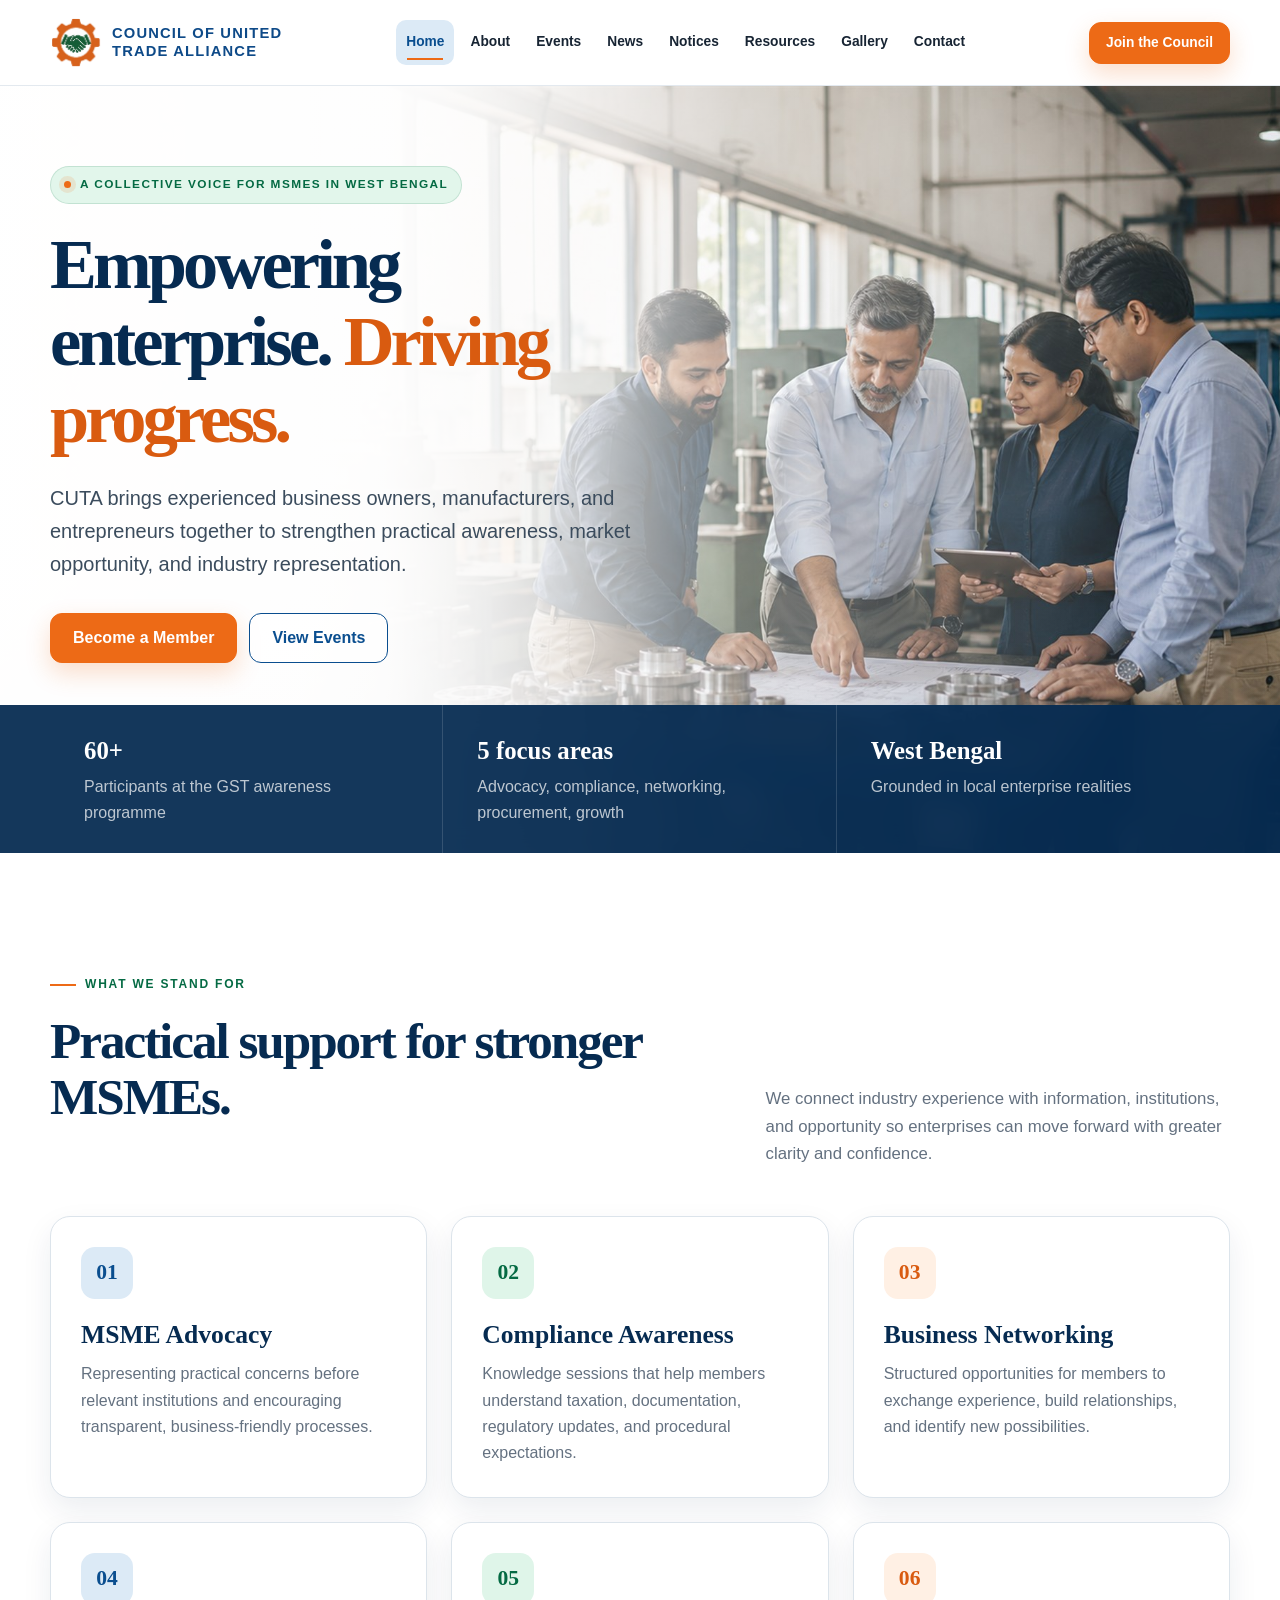
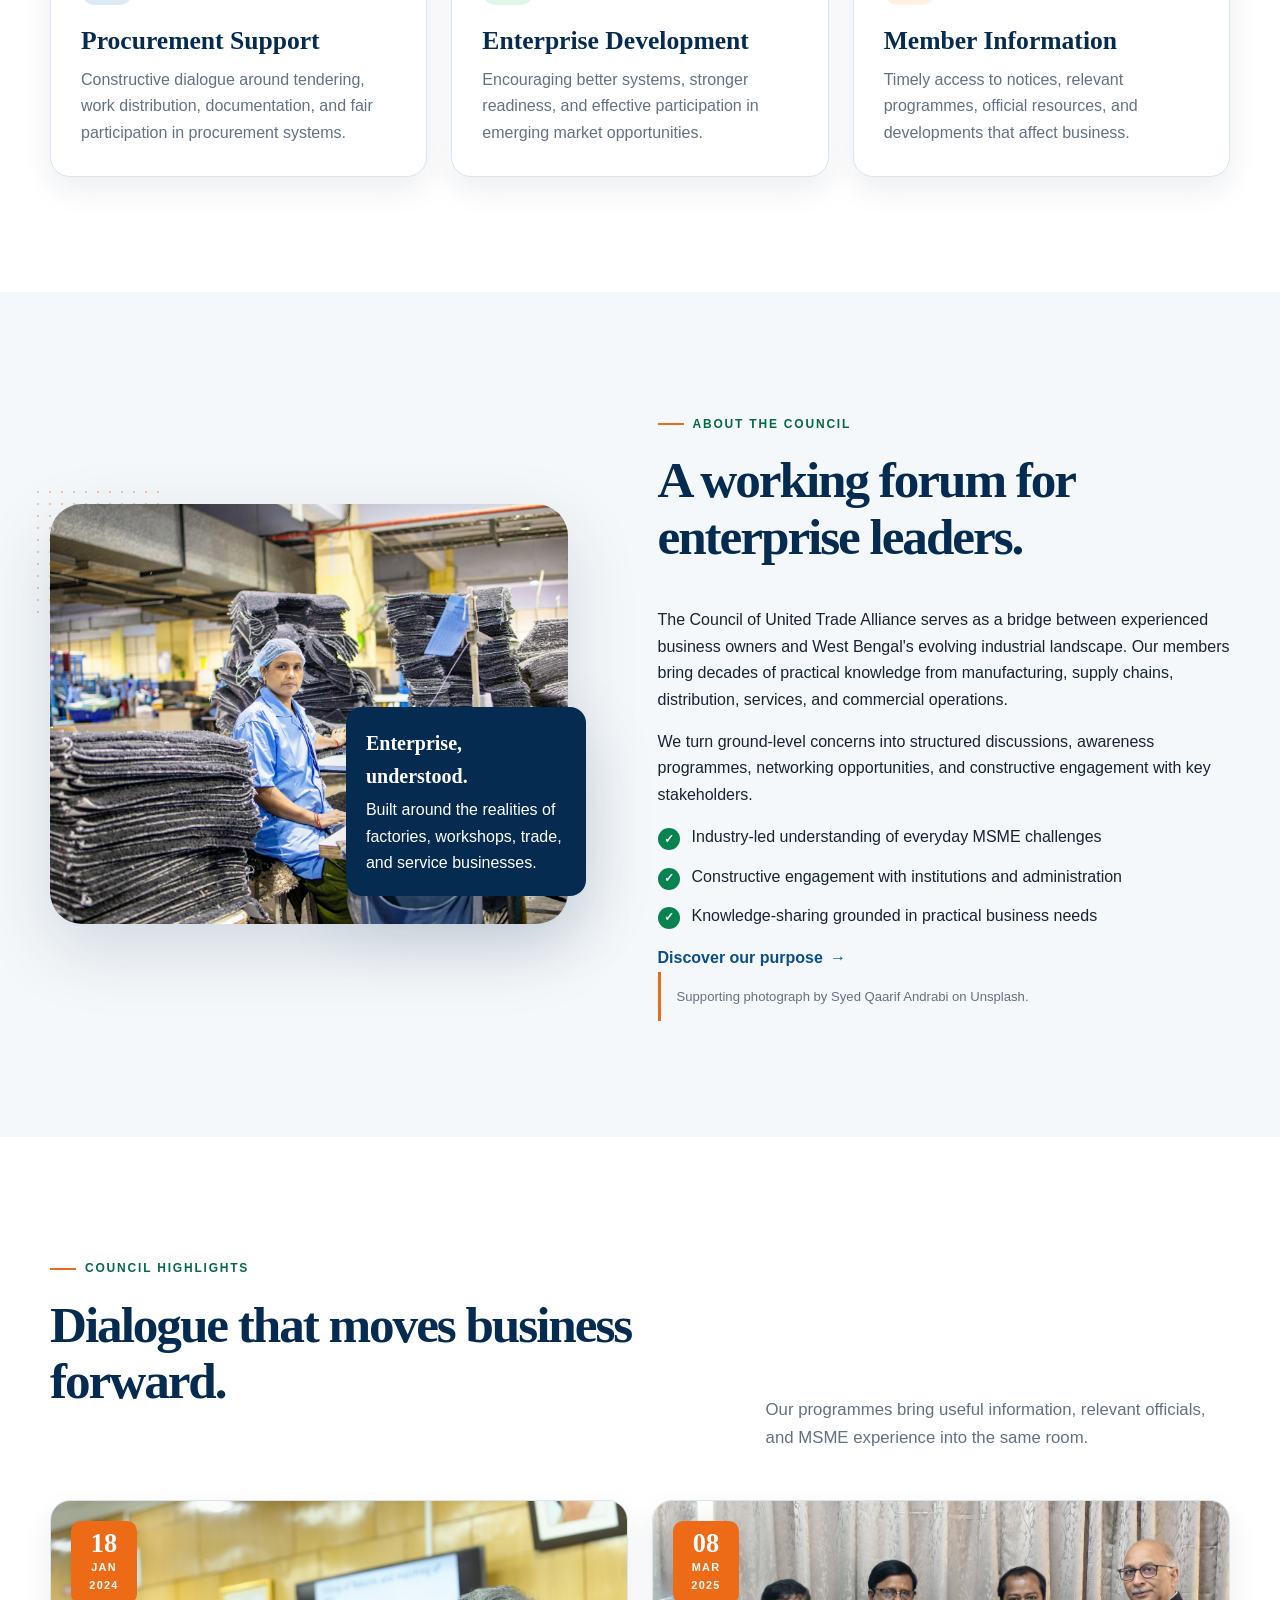
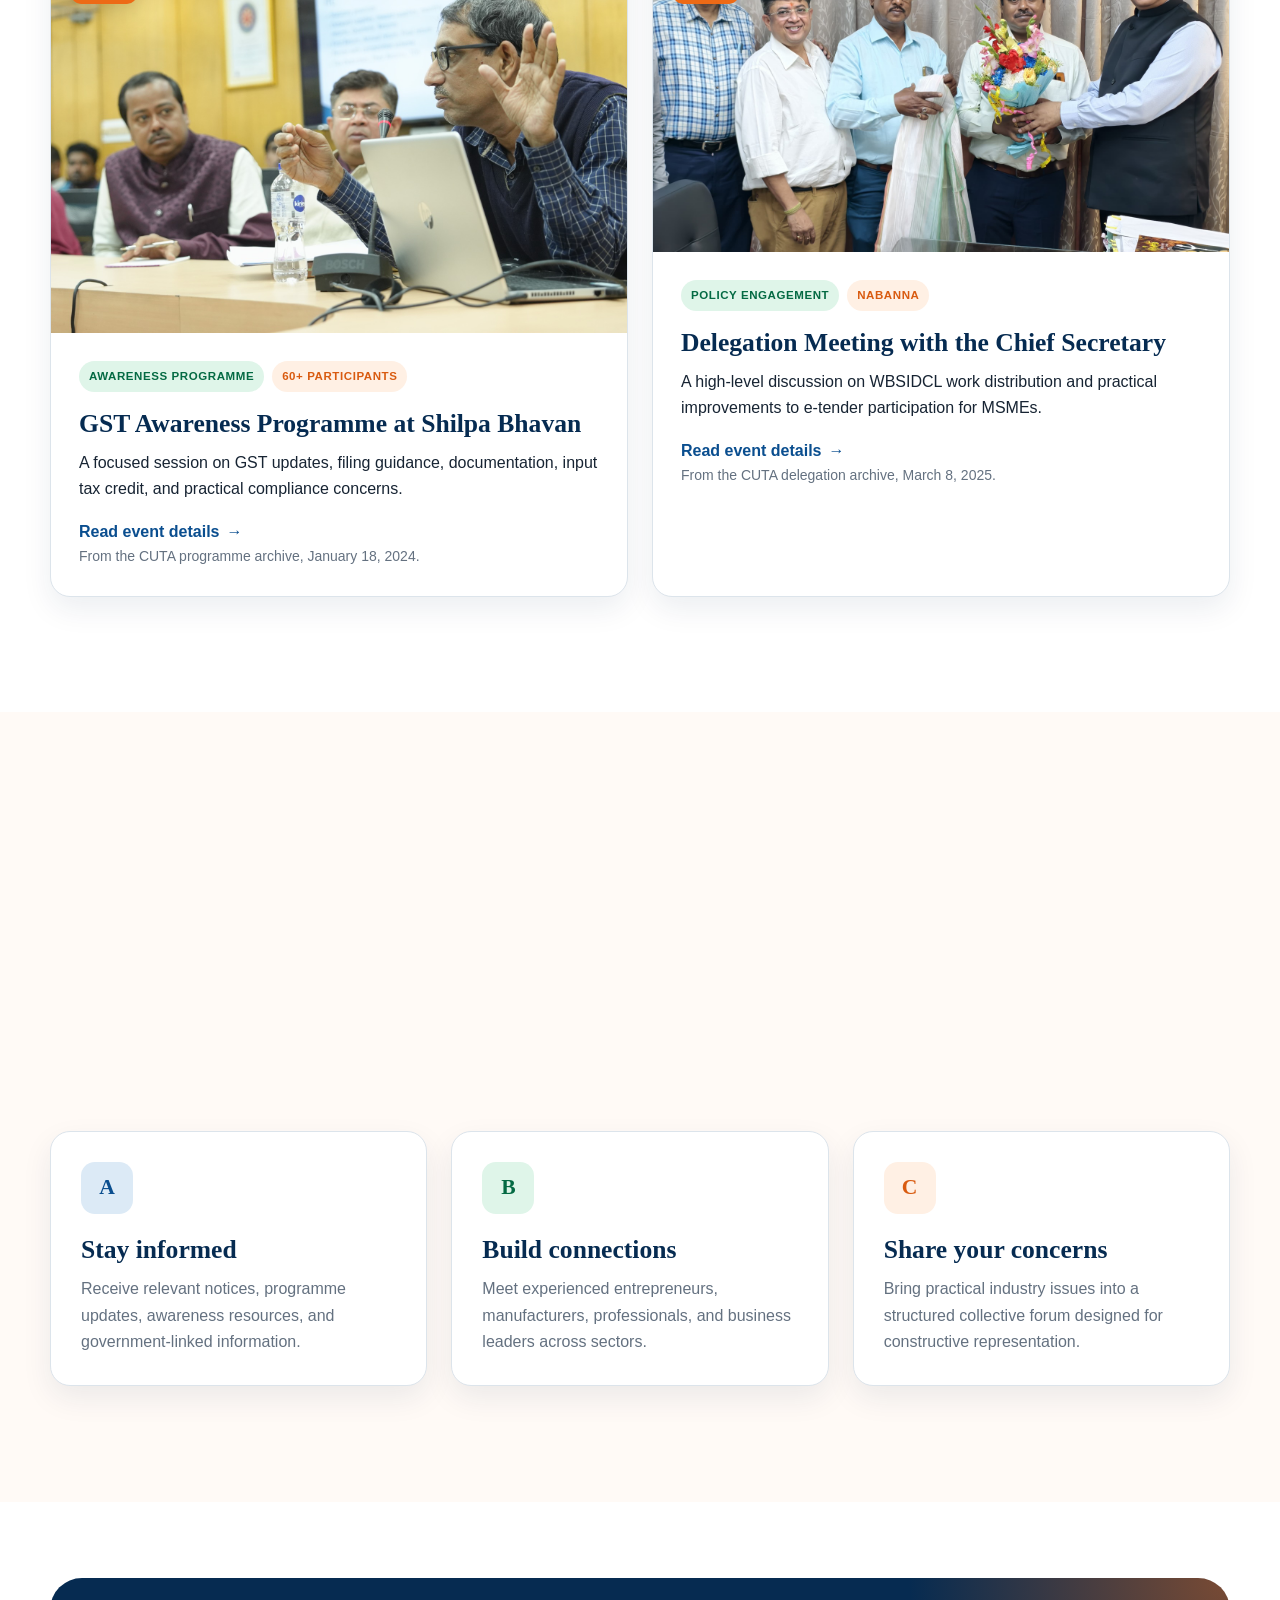
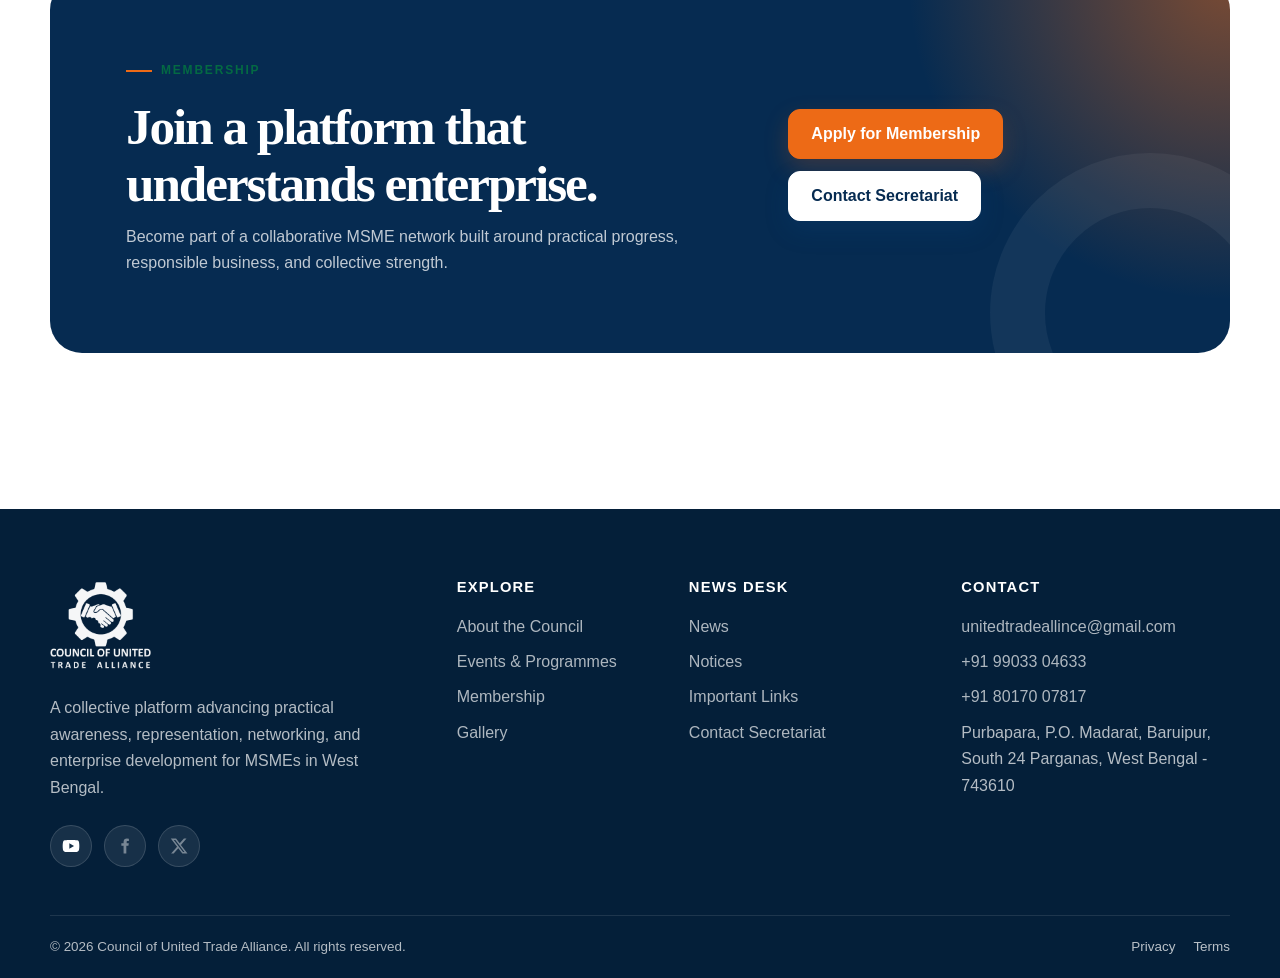
<file: index.html>
<!doctype html>
<html lang="en">
<head>
  <meta charset="utf-8">
  <meta name="viewport" content="width=device-width, initial-scale=1">
  <meta name="description" content="Council of United Trade Alliance is a West Bengal-based MSME association supporting manufacturers, entrepreneurs, and business owners through advocacy, awareness, networking, and enterprise development.">
  <meta name="theme-color" content="#062b51">
  <title>Council of United Trade Alliance | MSME Association in West Bengal</title>
  <link rel="icon" href="assets/images/cuta-logo-mark.png" type="image/png">
  <link rel="stylesheet" href="assets/css/styles.css">
  <script src="assets/js/main.js?v=20260724" defer></script>
</head>
<body data-page="home">
  <a class="skip-link" href="#main-content">Skip to content</a>
  <div class="site-loader" aria-label="Loading website">
    <div class="loader-inner">
      <img class="loader-mark" src="assets/images/cuta-logo-mark.png" alt="">
      <div class="loader-line"></div>
    </div>
  </div>
  <div data-site-header></div>

  <main id="main-content">
    <section class="hero">
      <div class="hero-media">
        <img src="assets/images/hero-msme.jpg" alt="Indian MSME professionals reviewing manufacturing plans in a workshop">
      </div>
      <div class="container hero-inner">
        <div class="hero-copy">
          <span class="hero-kicker">A collective voice for MSMEs in West Bengal</span>
          <h1>Empowering enterprise. <span class="text-accent">Driving progress.</span></h1>
          <p class="lead">CUTA brings experienced business owners, manufacturers, and entrepreneurs together to strengthen practical awareness, market opportunity, and industry representation.</p>
          <div class="button-row">
            <a class="btn btn-orange cta-pulse" href="members.html#apply">Become a Member</a>
            <a class="btn btn-outline" href="events.html">View Events</a>
          </div>
        </div>
      </div>
      <div class="hero-stats">
        <div class="container stats-grid">
          <div class="stat"><strong>60+</strong> Participants at the GST awareness programme</div>
          <div class="stat"><strong>5 focus areas</strong> Advocacy, compliance, networking, procurement, growth</div>
          <div class="stat"><strong>West Bengal</strong> Grounded in local enterprise realities</div>
        </div>
      </div>
    </section>

    <section class="section">
      <div class="container">
        <div class="section-heading reveal">
          <div>
            <span class="eyebrow">What we stand for</span>
            <h2>Practical support for stronger MSMEs.</h2>
          </div>
          <p>We connect industry experience with information, institutions, and opportunity so enterprises can move forward with greater clarity and confidence.</p>
        </div>
        <div class="grid-3">
          <article class="card reveal">
            <span class="icon-box">01</span>
            <h3>MSME Advocacy</h3>
            <p>Representing practical concerns before relevant institutions and encouraging transparent, business-friendly processes.</p>
          </article>
          <article class="card reveal">
            <span class="icon-box">02</span>
            <h3>Compliance Awareness</h3>
            <p>Knowledge sessions that help members understand taxation, documentation, regulatory updates, and procedural expectations.</p>
          </article>
          <article class="card reveal">
            <span class="icon-box">03</span>
            <h3>Business Networking</h3>
            <p>Structured opportunities for members to exchange experience, build relationships, and identify new possibilities.</p>
          </article>
          <article class="card reveal">
            <span class="icon-box">04</span>
            <h3>Procurement Support</h3>
            <p>Constructive dialogue around tendering, work distribution, documentation, and fair participation in procurement systems.</p>
          </article>
          <article class="card reveal">
            <span class="icon-box">05</span>
            <h3>Enterprise Development</h3>
            <p>Encouraging better systems, stronger readiness, and effective participation in emerging market opportunities.</p>
          </article>
          <article class="card reveal">
            <span class="icon-box">06</span>
            <h3>Member Information</h3>
            <p>Timely access to notices, relevant programmes, official resources, and developments that affect business.</p>
          </article>
        </div>
      </div>
    </section>

    <section class="section surface-soft">
      <div class="container split">
        <div class="image-frame reveal">
          <img src="assets/images/factory-worker.jpg" alt="Worker in an Indian manufacturing facility" loading="lazy">
          <div class="image-note">
            <strong>Enterprise, understood.</strong>
            Built around the realities of factories, workshops, trade, and service businesses.
          </div>
        </div>
        <div class="reveal">
          <span class="eyebrow">About the Council</span>
          <h2>A working forum for enterprise leaders.</h2>
          <p>The Council of United Trade Alliance serves as a bridge between experienced business owners and West Bengal's evolving industrial landscape. Our members bring decades of practical knowledge from manufacturing, supply chains, distribution, services, and commercial operations.</p>
          <p>We turn ground-level concerns into structured discussions, awareness programmes, networking opportunities, and constructive engagement with key stakeholders.</p>
          <ul class="check-list">
            <li>Industry-led understanding of everyday MSME challenges</li>
            <li>Constructive engagement with institutions and administration</li>
            <li>Knowledge-sharing grounded in practical business needs</li>
          </ul>
          <a class="text-link" href="about.html">Discover our purpose</a>
          <p class="source-note">Supporting photograph by Syed Qaarif Andrabi on Unsplash.</p>
        </div>
      </div>
    </section>

    <section class="section">
      <div class="container">
        <div class="section-heading reveal">
          <div>
            <span class="eyebrow">Council highlights</span>
            <h2>Dialogue that moves business forward.</h2>
          </div>
          <p>Our programmes bring useful information, relevant officials, and MSME experience into the same room.</p>
        </div>
        <div class="grid-2">
          <article class="event-card reveal">
            <div class="event-card-image">
              <img src="assets/images/ownphotos/1.jpeg" alt="Technical speaker addressing participants during the GST Awareness Programme at Shilpa Bhavan" loading="lazy">
              <div class="event-date"><strong>18</strong><span>Jan 2024</span></div>
            </div>
            <div class="event-card-body">
              <div class="tag-row"><span class="tag">Awareness programme</span><span class="tag orange">60+ participants</span></div>
              <h3>GST Awareness Programme at Shilpa Bhavan</h3>
              <p>A focused session on GST updates, filing guidance, documentation, input tax credit, and practical compliance concerns.</p>
              <a class="text-link" href="events.html#gst-programme">Read event details</a>
              <p class="small muted">From the CUTA programme archive, January 18, 2024.</p>
            </div>
          </article>
          <article class="event-card reveal">
            <div class="event-card-image event-card-image-focus-right">
              <img src="assets/images/ownphotos/8.jpeg" alt="CUTA delegation with Chief Secretary Shri Manoj Pant at Nabanna" loading="lazy">
              <div class="event-date"><strong>08</strong><span>Mar 2025</span></div>
            </div>
            <div class="event-card-body">
              <div class="tag-row"><span class="tag">Policy engagement</span><span class="tag orange">Nabanna</span></div>
              <h3>Delegation Meeting with the Chief Secretary</h3>
              <p>A high-level discussion on WBSIDCL work distribution and practical improvements to e-tender participation for MSMEs.</p>
              <a class="text-link" href="events.html#nabanna-meeting">Read event details</a>
              <p class="small muted">From the CUTA delegation archive, March 8, 2025.</p>
            </div>
          </article>
        </div>
      </div>
    </section>

    <section class="section surface-warm">
      <div class="container">
        <div class="section-heading center reveal">
          <span class="eyebrow">Why join CUTA</span>
          <h2>A stronger platform for serious business owners.</h2>
          <p>Membership keeps you informed, connected, and represented within a wider manufacturing and business community.</p>
        </div>
        <div class="grid-3">
          <article class="card reveal">
            <span class="icon-box">A</span>
            <h3>Stay informed</h3>
            <p>Receive relevant notices, programme updates, awareness resources, and government-linked information.</p>
          </article>
          <article class="card reveal">
            <span class="icon-box">B</span>
            <h3>Build connections</h3>
            <p>Meet experienced entrepreneurs, manufacturers, professionals, and business leaders across sectors.</p>
          </article>
          <article class="card reveal">
            <span class="icon-box">C</span>
            <h3>Share your concerns</h3>
            <p>Bring practical industry issues into a structured collective forum designed for constructive representation.</p>
          </article>
        </div>
      </div>
    </section>

    <section class="section-sm">
      <div class="container">
        <div class="cta-band reveal">
          <div class="cta-band-inner">
            <div>
              <span class="eyebrow">Membership</span>
              <h2>Join a platform that understands enterprise.</h2>
              <p>Become part of a collaborative MSME network built around practical progress, responsible business, and collective strength.</p>
            </div>
            <div class="button-row">
              <a class="btn btn-orange cta-pulse" href="members.html#apply">Apply for Membership</a>
              <a class="btn btn-light" href="contact.html">Contact Secretariat</a>
            </div>
          </div>
        </div>
      </div>
    </section>
  </main>

  <div data-site-footer></div>
</body>
</html>
</file>
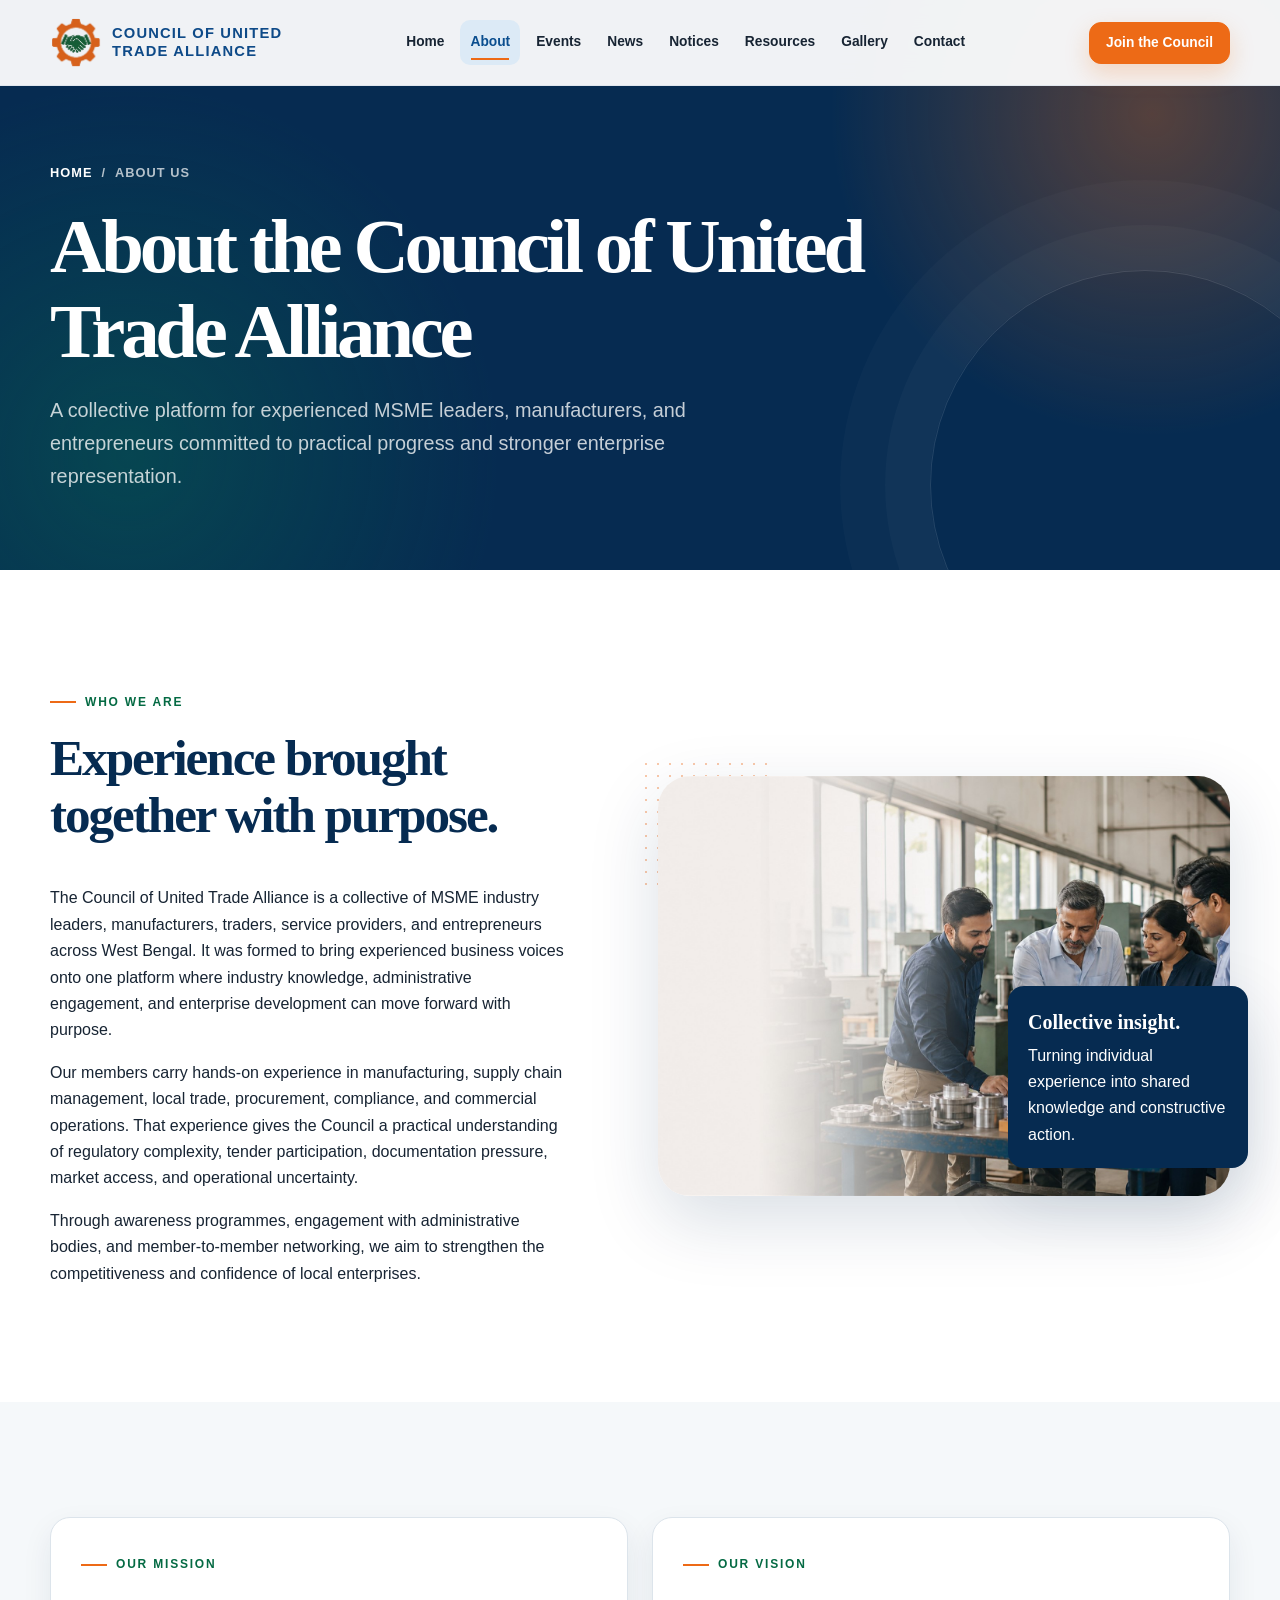
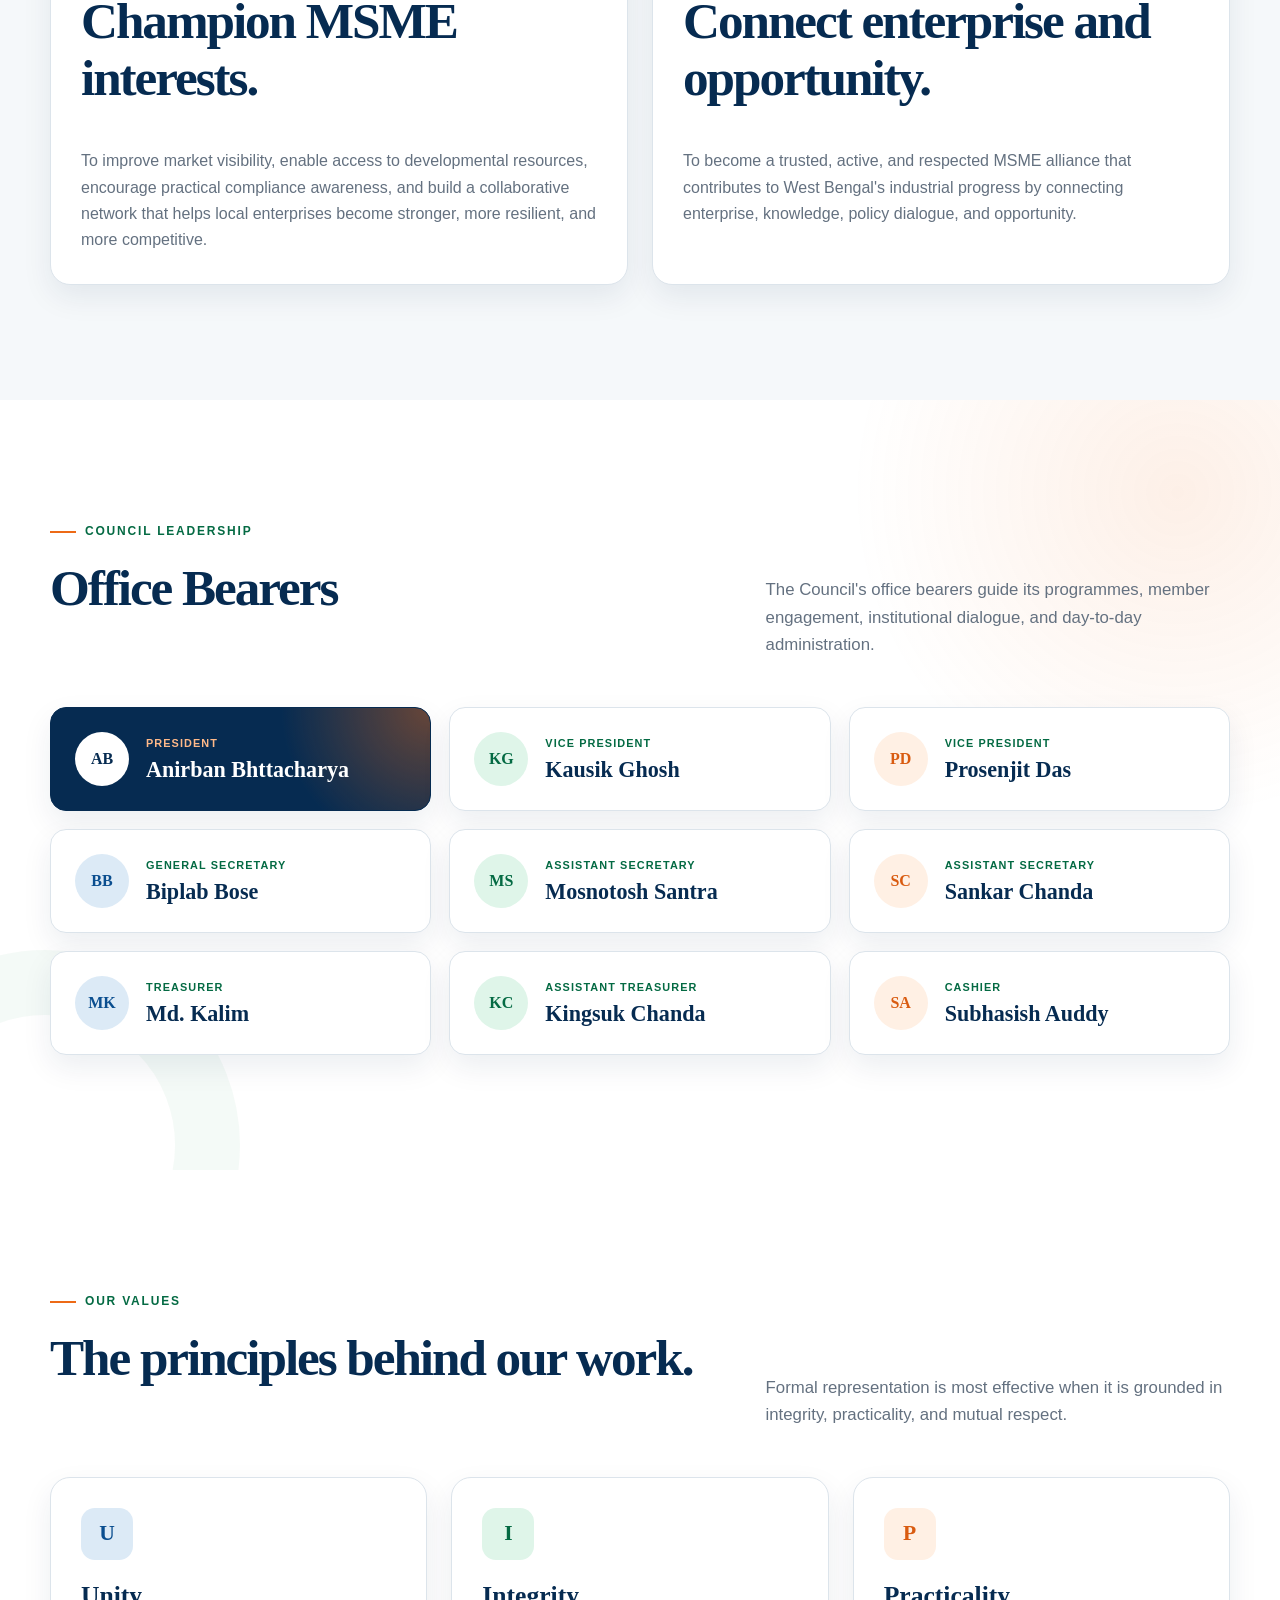
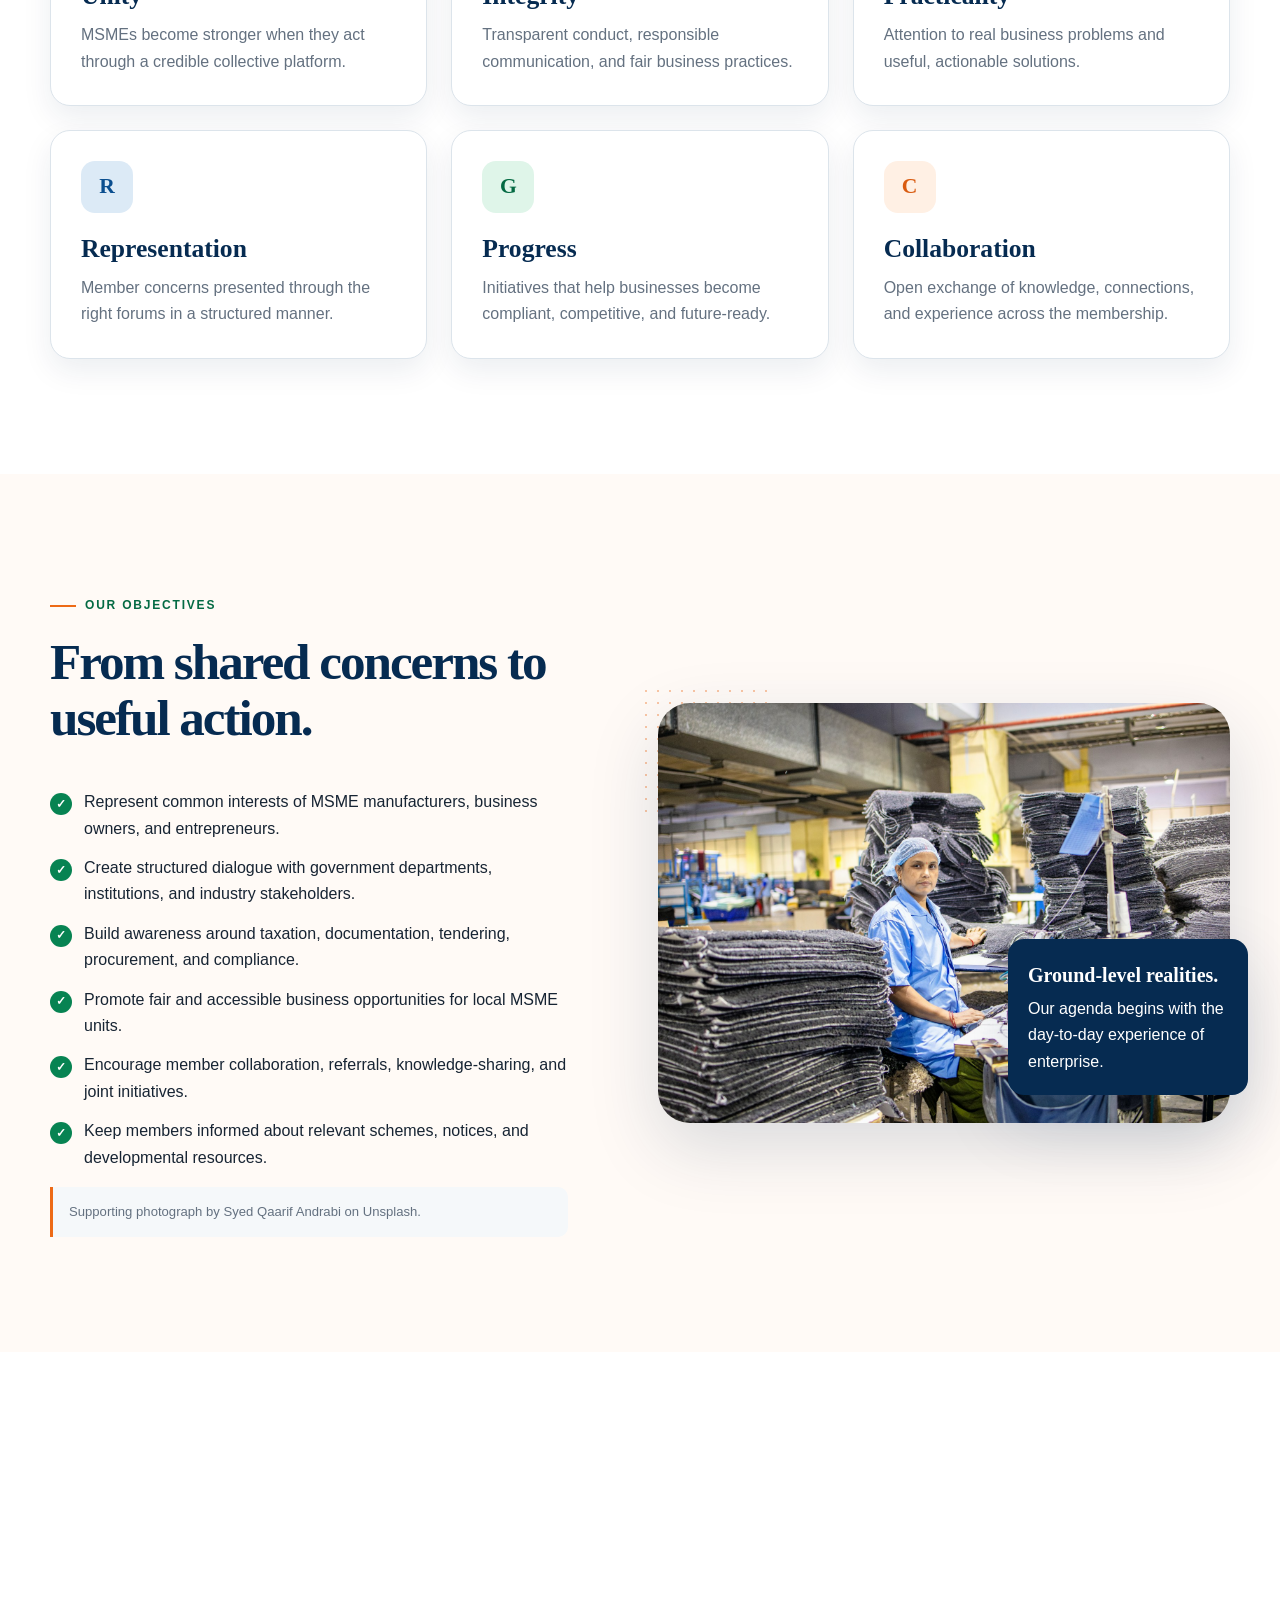
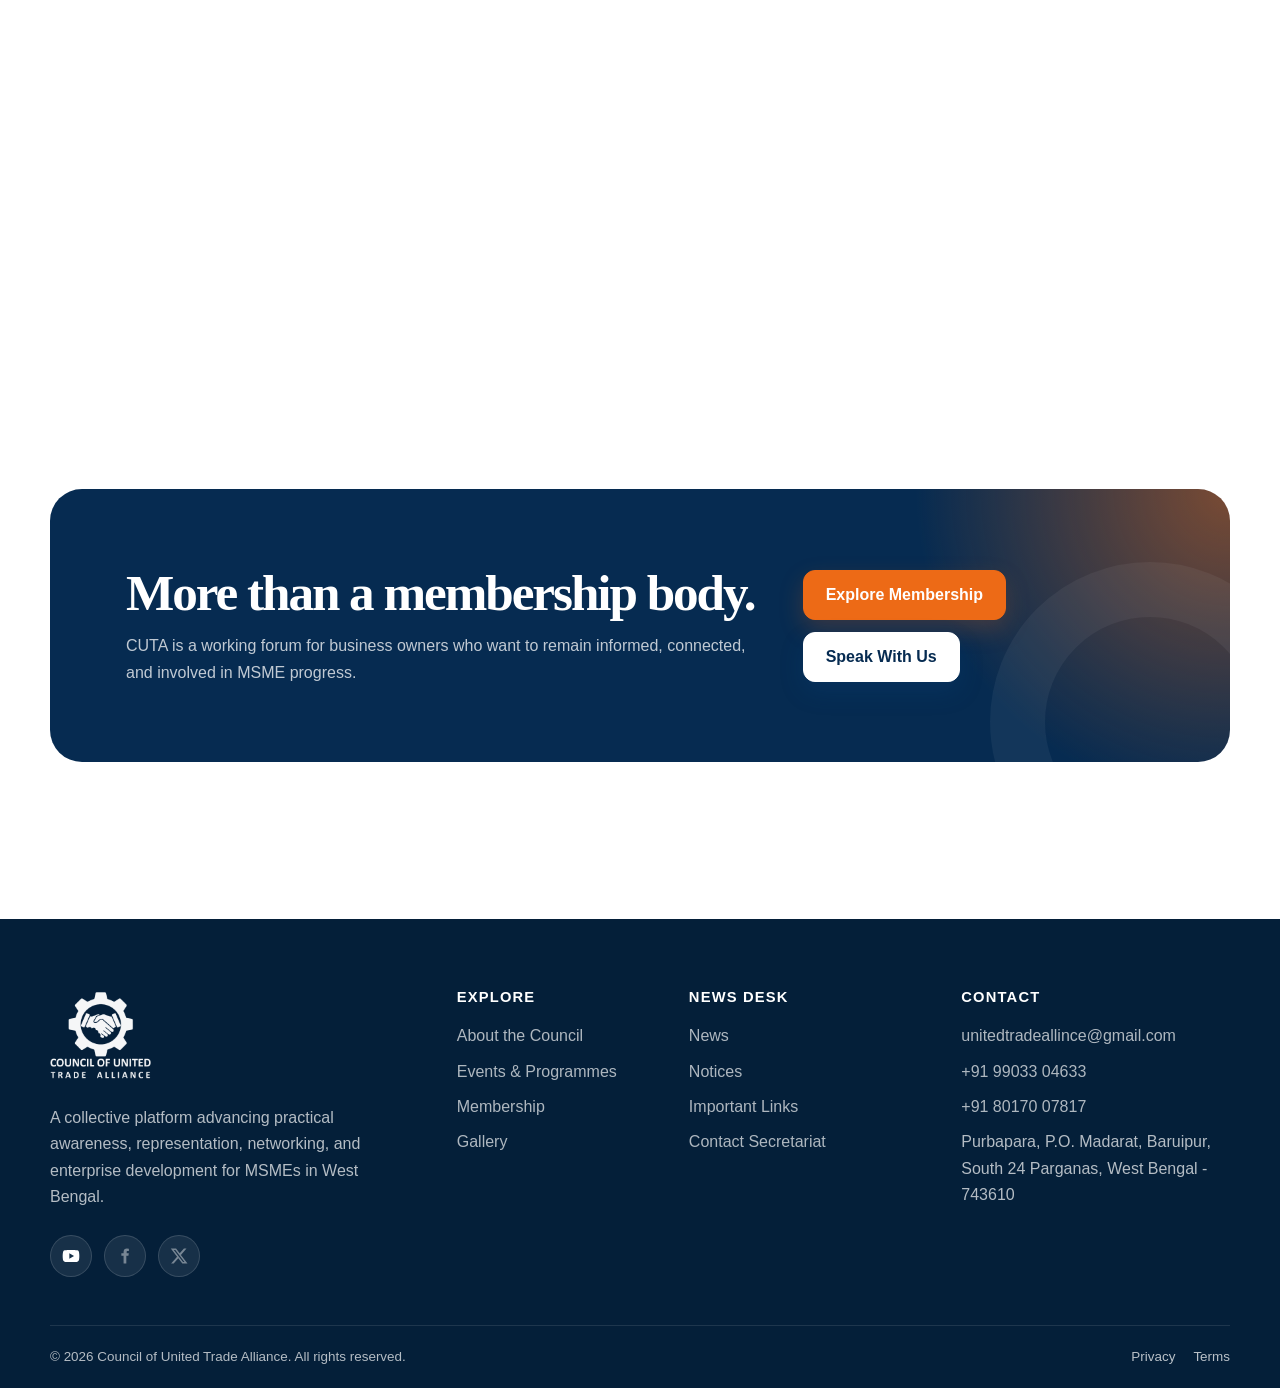
<file: about.html>
<!doctype html>
<html lang="en">
<head>
  <meta charset="utf-8">
  <meta name="viewport" content="width=device-width, initial-scale=1">
  <meta name="description" content="Learn about the Council of United Trade Alliance, a West Bengal MSME alliance representing manufacturers, entrepreneurs, and business owners through advocacy, awareness, and networking.">
  <meta name="theme-color" content="#062b51">
  <title>About Us | Council of United Trade Alliance</title>
  <link rel="icon" href="assets/images/cuta-logo-mark.png" type="image/png">
  <link rel="stylesheet" href="assets/css/styles.css">
  <script src="assets/js/main.js?v=20260724" defer></script>
</head>
<body data-page="about">
  <a class="skip-link" href="#main-content">Skip to content</a>
  <div class="site-loader" aria-label="Loading website"><div class="loader-inner"><img class="loader-mark" src="assets/images/cuta-logo-mark.png" alt=""><div class="loader-line"></div></div></div>
  <div data-site-header></div>

  <main id="main-content">
    <section class="page-hero">
      <div class="container">
        <div class="breadcrumb"><a href="index.html">Home</a><span>About Us</span></div>
        <h1>About the Council of United Trade Alliance</h1>
        <p>A collective platform for experienced MSME leaders, manufacturers, and entrepreneurs committed to practical progress and stronger enterprise representation.</p>
      </div>
    </section>

    <section class="section">
      <div class="container split">
        <div class="reveal">
          <span class="eyebrow">Who we are</span>
          <h2>Experience brought together with purpose.</h2>
          <p>The Council of United Trade Alliance is a collective of MSME industry leaders, manufacturers, traders, service providers, and entrepreneurs across West Bengal. It was formed to bring experienced business voices onto one platform where industry knowledge, administrative engagement, and enterprise development can move forward with purpose.</p>
          <p>Our members carry hands-on experience in manufacturing, supply chain management, local trade, procurement, compliance, and commercial operations. That experience gives the Council a practical understanding of regulatory complexity, tender participation, documentation pressure, market access, and operational uncertainty.</p>
          <p>Through awareness programmes, engagement with administrative bodies, and member-to-member networking, we aim to strengthen the competitiveness and confidence of local enterprises.</p>
        </div>
        <div class="image-frame reveal">
          <img src="assets/images/hero-msme.jpg" alt="Indian manufacturing professionals collaborating over technical plans" loading="lazy">
          <div class="image-note"><strong>Collective insight.</strong>Turning individual experience into shared knowledge and constructive action.</div>
        </div>
      </div>
    </section>

    <section class="section surface-soft">
      <div class="container grid-2">
        <article class="card reveal">
          <span class="eyebrow">Our mission</span>
          <h2>Champion MSME interests.</h2>
          <p>To improve market visibility, enable access to developmental resources, encourage practical compliance awareness, and build a collaborative network that helps local enterprises become stronger, more resilient, and more competitive.</p>
        </article>
        <article class="card reveal">
          <span class="eyebrow">Our vision</span>
          <h2>Connect enterprise and opportunity.</h2>
          <p>To become a trusted, active, and respected MSME alliance that contributes to West Bengal's industrial progress by connecting enterprise, knowledge, policy dialogue, and opportunity.</p>
        </article>
      </div>
    </section>

    <section class="section leadership-section" id="office-bearers">
      <div class="container">
        <div class="section-heading reveal">
          <div>
            <span class="eyebrow">Council leadership</span>
            <h2>Office Bearers</h2>
          </div>
          <p>The Council's office bearers guide its programmes, member engagement, institutional dialogue, and day-to-day administration.</p>
        </div>
        <div class="office-bearers-grid">
          <article class="office-bearer-card office-bearer-primary reveal">
            <span class="office-bearer-initials" aria-hidden="true">AB</span>
            <div><span class="office-bearer-role">President</span><h3>Anirban Bhttacharya</h3></div>
          </article>
          <article class="office-bearer-card reveal">
            <span class="office-bearer-initials" aria-hidden="true">KG</span>
            <div><span class="office-bearer-role">Vice President</span><h3>Kausik Ghosh</h3></div>
          </article>
          <article class="office-bearer-card reveal">
            <span class="office-bearer-initials" aria-hidden="true">PD</span>
            <div><span class="office-bearer-role">Vice President</span><h3>Prosenjit Das</h3></div>
          </article>
          <article class="office-bearer-card reveal">
            <span class="office-bearer-initials" aria-hidden="true">BB</span>
            <div><span class="office-bearer-role">General Secretary</span><h3>Biplab Bose</h3></div>
          </article>
          <article class="office-bearer-card reveal">
            <span class="office-bearer-initials" aria-hidden="true">MS</span>
            <div><span class="office-bearer-role">Assistant Secretary</span><h3>Mosnotosh Santra</h3></div>
          </article>
          <article class="office-bearer-card reveal">
            <span class="office-bearer-initials" aria-hidden="true">SC</span>
            <div><span class="office-bearer-role">Assistant Secretary</span><h3>Sankar Chanda</h3></div>
          </article>
          <article class="office-bearer-card reveal">
            <span class="office-bearer-initials" aria-hidden="true">MK</span>
            <div><span class="office-bearer-role">Treasurer</span><h3>Md. Kalim</h3></div>
          </article>
          <article class="office-bearer-card reveal">
            <span class="office-bearer-initials" aria-hidden="true">KC</span>
            <div><span class="office-bearer-role">Assistant Treasurer</span><h3>Kingsuk Chanda</h3></div>
          </article>
          <article class="office-bearer-card reveal">
            <span class="office-bearer-initials" aria-hidden="true">SA</span>
            <div><span class="office-bearer-role">Cashier</span><h3>Subhasish Auddy</h3></div>
          </article>
        </div>
      </div>
    </section>

    <section class="section">
      <div class="container">
        <div class="section-heading reveal">
          <div>
            <span class="eyebrow">Our values</span>
            <h2>The principles behind our work.</h2>
          </div>
          <p>Formal representation is most effective when it is grounded in integrity, practicality, and mutual respect.</p>
        </div>
        <div class="grid-3">
          <article class="card reveal"><span class="icon-box">U</span><h3>Unity</h3><p>MSMEs become stronger when they act through a credible collective platform.</p></article>
          <article class="card reveal"><span class="icon-box">I</span><h3>Integrity</h3><p>Transparent conduct, responsible communication, and fair business practices.</p></article>
          <article class="card reveal"><span class="icon-box">P</span><h3>Practicality</h3><p>Attention to real business problems and useful, actionable solutions.</p></article>
          <article class="card reveal"><span class="icon-box">R</span><h3>Representation</h3><p>Member concerns presented through the right forums in a structured manner.</p></article>
          <article class="card reveal"><span class="icon-box">G</span><h3>Progress</h3><p>Initiatives that help businesses become compliant, competitive, and future-ready.</p></article>
          <article class="card reveal"><span class="icon-box">C</span><h3>Collaboration</h3><p>Open exchange of knowledge, connections, and experience across the membership.</p></article>
        </div>
      </div>
    </section>

    <section class="section surface-warm">
      <div class="container split reverse">
        <div class="image-frame reveal">
          <img src="assets/images/factory-worker.jpg" alt="Worker in an Indian industrial workshop" loading="lazy">
          <div class="image-note"><strong>Ground-level realities.</strong>Our agenda begins with the day-to-day experience of enterprise.</div>
        </div>
        <div class="reveal">
          <span class="eyebrow">Our objectives</span>
          <h2>From shared concerns to useful action.</h2>
          <ul class="check-list">
            <li>Represent common interests of MSME manufacturers, business owners, and entrepreneurs.</li>
            <li>Create structured dialogue with government departments, institutions, and industry stakeholders.</li>
            <li>Build awareness around taxation, documentation, tendering, procurement, and compliance.</li>
            <li>Promote fair and accessible business opportunities for local MSME units.</li>
            <li>Encourage member collaboration, referrals, knowledge-sharing, and joint initiatives.</li>
            <li>Keep members informed about relevant schemes, notices, and developmental resources.</li>
          </ul>
          <p class="source-note">Supporting photograph by Syed Qaarif Andrabi on Unsplash.</p>
        </div>
      </div>
    </section>

    <section class="section">
      <div class="container">
        <div class="section-heading center reveal">
          <span class="eyebrow">Who we represent</span>
          <h2>A broad community of enterprise.</h2>
          <p>The Council welcomes eligible organisations and professionals connected with the growth of industry and commerce.</p>
        </div>
        <div class="grid-3">
          <article class="card reveal"><h3>Manufacturers & industrial units</h3><p>Micro, small, and medium enterprises working across production and engineering.</p></article>
          <article class="card reveal"><h3>Trade & distribution</h3><p>Business owners supporting local, regional, and wider supply networks.</p></article>
          <article class="card reveal"><h3>Services & professionals</h3><p>Specialists and institutions contributing to MSME readiness and growth.</p></article>
        </div>
      </div>
    </section>

    <section class="section-sm">
      <div class="container">
        <div class="cta-band reveal">
          <div class="cta-band-inner">
            <div><h2>More than a membership body.</h2><p>CUTA is a working forum for business owners who want to remain informed, connected, and involved in MSME progress.</p></div>
            <div class="button-row"><a class="btn btn-orange cta-pulse" href="members.html#membership">Explore Membership</a><a class="btn btn-light" href="contact.html">Speak With Us</a></div>
          </div>
        </div>
      </div>
    </section>
  </main>

  <div data-site-footer></div>
</body>
</html>
</file>
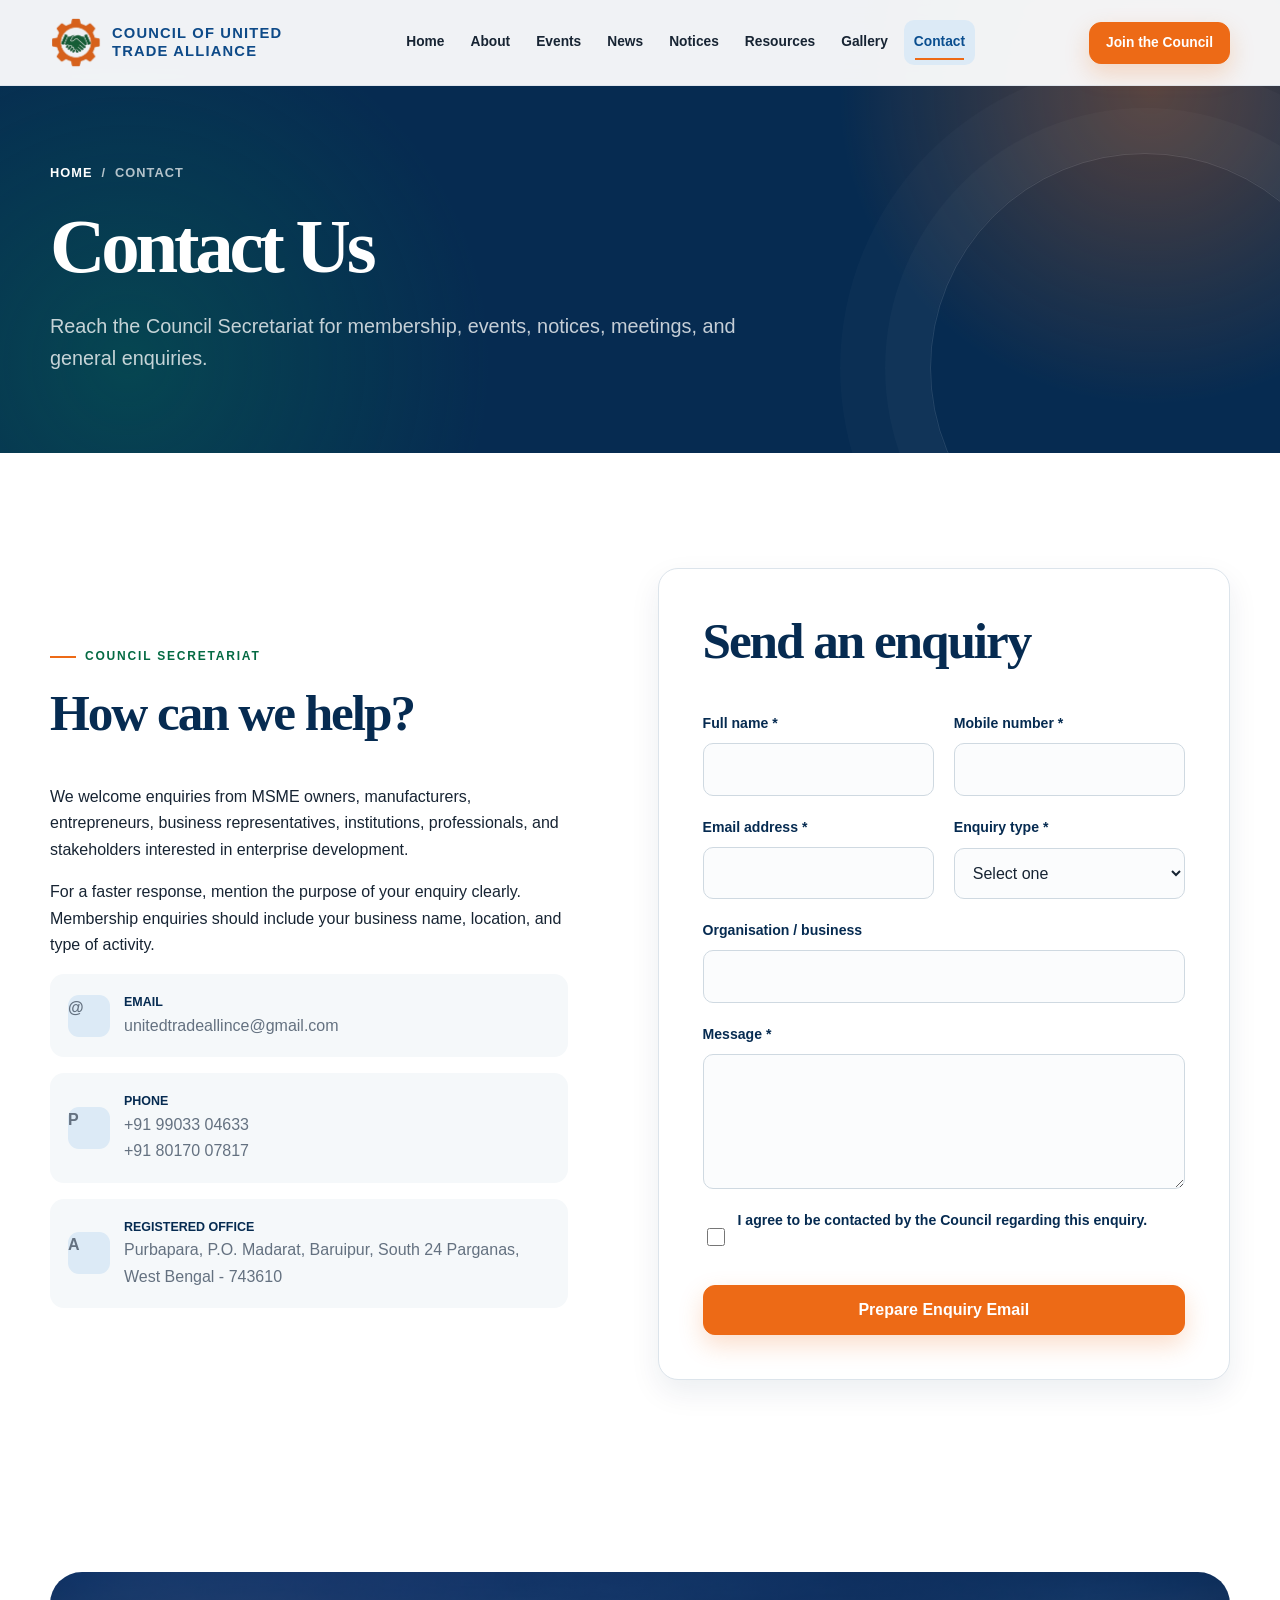
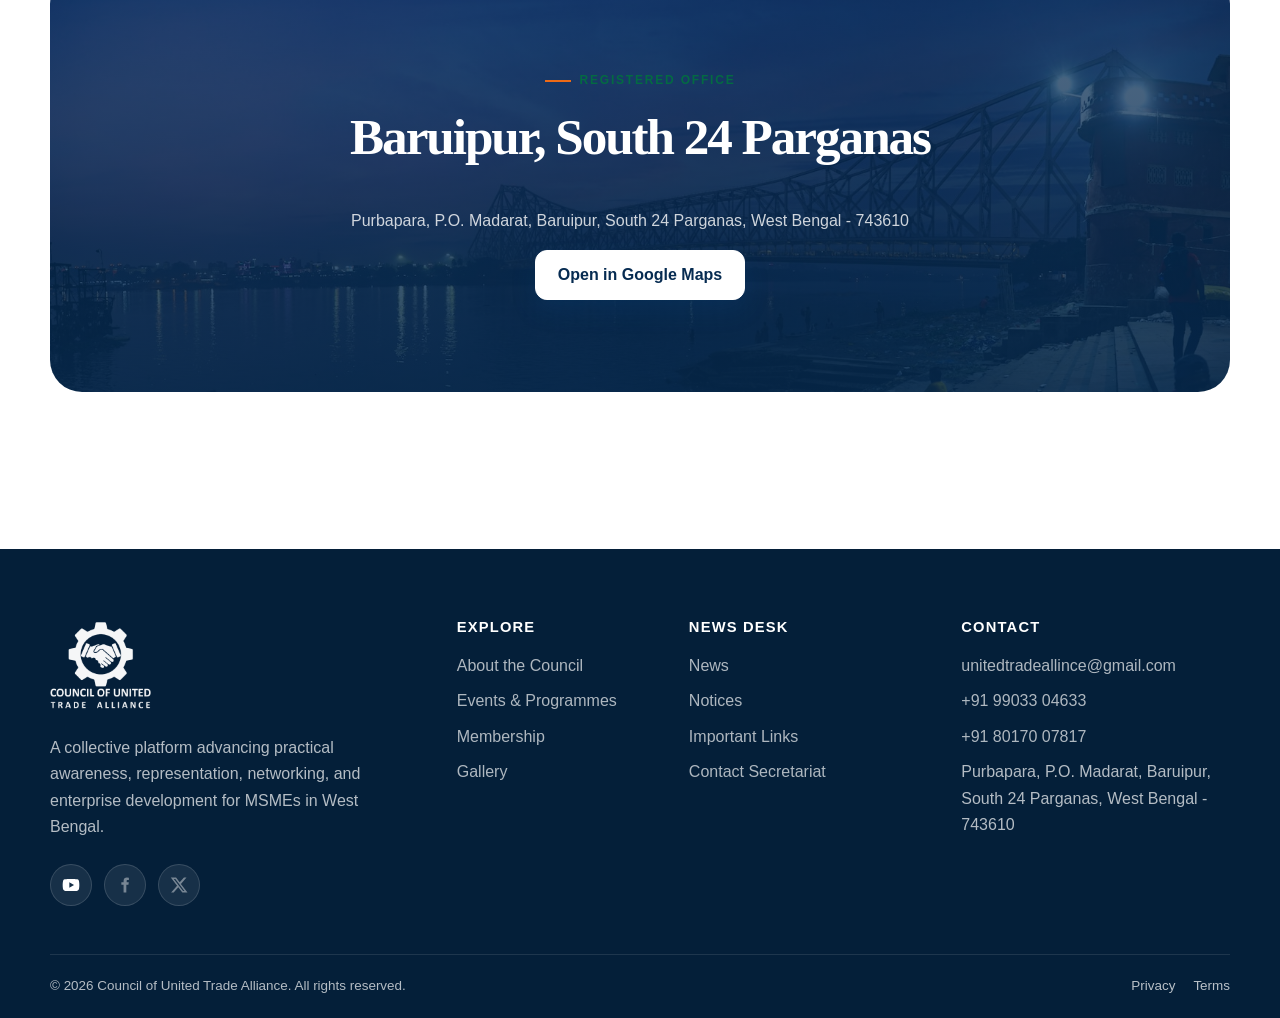
<file: contact.html>
<!doctype html>
<html lang="en">
<head>
  <meta charset="utf-8">
  <meta name="viewport" content="width=device-width, initial-scale=1">
  <meta name="description" content="Contact the Council of United Trade Alliance for membership, MSME events, notices, meetings, and general enquiries.">
  <meta name="theme-color" content="#062b51">
  <title>Contact Us | Council of United Trade Alliance</title>
  <link rel="icon" href="assets/images/cuta-logo-mark.png" type="image/png">
  <link rel="stylesheet" href="assets/css/styles.css">
  <script src="assets/js/main.js?v=20260724" defer></script>
</head>
<body data-page="contact">
  <a class="skip-link" href="#main-content">Skip to content</a>
  <div class="site-loader" aria-label="Loading website"><div class="loader-inner"><img class="loader-mark" src="assets/images/cuta-logo-mark.png" alt=""><div class="loader-line"></div></div></div>
  <div data-site-header></div>

  <main id="main-content">
    <section class="page-hero">
      <div class="container">
        <div class="breadcrumb"><a href="index.html">Home</a><span>Contact</span></div>
        <h1>Contact Us</h1>
        <p>Reach the Council Secretariat for membership, events, notices, meetings, and general enquiries.</p>
      </div>
    </section>

    <section class="section">
      <div class="container split">
        <div class="reveal">
          <span class="eyebrow">Council Secretariat</span>
          <h2>How can we help?</h2>
          <p>We welcome enquiries from MSME owners, manufacturers, entrepreneurs, business representatives, institutions, professionals, and stakeholders interested in enterprise development.</p>
          <p>For a faster response, mention the purpose of your enquiry clearly. Membership enquiries should include your business name, location, and type of activity.</p>
          <ul class="contact-list">
            <li><span class="contact-symbol">@</span><div><strong>Email</strong><a href="mailto:unitedtradeallince@gmail.com">unitedtradeallince@gmail.com</a></div></li>
            <li><span class="contact-symbol">P</span><div><strong>Phone</strong><a href="tel:+919903304633">+91 99033 04633</a><a href="tel:+918017007817">+91 80170 07817</a></div></li>
            <li><span class="contact-symbol">A</span><div><strong>Registered Office</strong><span>Purbapara, P.O. Madarat, Baruipur, South 24 Parganas, West Bengal - 743610</span></div></li>
          </ul>
        </div>
        <form class="form-card reveal" data-email-form="contact">
          <h2>Send an enquiry</h2>
          <div class="form-grid">
            <div class="field">
              <label for="contact-name">Full name *</label>
              <input id="contact-name" name="name" type="text" autocomplete="name" required>
            </div>
            <div class="field">
              <label for="contact-phone">Mobile number *</label>
              <input id="contact-phone" name="mobile" type="tel" autocomplete="tel" required>
            </div>
            <div class="field">
              <label for="contact-email">Email address *</label>
              <input id="contact-email" name="email" type="email" autocomplete="email" required>
            </div>
            <div class="field">
              <label for="contact-type">Enquiry type *</label>
              <select id="contact-type" name="enquiryType" required>
                <option value="">Select one</option>
                <option>Membership</option>
                <option>Event</option>
                <option>Notice</option>
                <option>Member Support</option>
                <option>General Enquiry</option>
              </select>
            </div>
            <div class="field full">
              <label for="contact-organisation">Organisation / business</label>
              <input id="contact-organisation" name="organisation" type="text" autocomplete="organization">
            </div>
            <div class="field full">
              <label for="contact-message">Message *</label>
              <textarea id="contact-message" name="message" required></textarea>
            </div>
            <div class="field full">
              <label class="checkbox"><input type="checkbox" name="consent" required><span>I agree to be contacted by the Council regarding this enquiry.</span></label>
            </div>
            <div class="field full">
              <button class="btn btn-orange cta-pulse" type="submit">Prepare Enquiry Email</button>
              <div class="form-status" role="status"></div>
            </div>
          </div>
        </form>
      </div>
    </section>

    <section class="section-sm">
      <div class="container">
        <div class="map-panel reveal">
          <div>
            <span class="eyebrow">Registered office</span>
            <h2>Baruipur, South 24 Parganas</h2>
            <p>Purbapara, P.O. Madarat, Baruipur, South 24 Parganas, West Bengal - 743610</p>
            <a class="btn btn-light" href="https://www.google.com/maps/search/?api=1&query=Purbapara%2C%20Madarat%2C%20Baruipur%2C%20West%20Bengal%20743610" target="_blank" rel="noopener noreferrer">Open in Google Maps</a>
          </div>
        </div>
      </div>
    </section>
  </main>
  <div data-site-footer></div>
</body>
</html>
</file>
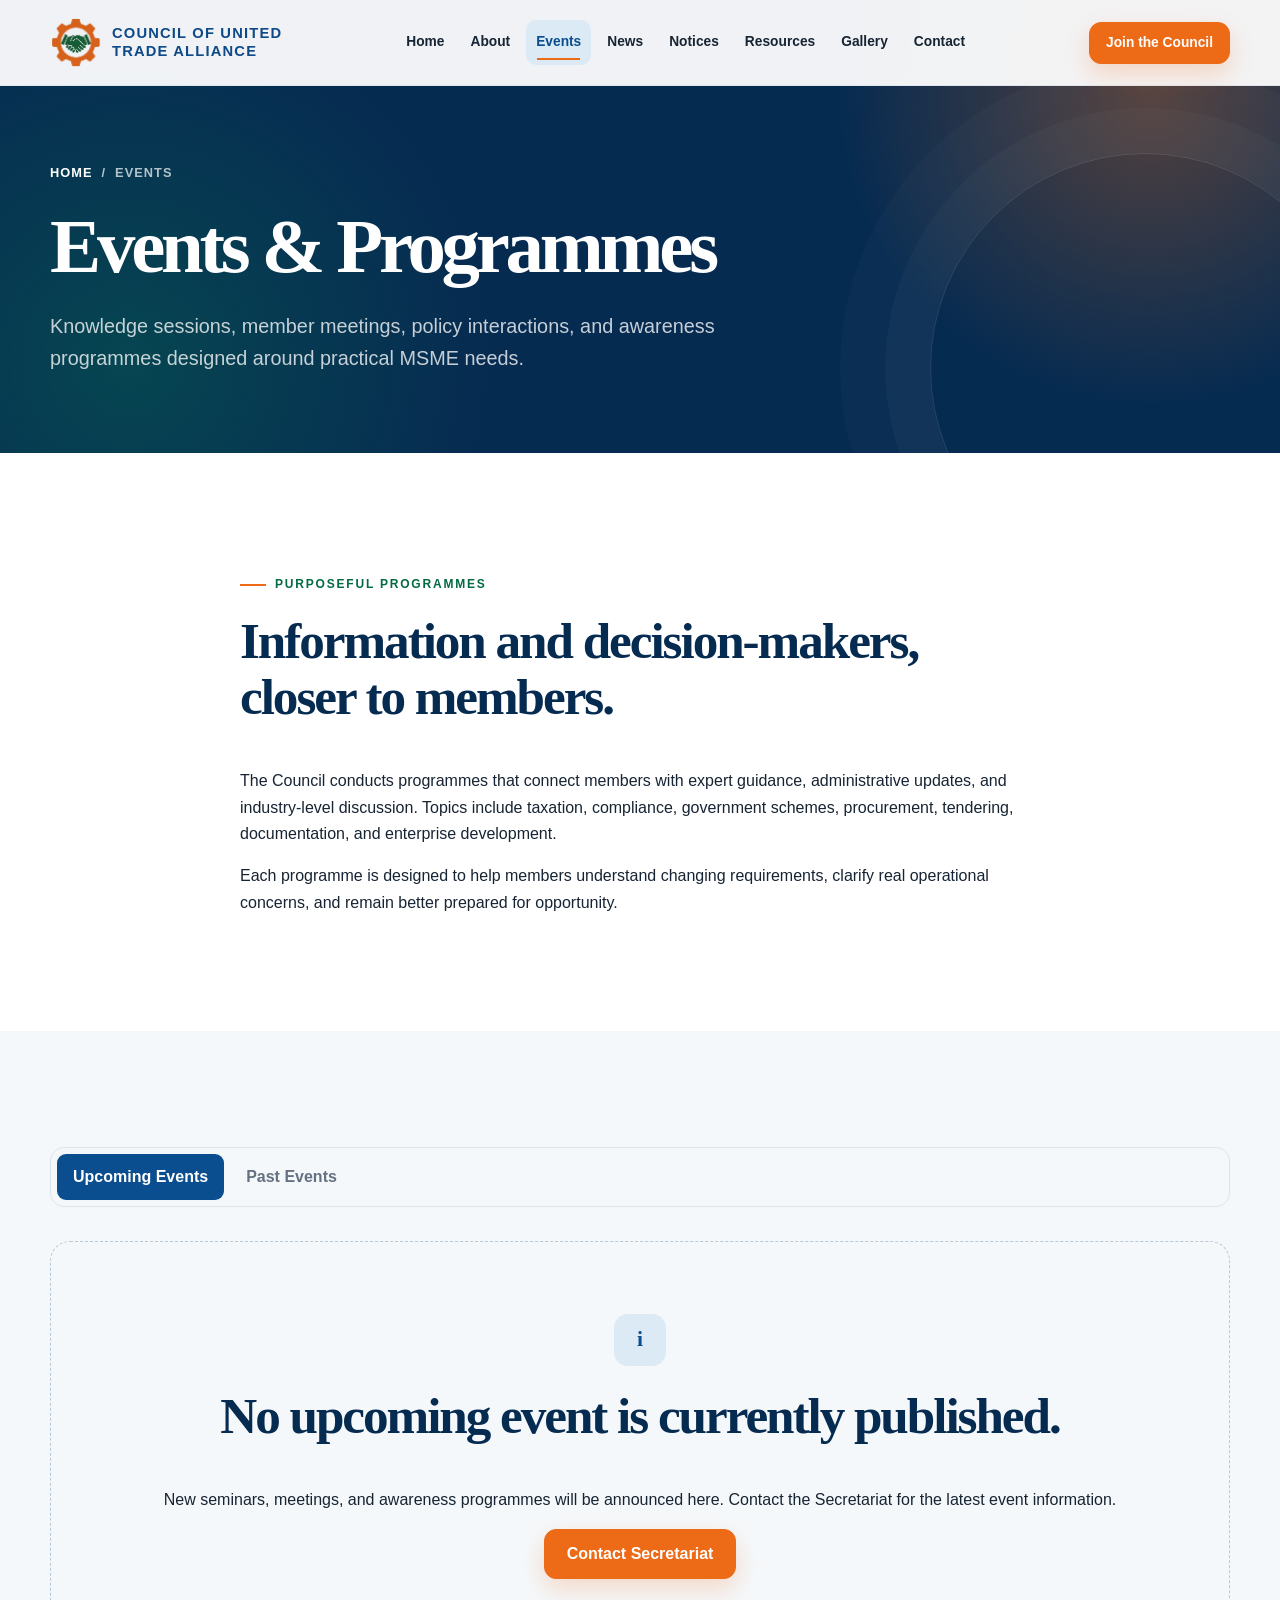
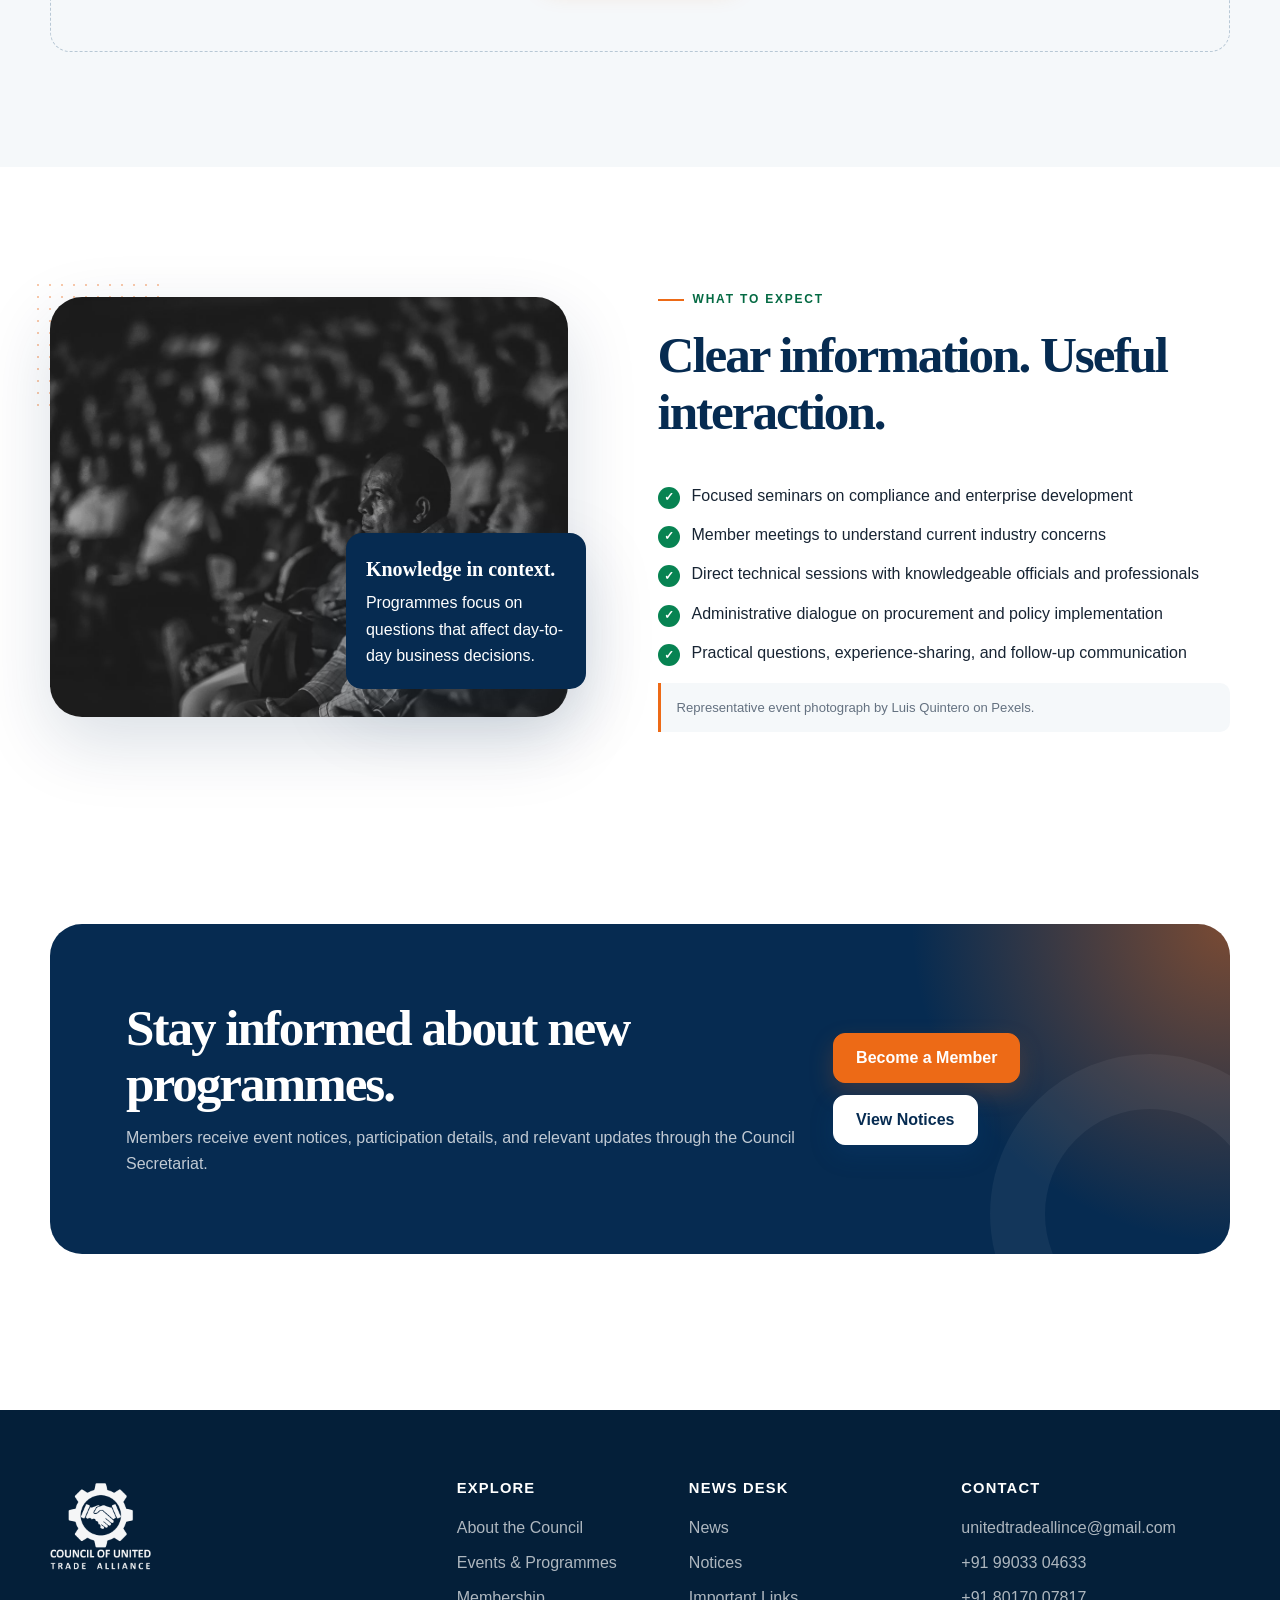
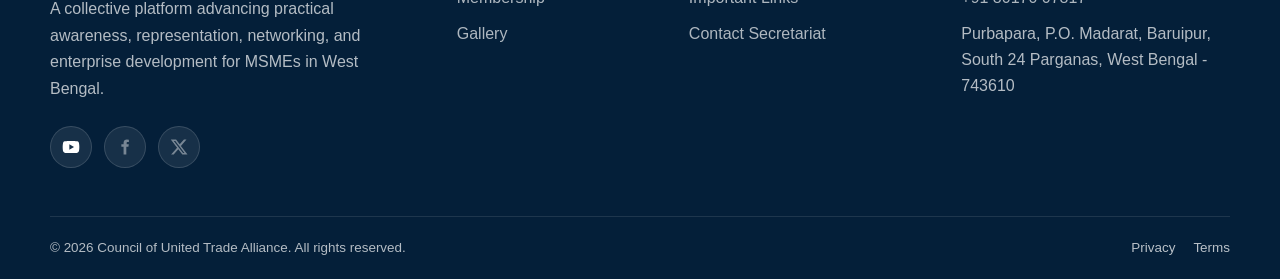
<file: events.html>
<!doctype html>
<html lang="en">
<head>
  <meta charset="utf-8">
  <meta name="viewport" content="width=device-width, initial-scale=1">
  <meta name="description" content="Explore upcoming and past events by the Council of United Trade Alliance, including MSME awareness programmes, compliance sessions, member meetings, and industry discussions.">
  <meta name="theme-color" content="#062b51">
  <title>Events & Programmes | Council of United Trade Alliance</title>
  <link rel="icon" href="assets/images/cuta-logo-mark.png" type="image/png">
  <link rel="stylesheet" href="assets/css/styles.css">
  <script src="assets/js/main.js?v=20260724" defer></script>
</head>
<body data-page="events">
  <a class="skip-link" href="#main-content">Skip to content</a>
  <div class="site-loader" aria-label="Loading website"><div class="loader-inner"><img class="loader-mark" src="assets/images/cuta-logo-mark.png" alt=""><div class="loader-line"></div></div></div>
  <div data-site-header></div>

  <main id="main-content">
    <section class="page-hero">
      <div class="container">
        <div class="breadcrumb"><a href="index.html">Home</a><span>Events</span></div>
        <h1>Events & Programmes</h1>
        <p>Knowledge sessions, member meetings, policy interactions, and awareness programmes designed around practical MSME needs.</p>
      </div>
    </section>

    <section class="section">
      <div class="container narrow reveal">
        <span class="eyebrow">Purposeful programmes</span>
        <h2>Information and decision-makers, closer to members.</h2>
        <p>The Council conducts programmes that connect members with expert guidance, administrative updates, and industry-level discussion. Topics include taxation, compliance, government schemes, procurement, tendering, documentation, and enterprise development.</p>
        <p>Each programme is designed to help members understand changing requirements, clarify real operational concerns, and remain better prepared for opportunity.</p>
      </div>
    </section>

    <section class="section surface-soft">
      <div class="container" data-tabs>
        <div class="tabs reveal" role="tablist" aria-label="Event categories">
          <button class="tab-button is-active" type="button" role="tab" aria-selected="true" data-tab="upcoming">Upcoming Events</button>
          <button class="tab-button" type="button" role="tab" aria-selected="false" data-tab="past">Past Events</button>
        </div>
        <div class="tab-panel reveal" role="tabpanel" data-panel="upcoming">
          <div class="empty-state">
            <span class="icon-box">i</span>
            <h2>No upcoming event is currently published.</h2>
            <p>New seminars, meetings, and awareness programmes will be announced here. Contact the Secretariat for the latest event information.</p>
            <a class="btn btn-orange" href="contact.html">Contact Secretariat</a>
          </div>
        </div>
        <div class="tab-panel" role="tabpanel" data-panel="past" hidden>
          <details class="event-detail" id="gst-programme" open>
            <summary>
              <div class="date-tile"><strong>18</strong><span>Jan 2024</span></div>
              <div><h3>GST Awareness Programme at Shilpa Bhavan</h3><span class="muted">Shilpa Bhavan, Kolkata · 60+ participants</span></div>
            </summary>
            <div class="event-detail-content">
              <div class="grid-2">
                <div>
                  <p>The Council organised a focused GST awareness programme to support MSMEs with practical tax and regulatory guidance. More than 60 business owners, manufacturers, and industry representatives participated.</p>
                  <p>The event was inaugurated by Mr. Nikhil Nirmal, IAS, Managing Director of WBSIDCL. The technical session was conducted by Mr. Rajat Subhra Paul, Deputy Commissioner of Commercial Taxes.</p>
                </div>
                <div>
                  <h3>Session focus</h3>
                  <ul class="check-list">
                    <li>Recent GST updates for manufacturing and trading supply chains</li>
                    <li>Online facilities and common filing practices</li>
                    <li>Documentation discipline and common compliance errors</li>
                    <li>Input tax credit and interstate trade documentation</li>
                    <li>Audit preparedness and member Q&amp;A</li>
                  </ul>
                </div>
              </div>
            </div>
          </details>
          <details class="event-detail" id="nabanna-meeting">
            <summary>
              <div class="date-tile"><strong>08</strong><span>Mar 2025</span></div>
              <div><h3>Delegation Meeting at Nabanna</h3><span class="muted">State Secretariat, Howrah · Policy engagement</span></div>
            </summary>
            <div class="event-detail-content">
              <div class="grid-2">
                <div>
                  <p>A senior Council delegation met Dr. Manoj Pant, IAS, Chief Secretary of West Bengal, to discuss practical concerns around WBSIDCL work distribution and the state's e-tendering system.</p>
                  <p>The objective was to make procurement participation more transparent, streamlined, and accessible for experienced local MSME units.</p>
                </div>
                <div>
                  <h3>Discussion areas</h3>
                  <ul class="check-list">
                    <li>Balanced and time-bound work distribution</li>
                    <li>Simpler and standardised documentation</li>
                    <li>Reduced administrative barriers in e-tendering</li>
                    <li>Predictable access to government-linked opportunities</li>
                    <li>Stronger participation by local manufacturers</li>
                  </ul>
                </div>
              </div>
            </div>
          </details>
        </div>
      </div>
    </section>

    <section class="section">
      <div class="container split">
        <div class="image-frame reveal">
          <img src="assets/images/seminar-audience.jpg" alt="Audience at a professional knowledge session" loading="lazy">
          <div class="image-note"><strong>Knowledge in context.</strong>Programmes focus on questions that affect day-to-day business decisions.</div>
        </div>
        <div class="reveal">
          <span class="eyebrow">What to expect</span>
          <h2>Clear information. Useful interaction.</h2>
          <ul class="check-list">
            <li>Focused seminars on compliance and enterprise development</li>
            <li>Member meetings to understand current industry concerns</li>
            <li>Direct technical sessions with knowledgeable officials and professionals</li>
            <li>Administrative dialogue on procurement and policy implementation</li>
            <li>Practical questions, experience-sharing, and follow-up communication</li>
          </ul>
          <p class="source-note">Representative event photograph by Luis Quintero on Pexels.</p>
        </div>
      </div>
    </section>

    <section class="section-sm">
      <div class="container">
        <div class="cta-band reveal">
          <div class="cta-band-inner">
            <div><h2>Stay informed about new programmes.</h2><p>Members receive event notices, participation details, and relevant updates through the Council Secretariat.</p></div>
            <div class="button-row"><a class="btn btn-orange cta-pulse" href="members.html#apply">Become a Member</a><a class="btn btn-light" href="notices.html">View Notices</a></div>
          </div>
        </div>
      </div>
    </section>
  </main>

  <div data-site-footer></div>
</body>
</html>
</file>
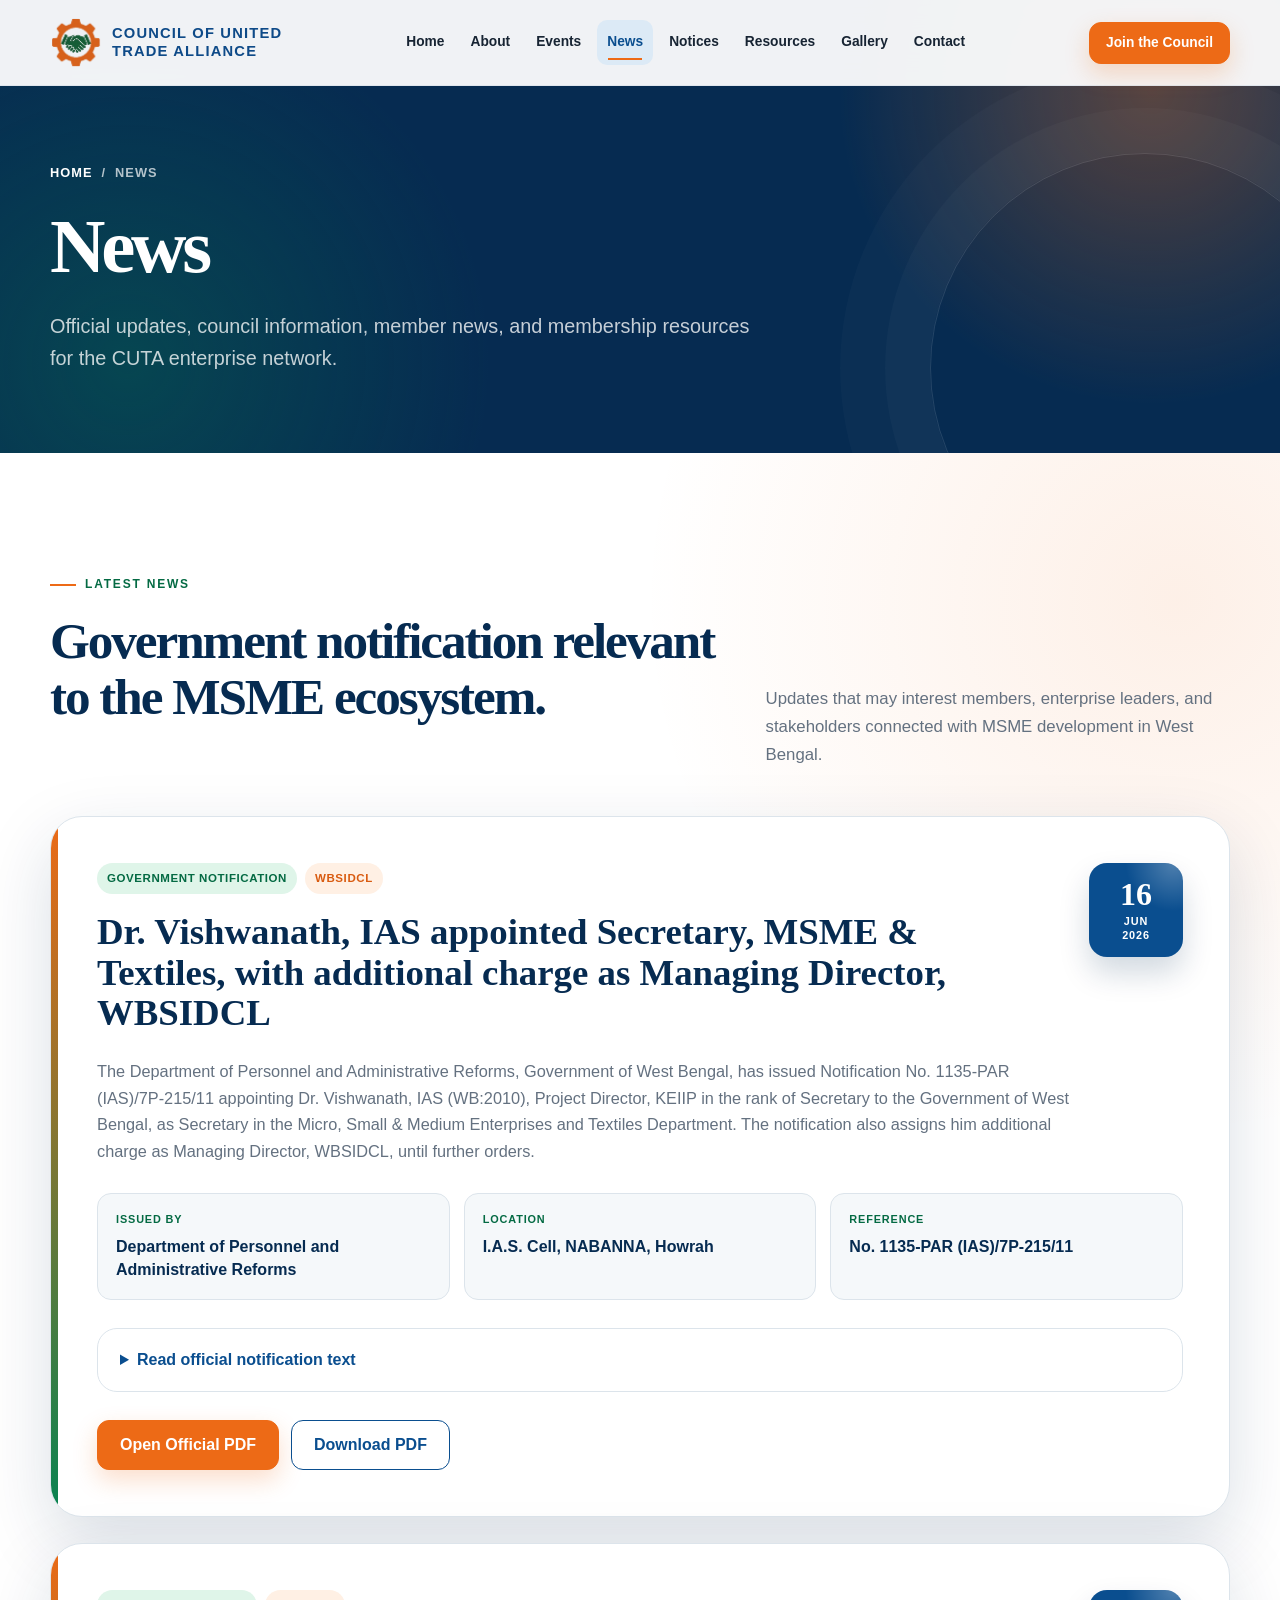
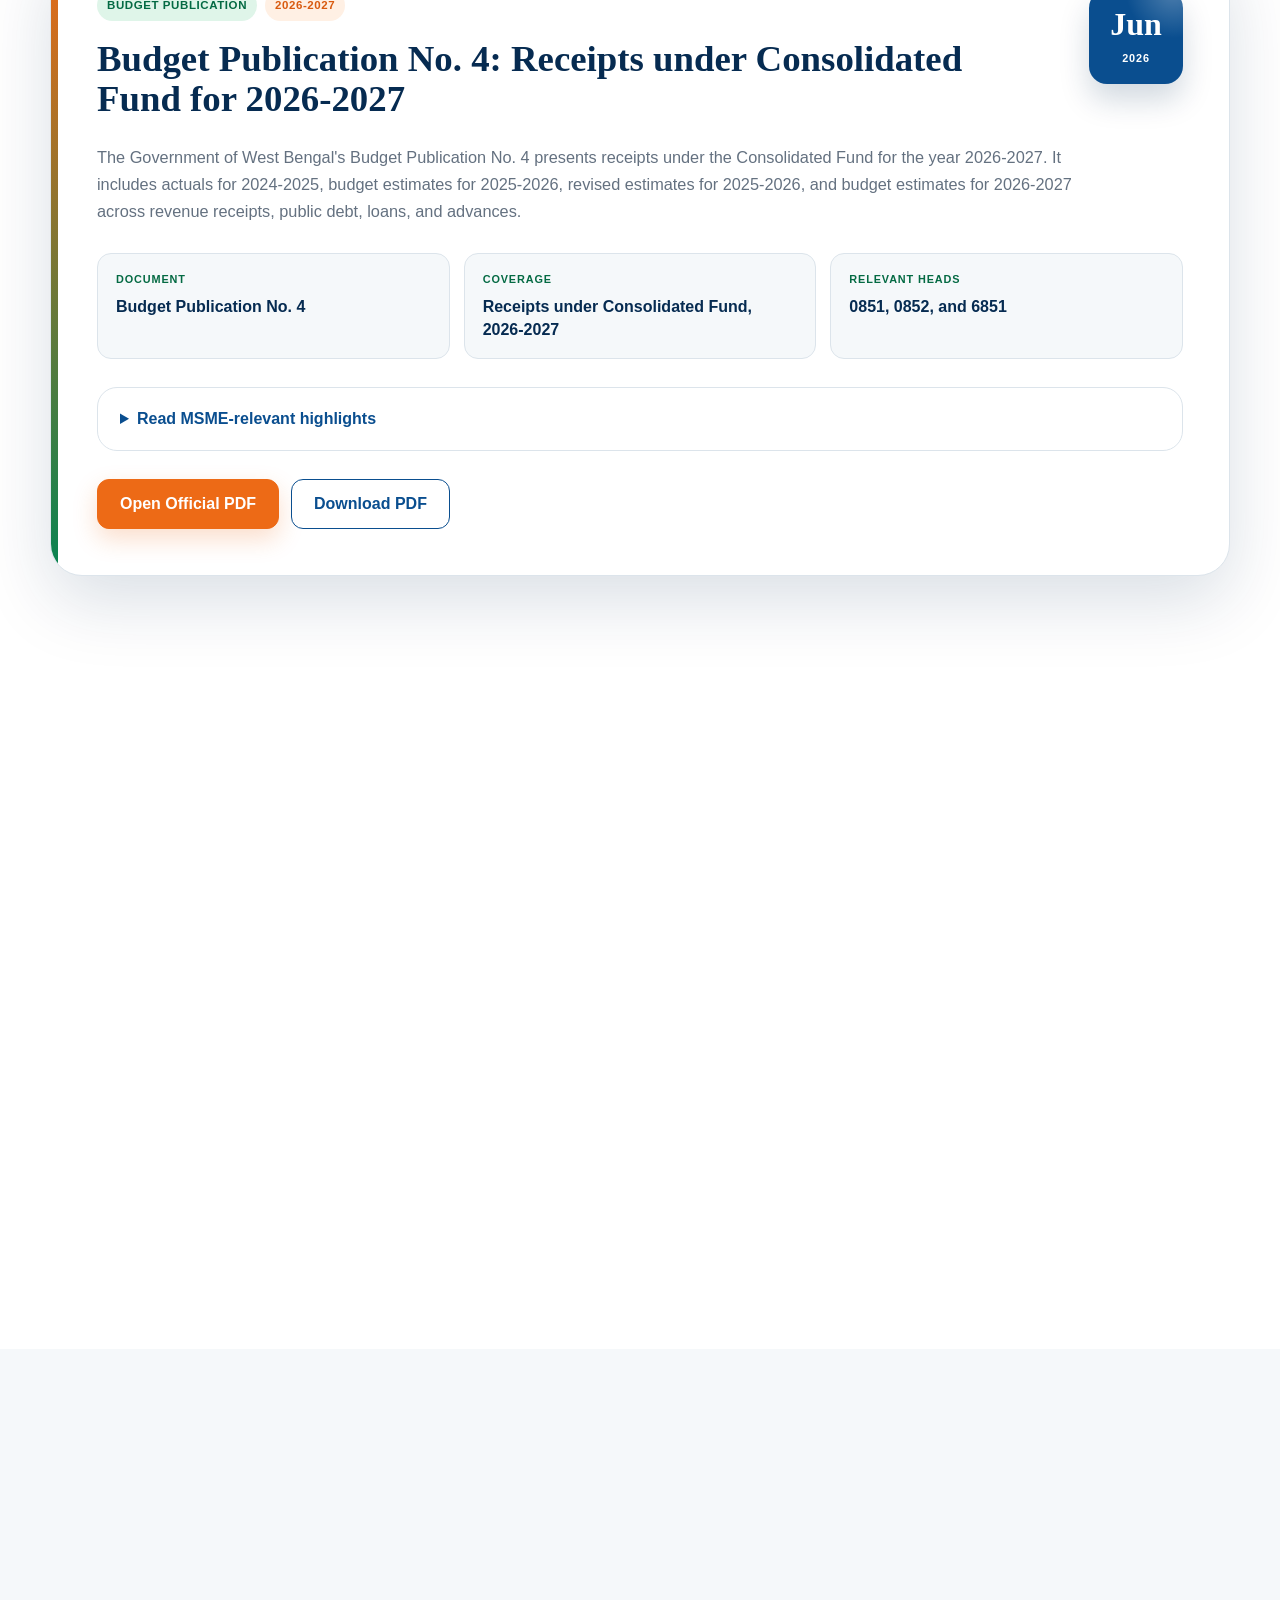
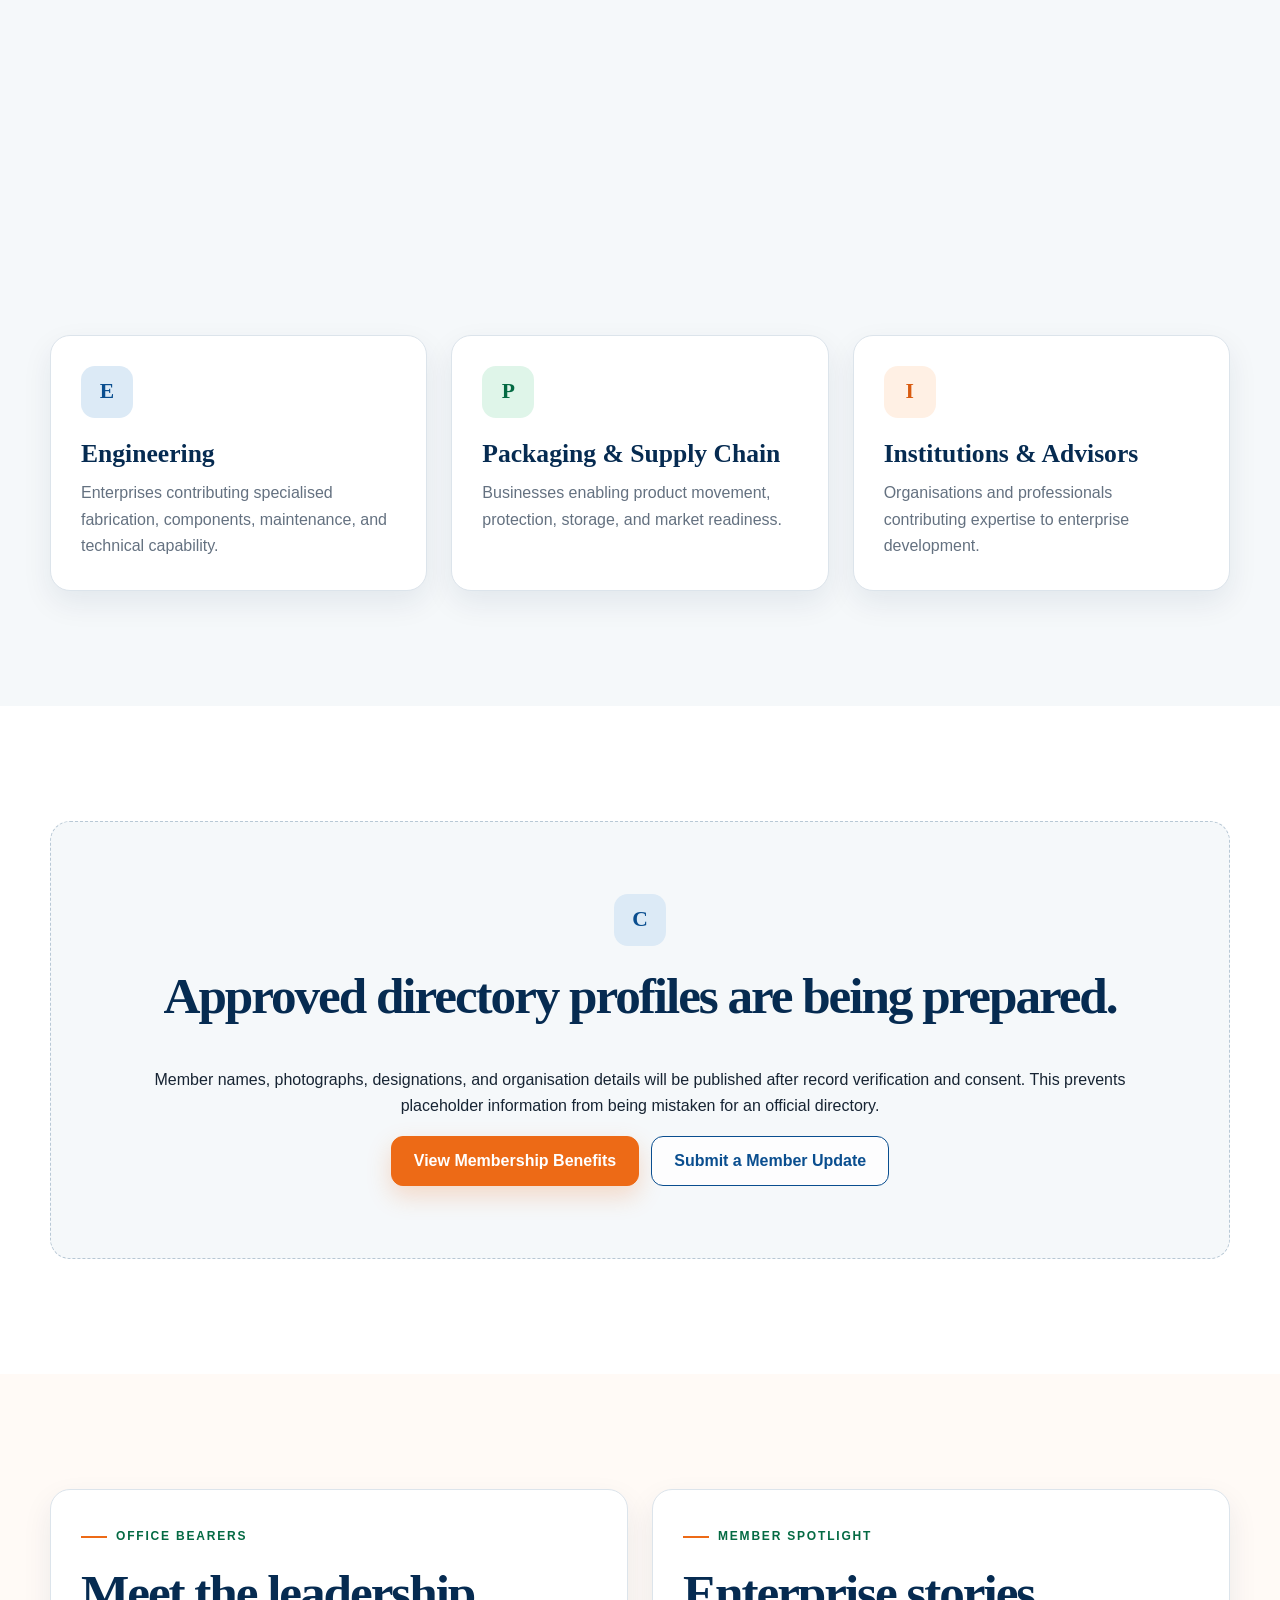
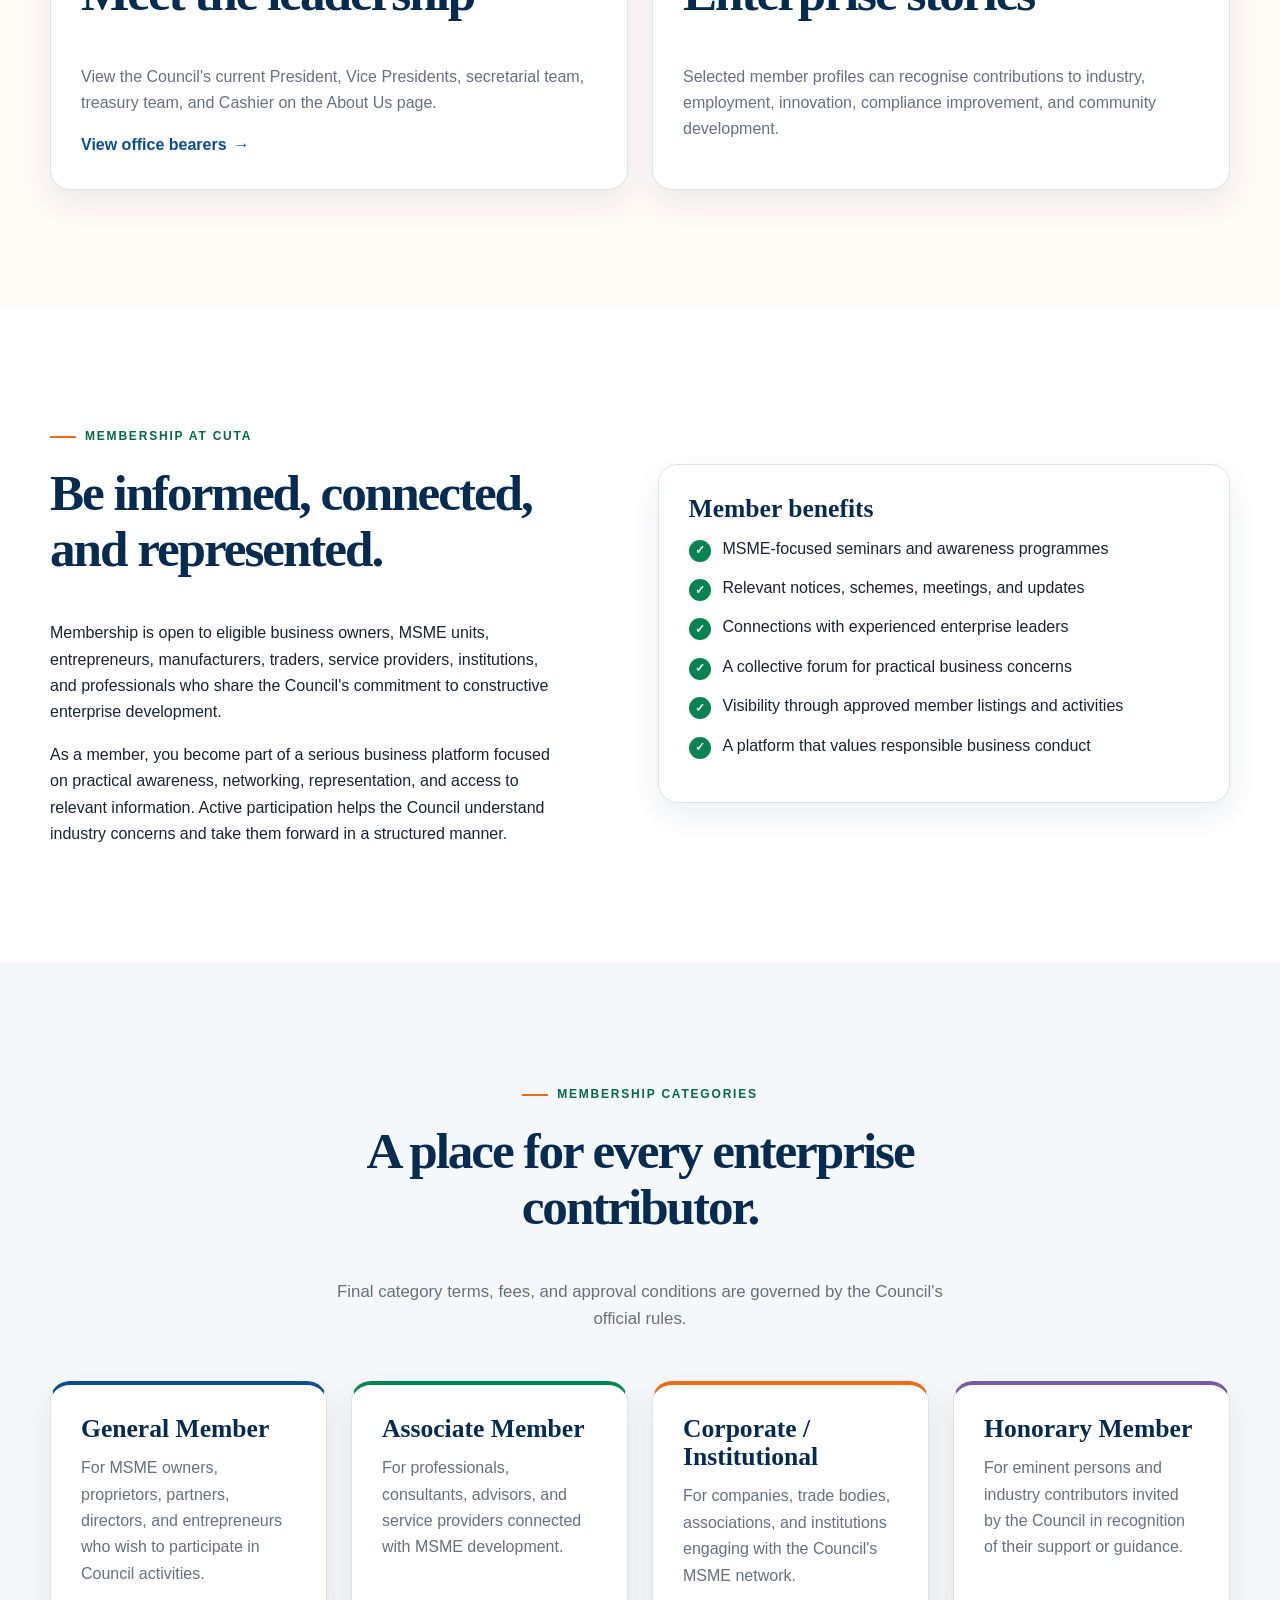
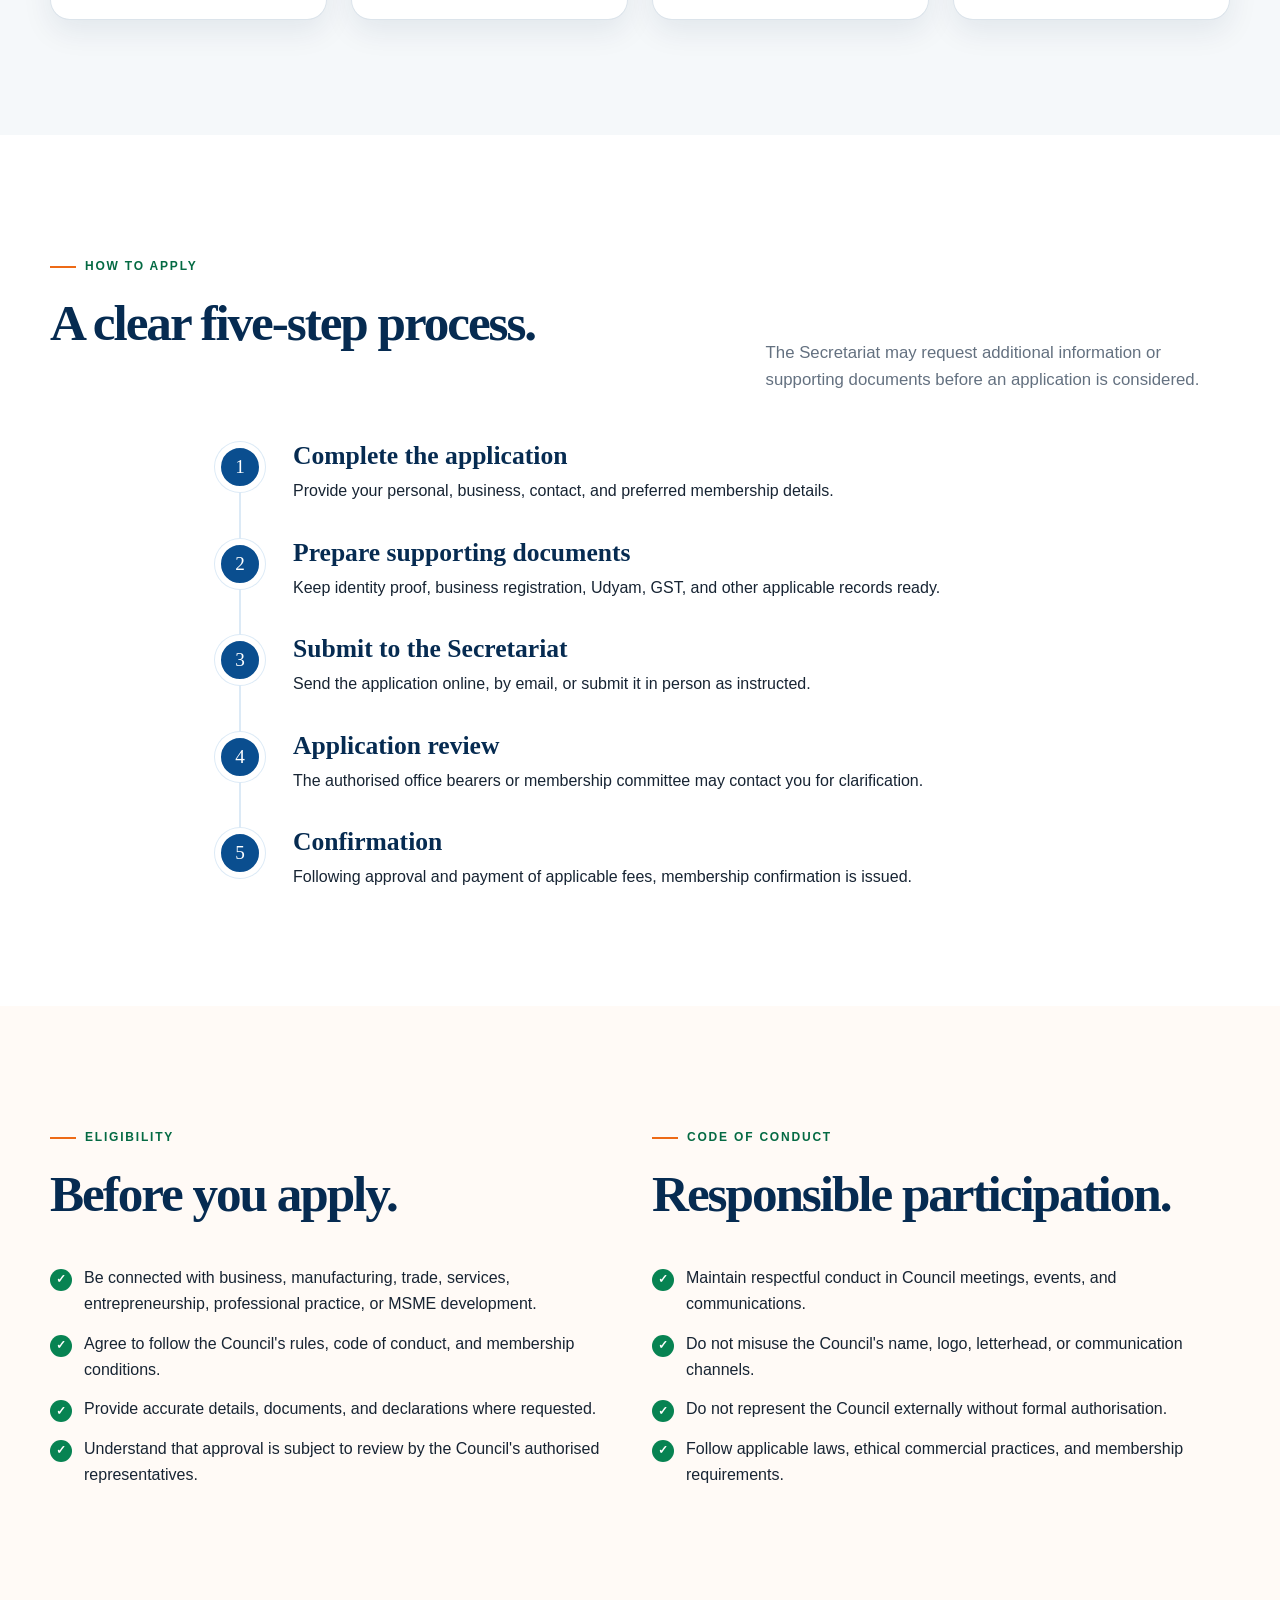
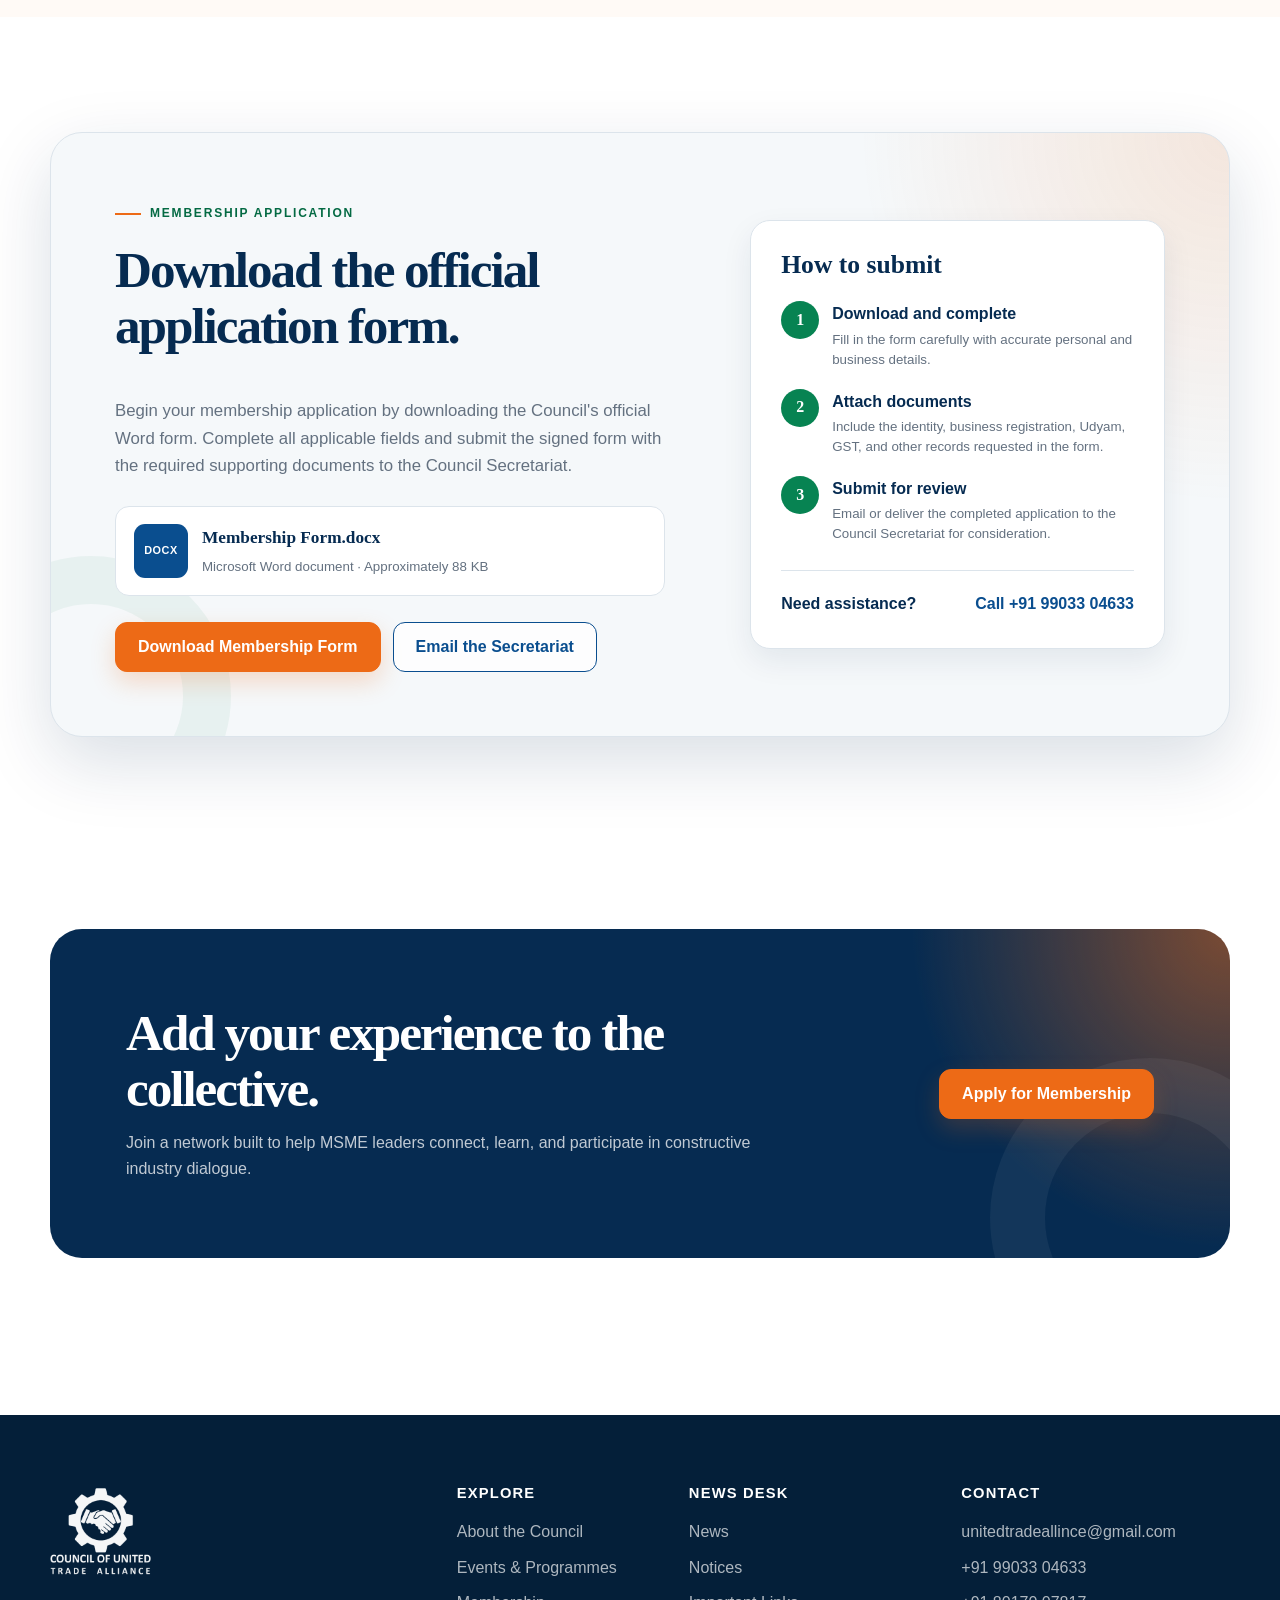
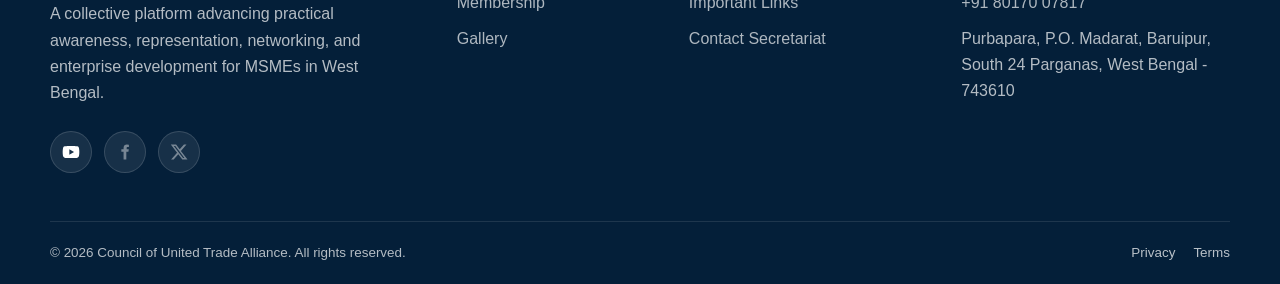
<file: members.html>
<!doctype html>
<html lang="en">
<head>
  <meta charset="utf-8">
  <meta name="viewport" content="width=device-width, initial-scale=1">
  <meta name="description" content="Read Council of United Trade Alliance news, official MSME updates, member information, membership benefits, categories, eligibility, and application process details.">
  <meta name="theme-color" content="#062b51">
  <title>News | Council of United Trade Alliance</title>
  <link rel="icon" href="assets/images/cuta-logo-mark.png" type="image/png">
  <link rel="stylesheet" href="assets/css/styles.css">
  <script src="assets/js/main.js?v=20260724" defer></script>
</head>
<body data-page="news">
  <a class="skip-link" href="#main-content">Skip to content</a>
  <div class="site-loader" aria-label="Loading website"><div class="loader-inner"><img class="loader-mark" src="assets/images/cuta-logo-mark.png" alt=""><div class="loader-line"></div></div></div>
  <div data-site-header></div>

  <main id="main-content">
    <section class="page-hero">
      <div class="container">
        <div class="breadcrumb"><a href="index.html">Home</a><span>News</span></div>
        <h1>News</h1>
        <p>Official updates, council information, member news, and membership resources for the CUTA enterprise network.</p>
      </div>
    </section>

    <section class="section news-section" id="news">
      <div class="container">
        <div class="section-heading reveal">
          <div>
            <span class="eyebrow">Latest news</span>
            <h2>Government notification relevant to the MSME ecosystem.</h2>
          </div>
          <p>Updates that may interest members, enterprise leaders, and stakeholders connected with MSME development in West Bengal.</p>
        </div>
        <article class="news-card reveal">
          <div class="news-card-header">
            <div>
              <div class="tag-row"><span class="tag">Government notification</span><span class="tag orange">WBSIDCL</span></div>
              <h3>Dr. Vishwanath, IAS appointed Secretary, MSME &amp; Textiles, with additional charge as Managing Director, WBSIDCL</h3>
            </div>
            <div class="news-date-badge" aria-label="Notification date 16 June 2026"><strong>16</strong><span>Jun 2026</span></div>
          </div>
          <p class="news-summary">The Department of Personnel and Administrative Reforms, Government of West Bengal, has issued Notification No. 1135-PAR (IAS)/7P-215/11 appointing Dr. Vishwanath, IAS (WB:2010), Project Director, KEIIP in the rank of Secretary to the Government of West Bengal, as Secretary in the Micro, Small &amp; Medium Enterprises and Textiles Department. The notification also assigns him additional charge as Managing Director, WBSIDCL, until further orders.</p>
          <div class="news-meta-grid">
            <div><span>Issued by</span><strong>Department of Personnel and Administrative Reforms</strong></div>
            <div><span>Location</span><strong>I.A.S. Cell, NABANNA, Howrah</strong></div>
            <div><span>Reference</span><strong>No. 1135-PAR (IAS)/7P-215/11</strong></div>
          </div>
          <details class="news-document">
            <summary>Read official notification text</summary>
            <div class="official-notice">
              <p><strong>Government of West Bengal</strong><br>Department of Personnel and Administrative Reforms<br>I.A.S. Cell, NABANNA, Howrah</p>
              <p><strong>No. 1135-PAR (IAS)/7P-215/11</strong><br>Dated, Howrah, the 16th June, 2026</p>
              <h4>Notification</h4>
              <p>The Governor is pleased to appoint Dr. Vishwanath, IAS (WB:2010), Project Director, KEIIP in the rank of Secretary to the Government of West Bengal as Secretary in Micro, Small &amp; Medium Enterprises and Textiles Department with additional charge of Managing Director, WBSIDCL until further order(s).</p>
              <p>This is issued in the interest of public service.</p>
              <p><strong>By order of the Governor</strong><br>Anoop Kumar Agrawal<br>Additional Chief Secretary to the Government of West Bengal</p>
              <p>The notification also forwards a copy to Dr. Vishwanath, IAS, with a request to take charge of his new assignment, and circulates copies for information to the concerned government offices and departments listed in the official PDF.</p>
            </div>
          </details>
          <div class="button-row news-actions">
            <a class="btn btn-orange cta-pulse" href="assets/News/21614.pdf" target="_blank" rel="noopener noreferrer">Open Official PDF</a>
            <a class="btn btn-outline" href="assets/News/21614.pdf" download>Download PDF</a>
          </div>
        </article>
        <article class="news-card reveal">
          <div class="news-card-header">
            <div>
              <div class="tag-row"><span class="tag">Budget publication</span><span class="tag orange">2026-2027</span></div>
              <h3>Budget Publication No. 4: Receipts under Consolidated Fund for 2026-2027</h3>
            </div>
            <div class="news-date-badge" aria-label="Published June 2026"><strong>Jun</strong><span>2026</span></div>
          </div>
          <p class="news-summary">The Government of West Bengal's Budget Publication No. 4 presents receipts under the Consolidated Fund for the year 2026-2027. It includes actuals for 2024-2025, budget estimates for 2025-2026, revised estimates for 2025-2026, and budget estimates for 2026-2027 across revenue receipts, public debt, loans, and advances.</p>
          <div class="news-meta-grid">
            <div><span>Document</span><strong>Budget Publication No. 4</strong></div>
            <div><span>Coverage</span><strong>Receipts under Consolidated Fund, 2026-2027</strong></div>
            <div><span>Relevant heads</span><strong>0851, 0852, and 6851</strong></div>
          </div>
          <details class="news-document">
            <summary>Read MSME-relevant highlights</summary>
            <div class="official-notice">
              <p><strong>Budget Publication No. 4</strong><br>Receipts under Consolidated Fund for the year 2026-2027</p>
              <p>The publication lists major heads including revenue receipts, grants-in-aid, public debt, loans, and advances. For CUTA members, the MSME-adjacent sections include <strong>0851 - Village and Small Industries</strong>, <strong>0852 - Industries</strong>, and <strong>6851 - Loans for Village and Small Industries</strong>.</p>
              <h4>MSME-related references</h4>
              <p>Under <strong>0851 - Village and Small Industries</strong>, the publication records receipts connected with industrial estates, small scale industries, handloom industries, handicrafts industries, khadi and village industries, sericulture industries, and other receipts.</p>
              <p>Under <strong>0852 - Industries</strong>, the publication includes entries for engineering industries, consumer industries, other industrial receipts, and related service or sale proceeds.</p>
              <p>Under <strong>6851 - Loans for Village and Small Industries</strong>, the publication includes loan receipts connected with small scale industries, handicrafts industries, public sector and other undertakings, and co-operatives.</p>
              <p>This website summary is provided for member awareness. Please refer to the official PDF for complete figures, tables, and page-wise details.</p>
            </div>
          </details>
          <div class="button-row news-actions">
            <a class="btn btn-orange cta-pulse" href="assets/News/2026_bp4.pdf" target="_blank" rel="noopener noreferrer">Open Official PDF</a>
            <a class="btn btn-outline" href="assets/News/2026_bp4.pdf" download>Download PDF</a>
          </div>
        </article>
      </div>
    </section>

    <section class="section">
      <div class="container split">
        <div class="reveal">
          <span class="eyebrow">Our collective strength</span>
          <h2>Experience across enterprise.</h2>
          <p>The strength of the Council comes from its members. Together, they represent practical industry knowledge, long-standing business experience, and a shared interest in strengthening West Bengal's MSME ecosystem.</p>
          <p>The approved member directory will present office bearers, executive committee members, general members, corporate and institutional members, and participating enterprises once publication consent and final records are available.</p>
        </div>
        <div class="image-frame reveal">
          <img src="assets/images/hero-msme.jpg" alt="A group of Indian business and manufacturing professionals collaborating" loading="lazy">
          <div class="image-note"><strong>Members are the foundation.</strong>One network, many sectors, a shared commitment to enterprise progress.</div>
        </div>
      </div>
    </section>

    <section class="section surface-soft">
      <div class="container">
        <div class="section-heading reveal">
          <div><span class="eyebrow">Industry representation</span><h2>A diverse MSME community.</h2></div>
          <p>The directory can be expanded as approved profiles and organisation details are supplied by the Council.</p>
        </div>
        <div class="grid-3">
          <article class="card reveal"><span class="icon-box">M</span><h3>Manufacturing</h3><p>Production units, engineering enterprises, fabricators, processors, and industrial suppliers.</p></article>
          <article class="card reveal"><span class="icon-box">T</span><h3>Trade & Distribution</h3><p>Wholesalers, distributors, dealers, and businesses supporting commercial supply networks.</p></article>
          <article class="card reveal"><span class="icon-box">S</span><h3>Services</h3><p>Professional, technical, financial, compliance, logistics, and business support providers.</p></article>
          <article class="card reveal"><span class="icon-box">E</span><h3>Engineering</h3><p>Enterprises contributing specialised fabrication, components, maintenance, and technical capability.</p></article>
          <article class="card reveal"><span class="icon-box">P</span><h3>Packaging & Supply Chain</h3><p>Businesses enabling product movement, protection, storage, and market readiness.</p></article>
          <article class="card reveal"><span class="icon-box">I</span><h3>Institutions & Advisors</h3><p>Organisations and professionals contributing expertise to enterprise development.</p></article>
        </div>
      </div>
    </section>

    <section class="section">
      <div class="container">
        <div class="empty-state reveal">
          <span class="icon-box">C</span>
          <h2>Approved directory profiles are being prepared.</h2>
          <p>Member names, photographs, designations, and organisation details will be published after record verification and consent. This prevents placeholder information from being mistaken for an official directory.</p>
          <div class="button-row" style="justify-content:center">
            <a class="btn btn-orange cta-pulse" href="#membership">View Membership Benefits</a>
            <a class="btn btn-outline" href="contact.html">Submit a Member Update</a>
          </div>
        </div>
      </div>
    </section>

    <section class="section surface-warm">
      <div class="container grid-2">
        <article class="card reveal">
          <span class="eyebrow">Office bearers</span>
          <h2>Meet the leadership</h2>
          <p>View the Council's current President, Vice Presidents, secretarial team, treasury team, and Cashier on the About Us page.</p>
          <a class="text-link" href="about.html#office-bearers">View office bearers</a>
        </article>
        <article class="card reveal">
          <span class="eyebrow">Member spotlight</span>
          <h2>Enterprise stories</h2>
          <p>Selected member profiles can recognise contributions to industry, employment, innovation, compliance improvement, and community development.</p>
        </article>
      </div>
    </section>

    <section class="section" id="membership">
      <div class="container split">
        <div class="reveal">
          <span class="eyebrow">Membership at CUTA</span>
          <h2>Be informed, connected, and represented.</h2>
          <p>Membership is open to eligible business owners, MSME units, entrepreneurs, manufacturers, traders, service providers, institutions, and professionals who share the Council's commitment to constructive enterprise development.</p>
          <p>As a member, you become part of a serious business platform focused on practical awareness, networking, representation, and access to relevant information. Active participation helps the Council understand industry concerns and take them forward in a structured manner.</p>
        </div>
        <div class="card reveal">
          <h3>Member benefits</h3>
          <ul class="check-list">
            <li>MSME-focused seminars and awareness programmes</li>
            <li>Relevant notices, schemes, meetings, and updates</li>
            <li>Connections with experienced enterprise leaders</li>
            <li>A collective forum for practical business concerns</li>
            <li>Visibility through approved member listings and activities</li>
            <li>A platform that values responsible business conduct</li>
          </ul>
        </div>
      </div>
    </section>

    <section class="section surface-soft">
      <div class="container">
        <div class="section-heading center reveal">
          <span class="eyebrow">Membership categories</span>
          <h2>A place for every enterprise contributor.</h2>
          <p>Final category terms, fees, and approval conditions are governed by the Council's official rules.</p>
        </div>
        <div class="grid-4">
          <article class="card membership-type reveal">
            <h3>General Member</h3>
            <p>For MSME owners, proprietors, partners, directors, and entrepreneurs who wish to participate in Council activities.</p>
          </article>
          <article class="card membership-type reveal">
            <h3>Associate Member</h3>
            <p>For professionals, consultants, advisors, and service providers connected with MSME development.</p>
          </article>
          <article class="card membership-type reveal">
            <h3>Corporate / Institutional</h3>
            <p>For companies, trade bodies, associations, and institutions engaging with the Council's MSME network.</p>
          </article>
          <article class="card membership-type reveal">
            <h3>Honorary Member</h3>
            <p>For eminent persons and industry contributors invited by the Council in recognition of their support or guidance.</p>
          </article>
        </div>
      </div>
    </section>

    <section class="section">
      <div class="container">
        <div class="section-heading reveal">
          <div><span class="eyebrow">How to apply</span><h2>A clear five-step process.</h2></div>
          <p>The Secretariat may request additional information or supporting documents before an application is considered.</p>
        </div>
        <div class="timeline">
          <article class="timeline-item reveal"><span class="timeline-number">1</span><h3>Complete the application</h3><p>Provide your personal, business, contact, and preferred membership details.</p></article>
          <article class="timeline-item reveal"><span class="timeline-number">2</span><h3>Prepare supporting documents</h3><p>Keep identity proof, business registration, Udyam, GST, and other applicable records ready.</p></article>
          <article class="timeline-item reveal"><span class="timeline-number">3</span><h3>Submit to the Secretariat</h3><p>Send the application online, by email, or submit it in person as instructed.</p></article>
          <article class="timeline-item reveal"><span class="timeline-number">4</span><h3>Application review</h3><p>The authorised office bearers or membership committee may contact you for clarification.</p></article>
          <article class="timeline-item reveal"><span class="timeline-number">5</span><h3>Confirmation</h3><p>Following approval and payment of applicable fees, membership confirmation is issued.</p></article>
        </div>
      </div>
    </section>

    <section class="section surface-warm">
      <div class="container grid-2">
        <div class="reveal">
          <span class="eyebrow">Eligibility</span>
          <h2>Before you apply.</h2>
          <ul class="check-list">
            <li>Be connected with business, manufacturing, trade, services, entrepreneurship, professional practice, or MSME development.</li>
            <li>Agree to follow the Council's rules, code of conduct, and membership conditions.</li>
            <li>Provide accurate details, documents, and declarations where requested.</li>
            <li>Understand that approval is subject to review by the Council's authorised representatives.</li>
          </ul>
        </div>
        <div class="reveal">
          <span class="eyebrow">Code of conduct</span>
          <h2>Responsible participation.</h2>
          <ul class="check-list">
            <li>Maintain respectful conduct in Council meetings, events, and communications.</li>
            <li>Do not misuse the Council's name, logo, letterhead, or communication channels.</li>
            <li>Do not represent the Council externally without formal authorisation.</li>
            <li>Follow applicable laws, ethical commercial practices, and membership requirements.</li>
          </ul>
        </div>
      </div>
    </section>

    <section class="section" id="apply">
      <div class="container">
        <div class="membership-download reveal">
          <div class="membership-download-copy">
            <span class="eyebrow">Membership application</span>
            <h2>Download the official application form.</h2>
            <p>Begin your membership application by downloading the Council's official Word form. Complete all applicable fields and submit the signed form with the required supporting documents to the Council Secretariat.</p>
            <div class="membership-file-meta">
              <span class="membership-file-icon" aria-hidden="true">DOCX</span>
              <span>
                <strong>Membership Form.docx</strong>
                <small>Microsoft Word document · Approximately 88 KB</small>
              </span>
            </div>
            <div class="button-row">
              <a class="btn btn-orange cta-pulse" href="assets/downloads/Membership%20Form.docx" download="CUTA Membership Form.docx">Download Membership Form</a>
              <a class="btn btn-outline" href="mailto:unitedtradeallince@gmail.com?subject=CUTA%20Membership%20Application">Email the Secretariat</a>
            </div>
          </div>
          <div class="membership-submit-steps">
            <h3>How to submit</h3>
            <ol>
              <li><span>1</span><div><strong>Download and complete</strong><small>Fill in the form carefully with accurate personal and business details.</small></div></li>
              <li><span>2</span><div><strong>Attach documents</strong><small>Include the identity, business registration, Udyam, GST, and other records requested in the form.</small></div></li>
              <li><span>3</span><div><strong>Submit for review</strong><small>Email or deliver the completed application to the Council Secretariat for consideration.</small></div></li>
            </ol>
            <a class="membership-phone-link" href="tel:+919903304633"><strong>Need assistance?</strong><span>Call +91 99033 04633</span></a>
          </div>
        </div>
      </div>
    </section>

    <section class="section-sm">
      <div class="container">
        <div class="cta-band reveal">
          <div class="cta-band-inner">
            <div><h2>Add your experience to the collective.</h2><p>Join a network built to help MSME leaders connect, learn, and participate in constructive industry dialogue.</p></div>
            <a class="btn btn-orange cta-pulse" href="#apply">Apply for Membership</a>
          </div>
        </div>
      </div>
    </section>
  </main>
  <div data-site-footer></div>
</body>
</html>
</file>
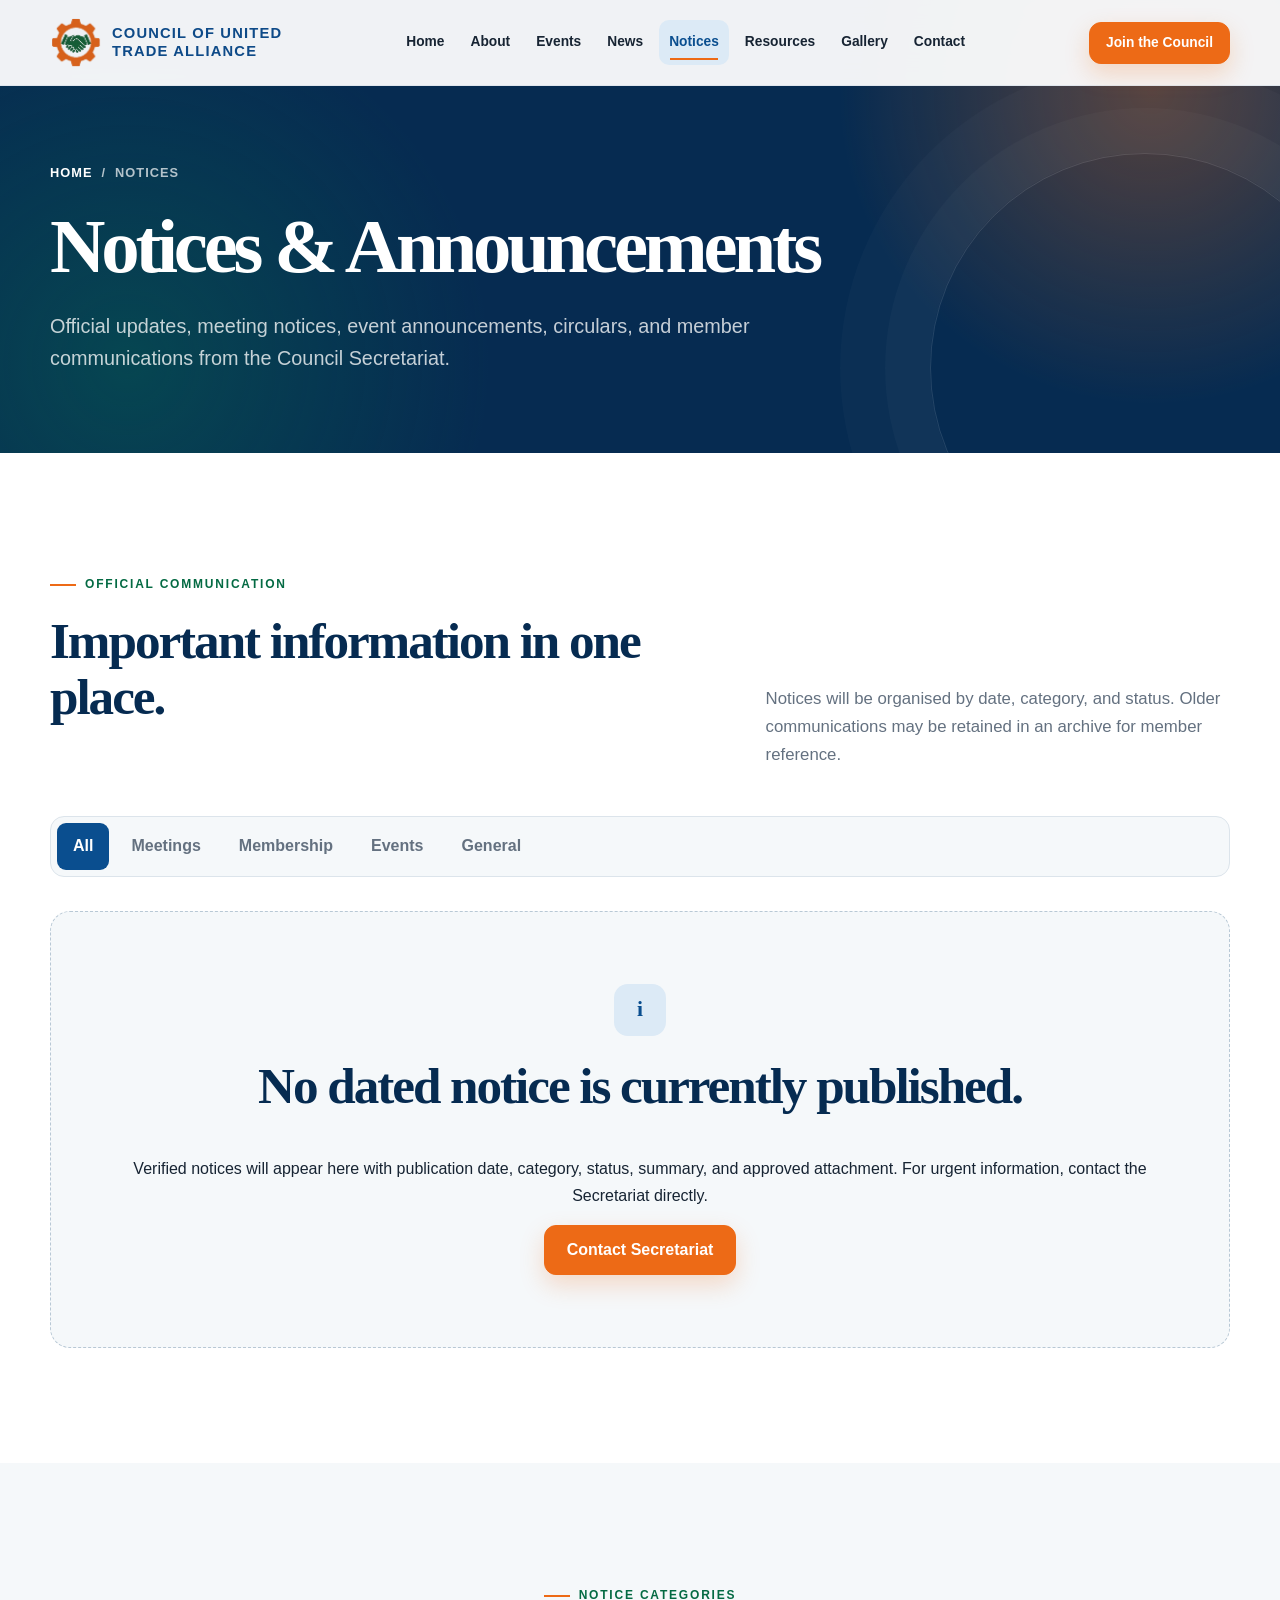
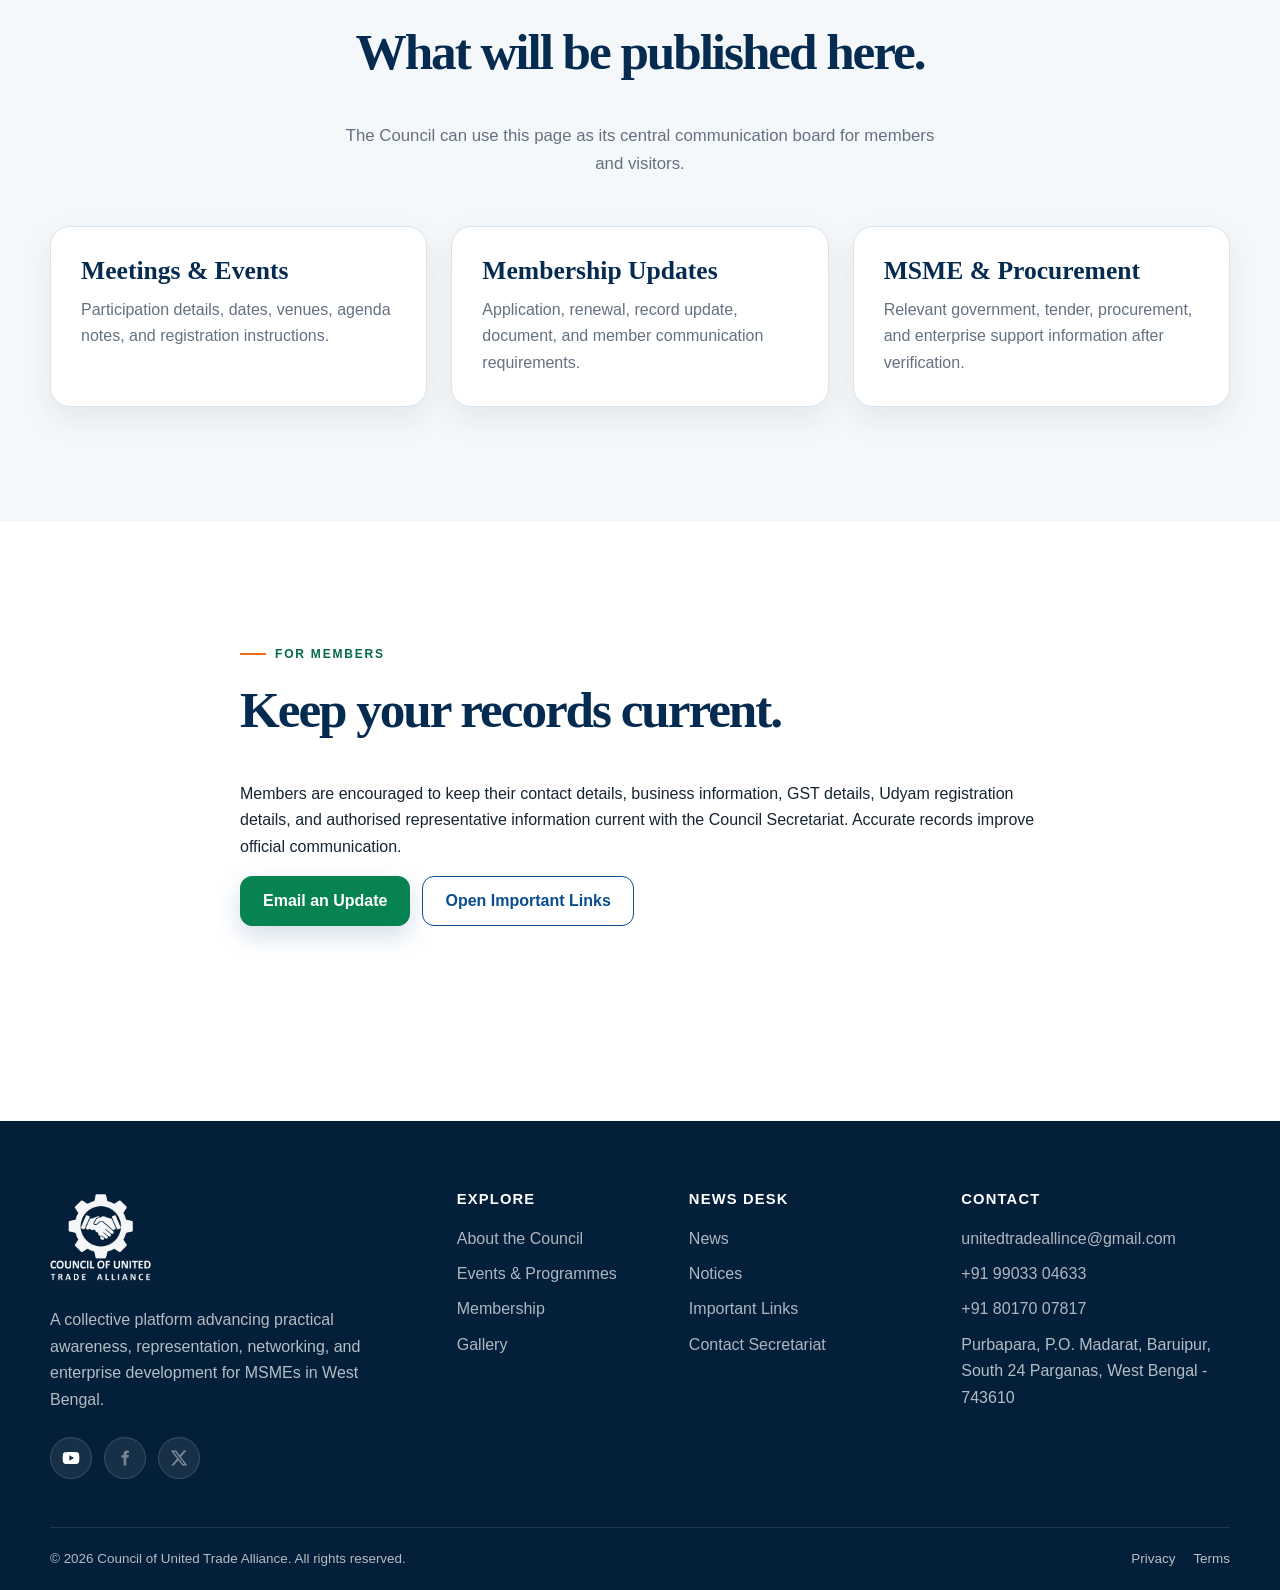
<file: notices.html>
<!doctype html>
<html lang="en">
<head>
  <meta charset="utf-8">
  <meta name="viewport" content="width=device-width, initial-scale=1">
  <meta name="description" content="View official notices, meeting updates, event announcements, membership communications, and circulars from the Council of United Trade Alliance.">
  <meta name="theme-color" content="#062b51">
  <title>Notices & Announcements | Council of United Trade Alliance</title>
  <link rel="icon" href="assets/images/cuta-logo-mark.png" type="image/png">
  <link rel="stylesheet" href="assets/css/styles.css">
  <script src="assets/js/main.js?v=20260724" defer></script>
</head>
<body data-page="notices">
  <a class="skip-link" href="#main-content">Skip to content</a>
  <div class="site-loader" aria-label="Loading website"><div class="loader-inner"><img class="loader-mark" src="assets/images/cuta-logo-mark.png" alt=""><div class="loader-line"></div></div></div>
  <div data-site-header></div>

  <main id="main-content">
    <section class="page-hero">
      <div class="container">
        <div class="breadcrumb"><a href="index.html">Home</a><span>Notices</span></div>
        <h1>Notices & Announcements</h1>
        <p>Official updates, meeting notices, event announcements, circulars, and member communications from the Council Secretariat.</p>
      </div>
    </section>

    <section class="section">
      <div class="container">
        <div class="section-heading reveal">
          <div><span class="eyebrow">Official communication</span><h2>Important information in one place.</h2></div>
          <p>Notices will be organised by date, category, and status. Older communications may be retained in an archive for member reference.</p>
        </div>
        <div class="tabs reveal" data-filter-group="notices" aria-label="Notice filters">
          <button class="filter-button is-active" type="button" data-filter="all">All</button>
          <button class="filter-button" type="button" data-filter="meeting">Meetings</button>
          <button class="filter-button" type="button" data-filter="membership">Membership</button>
          <button class="filter-button" type="button" data-filter="event">Events</button>
          <button class="filter-button" type="button" data-filter="general">General</button>
        </div>
        <div class="empty-state reveal" data-filter-item="notices" data-category="all">
          <span class="icon-box">i</span>
          <h2>No dated notice is currently published.</h2>
          <p>Verified notices will appear here with publication date, category, status, summary, and approved attachment. For urgent information, contact the Secretariat directly.</p>
          <a class="btn btn-orange" href="contact.html">Contact Secretariat</a>
        </div>
      </div>
    </section>

    <section class="section surface-soft">
      <div class="container">
        <div class="section-heading center reveal">
          <span class="eyebrow">Notice categories</span>
          <h2>What will be published here.</h2>
          <p>The Council can use this page as its central communication board for members and visitors.</p>
        </div>
        <div class="grid-3">
          <article class="card reveal"><h3>Meetings & Events</h3><p>Participation details, dates, venues, agenda notes, and registration instructions.</p></article>
          <article class="card reveal"><h3>Membership Updates</h3><p>Application, renewal, record update, document, and member communication requirements.</p></article>
          <article class="card reveal"><h3>MSME & Procurement</h3><p>Relevant government, tender, procurement, and enterprise support information after verification.</p></article>
        </div>
      </div>
    </section>

    <section class="section">
      <div class="container narrow reveal">
        <span class="eyebrow">For members</span>
        <h2>Keep your records current.</h2>
        <p>Members are encouraged to keep their contact details, business information, GST details, Udyam registration details, and authorised representative information current with the Council Secretariat. Accurate records improve official communication.</p>
        <div class="button-row">
          <a class="btn btn-green" href="mailto:unitedtradeallince@gmail.com?subject=Member%20information%20update">Email an Update</a>
          <a class="btn btn-outline" href="resources.html">Open Important Links</a>
        </div>
      </div>
    </section>
  </main>
  <div data-site-footer></div>
</body>
</html>
</file>
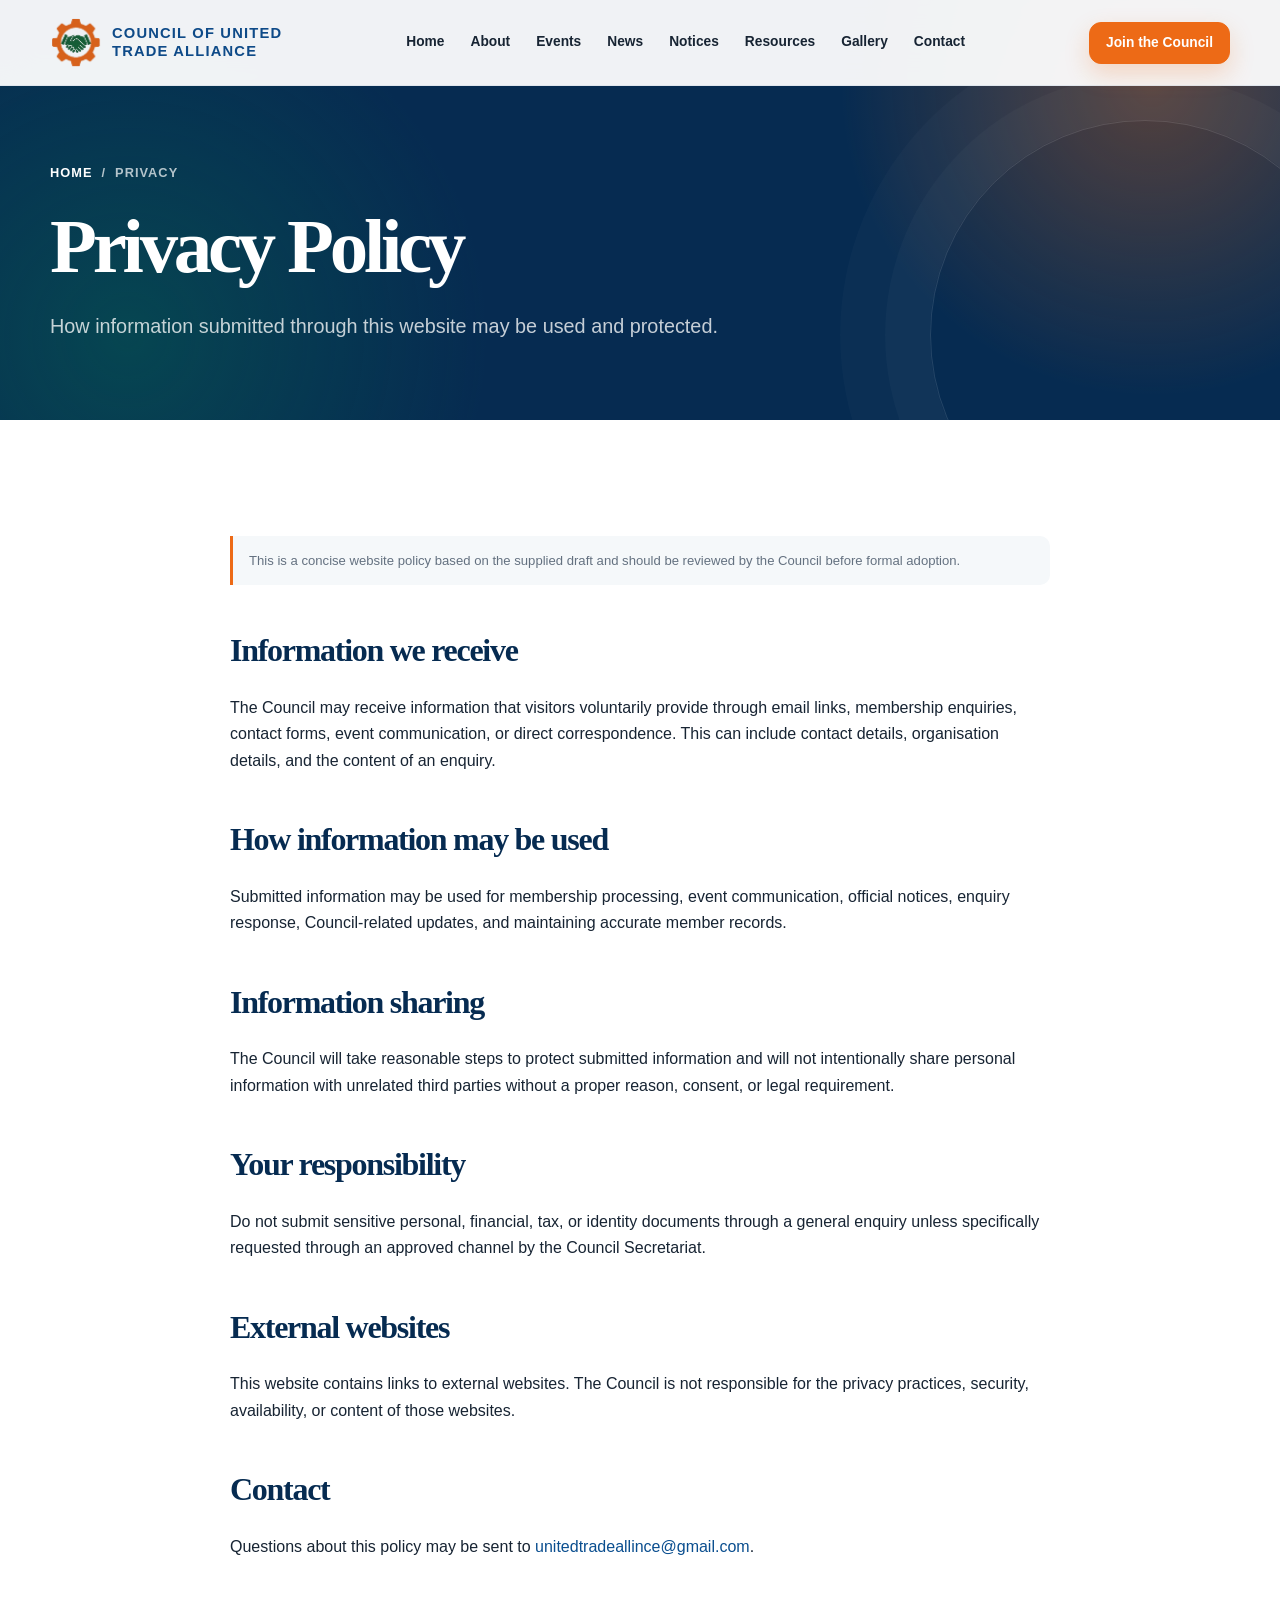
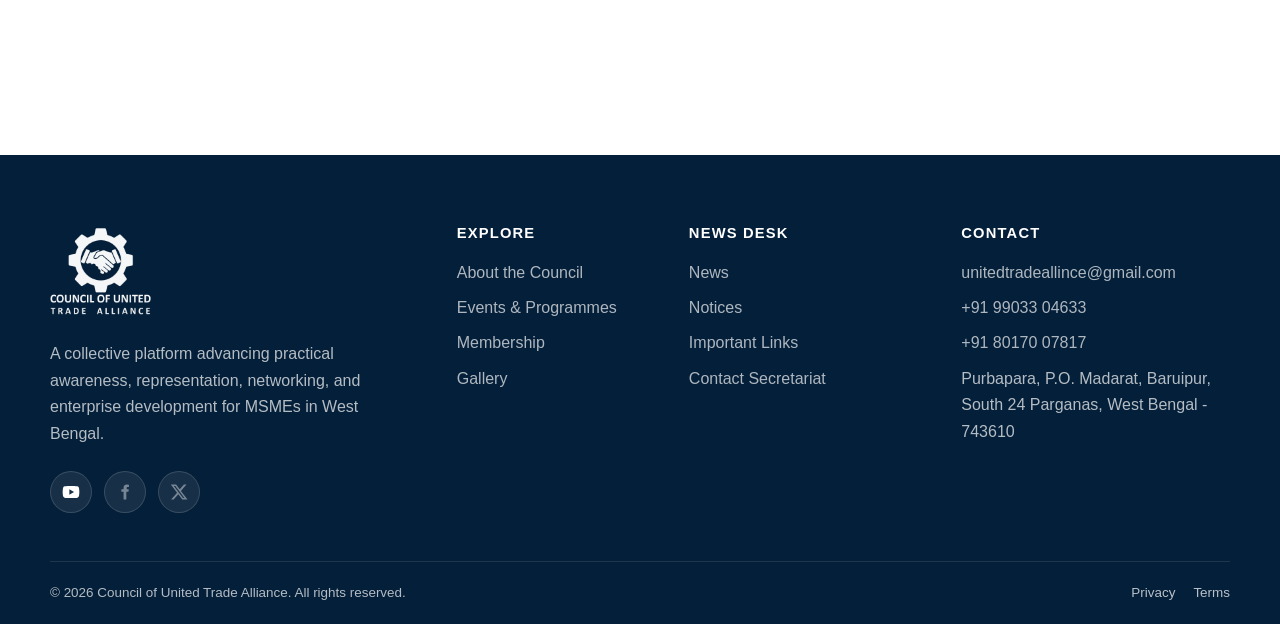
<file: privacy.html>
<!doctype html>
<html lang="en">
<head>
  <meta charset="utf-8">
  <meta name="viewport" content="width=device-width, initial-scale=1">
  <meta name="description" content="Privacy policy for the Council of United Trade Alliance website.">
  <meta name="theme-color" content="#062b51">
  <title>Privacy Policy | Council of United Trade Alliance</title>
  <link rel="icon" href="assets/images/cuta-logo-mark.png" type="image/png">
  <link rel="stylesheet" href="assets/css/styles.css">
  <script src="assets/js/main.js?v=20260724" defer></script>
</head>
<body data-page="legal">
  <a class="skip-link" href="#main-content">Skip to content</a>
  <div class="site-loader" aria-label="Loading website"><div class="loader-inner"><img class="loader-mark" src="assets/images/cuta-logo-mark.png" alt=""><div class="loader-line"></div></div></div>
  <div data-site-header></div>
  <main id="main-content">
    <section class="page-hero"><div class="container"><div class="breadcrumb"><a href="index.html">Home</a><span>Privacy</span></div><h1>Privacy Policy</h1><p>How information submitted through this website may be used and protected.</p></div></section>
    <section class="section">
      <article class="container legal-content">
        <p class="source-note">This is a concise website policy based on the supplied draft and should be reviewed by the Council before formal adoption.</p>
        <h2>Information we receive</h2>
        <p>The Council may receive information that visitors voluntarily provide through email links, membership enquiries, contact forms, event communication, or direct correspondence. This can include contact details, organisation details, and the content of an enquiry.</p>
        <h2>How information may be used</h2>
        <p>Submitted information may be used for membership processing, event communication, official notices, enquiry response, Council-related updates, and maintaining accurate member records.</p>
        <h2>Information sharing</h2>
        <p>The Council will take reasonable steps to protect submitted information and will not intentionally share personal information with unrelated third parties without a proper reason, consent, or legal requirement.</p>
        <h2>Your responsibility</h2>
        <p>Do not submit sensitive personal, financial, tax, or identity documents through a general enquiry unless specifically requested through an approved channel by the Council Secretariat.</p>
        <h2>External websites</h2>
        <p>This website contains links to external websites. The Council is not responsible for the privacy practices, security, availability, or content of those websites.</p>
        <h2>Contact</h2>
        <p>Questions about this policy may be sent to <a href="mailto:unitedtradeallince@gmail.com">unitedtradeallince@gmail.com</a>.</p>
      </article>
    </section>
  </main>
  <div data-site-footer></div>
</body>
</html>
</file>
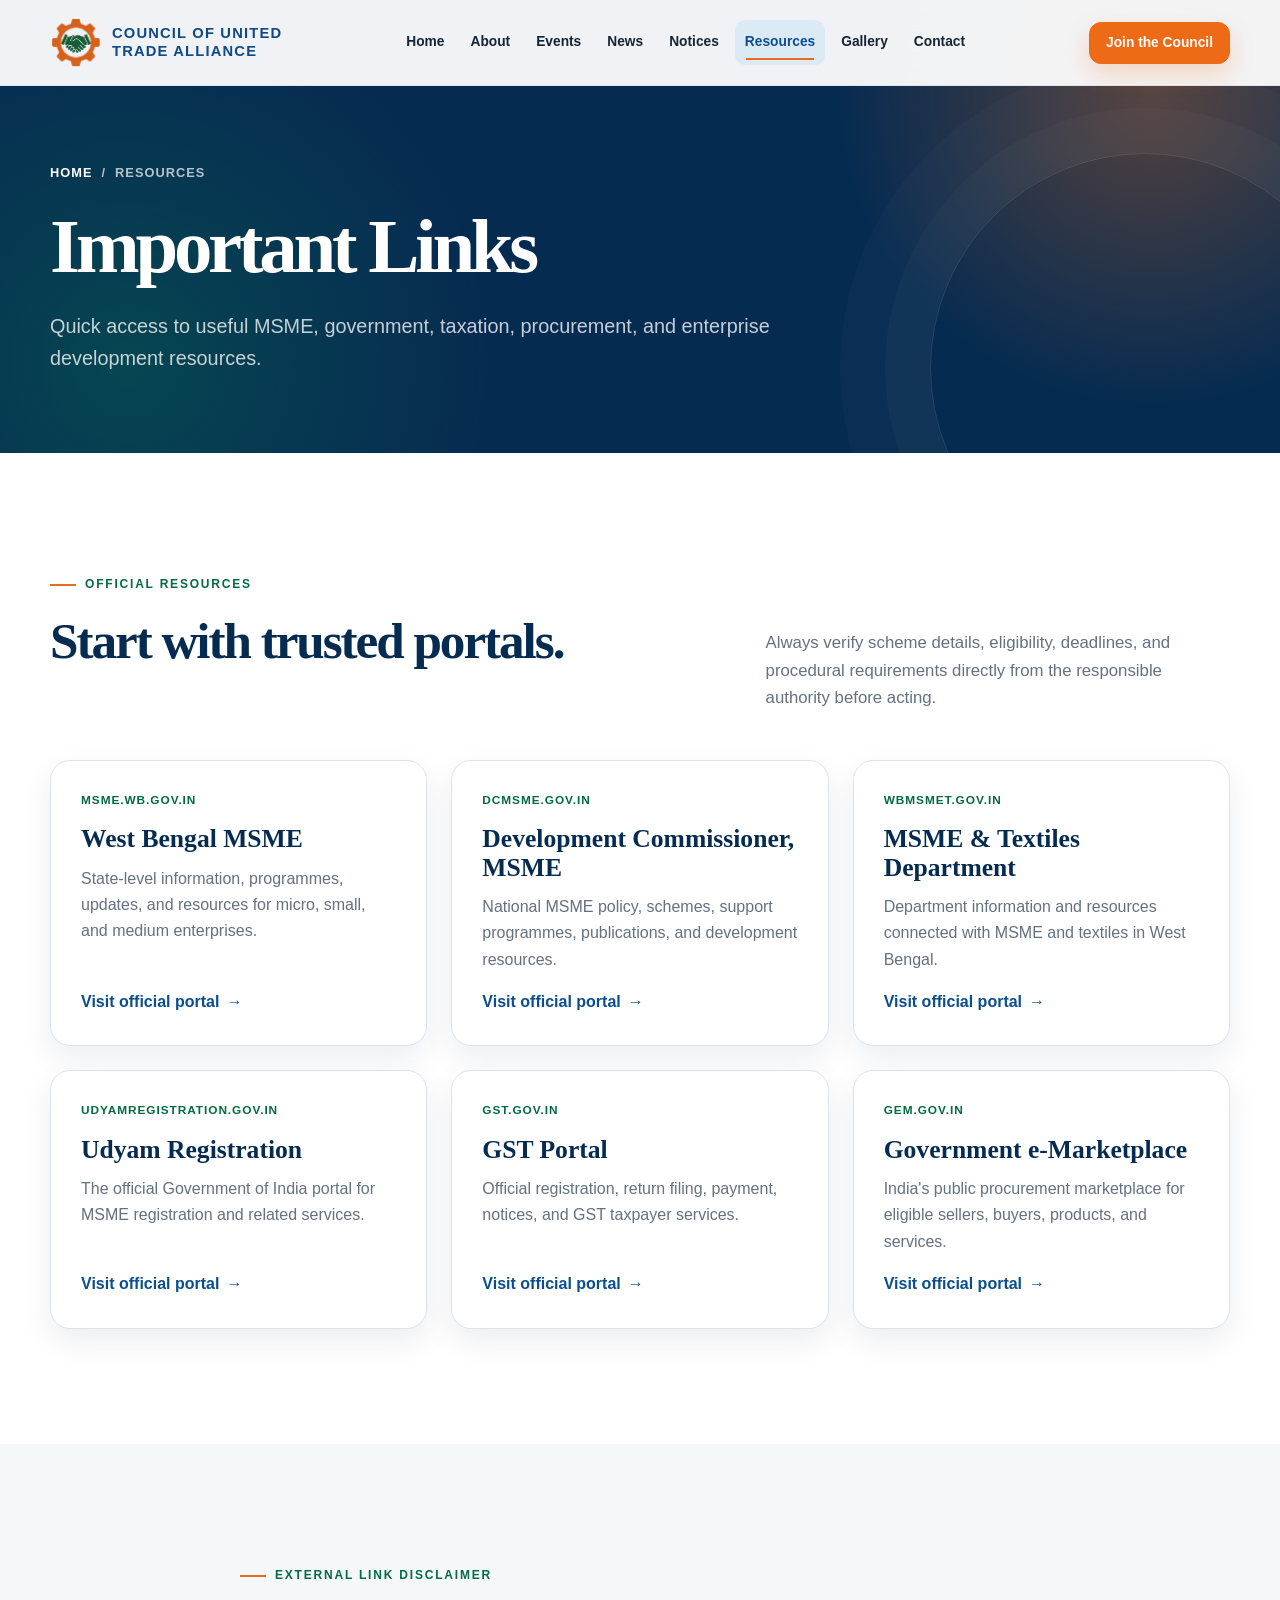
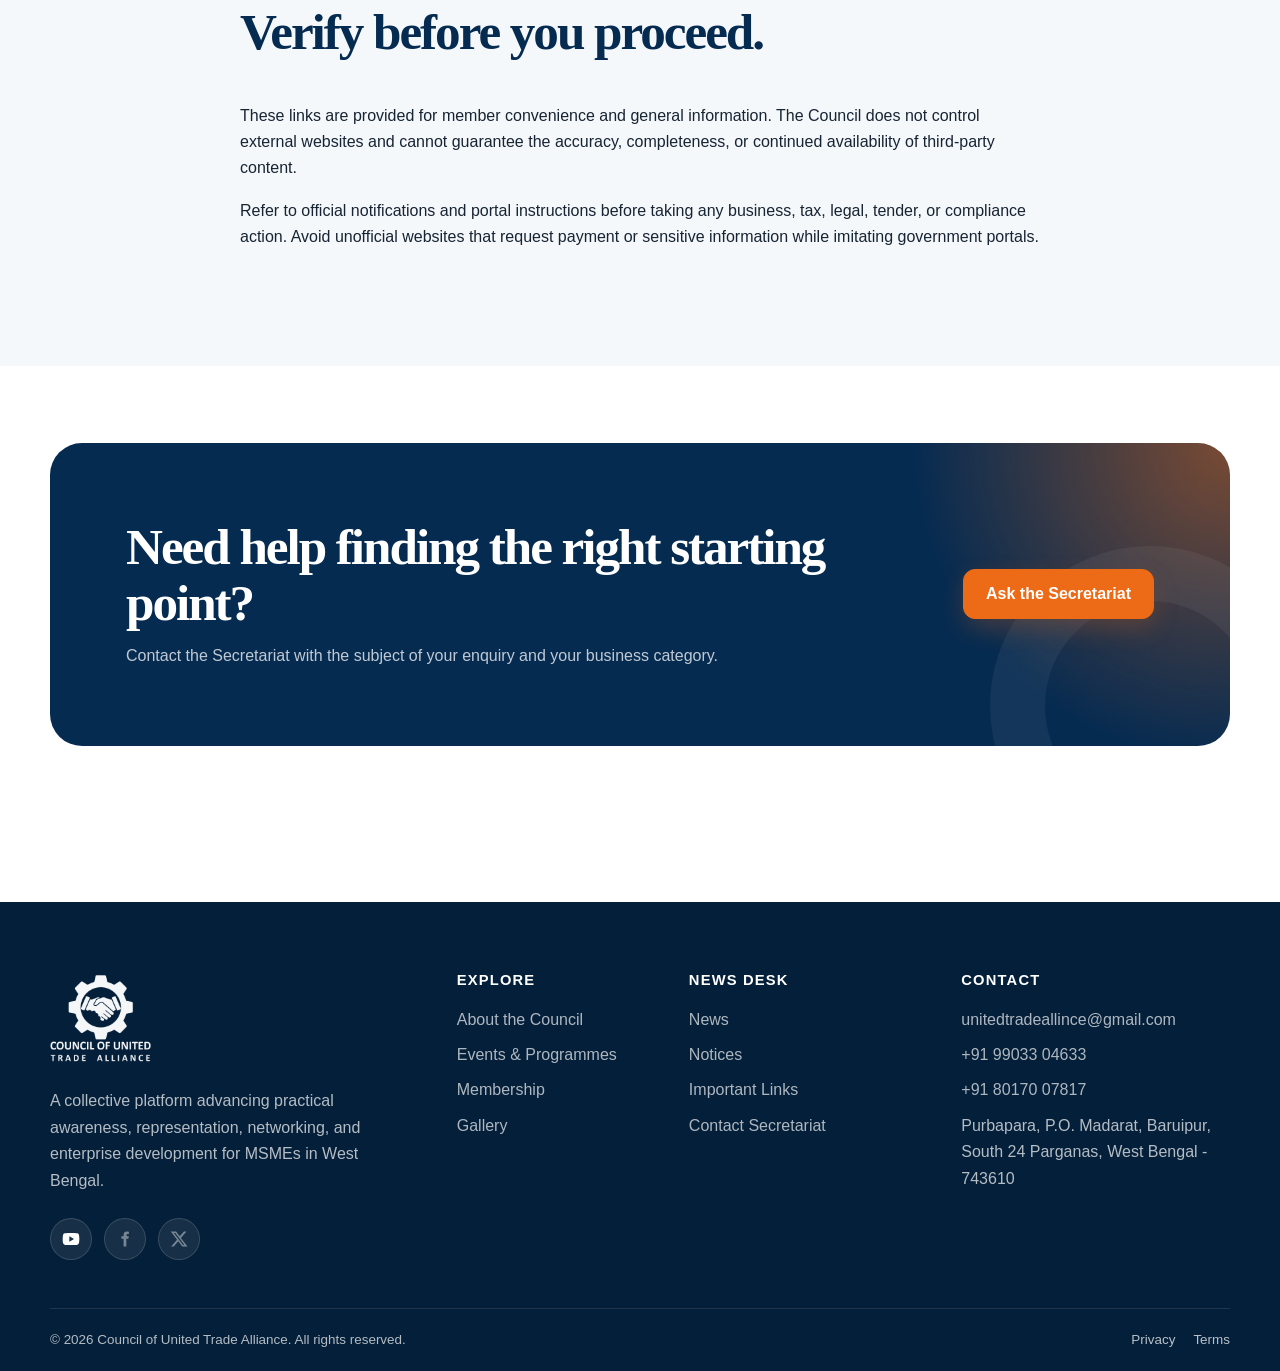
<file: resources.html>
<!doctype html>
<html lang="en">
<head>
  <meta charset="utf-8">
  <meta name="viewport" content="width=device-width, initial-scale=1">
  <meta name="description" content="Access important MSME, government, taxation, procurement, and enterprise development links curated for members of the Council of United Trade Alliance.">
  <meta name="theme-color" content="#062b51">
  <title>Important MSME Links | Council of United Trade Alliance</title>
  <link rel="icon" href="assets/images/cuta-logo-mark.png" type="image/png">
  <link rel="stylesheet" href="assets/css/styles.css">
  <script src="assets/js/main.js?v=20260724" defer></script>
</head>
<body data-page="resources">
  <a class="skip-link" href="#main-content">Skip to content</a>
  <div class="site-loader" aria-label="Loading website"><div class="loader-inner"><img class="loader-mark" src="assets/images/cuta-logo-mark.png" alt=""><div class="loader-line"></div></div></div>
  <div data-site-header></div>

  <main id="main-content">
    <section class="page-hero">
      <div class="container">
        <div class="breadcrumb"><a href="index.html">Home</a><span>Resources</span></div>
        <h1>Important Links</h1>
        <p>Quick access to useful MSME, government, taxation, procurement, and enterprise development resources.</p>
      </div>
    </section>

    <section class="section">
      <div class="container">
        <div class="section-heading reveal">
          <div><span class="eyebrow">Official resources</span><h2>Start with trusted portals.</h2></div>
          <p>Always verify scheme details, eligibility, deadlines, and procedural requirements directly from the responsible authority before acting.</p>
        </div>
        <div class="grid-3">
          <article class="card resource-card reveal">
            <span class="resource-domain">msme.wb.gov.in</span>
            <h3>West Bengal MSME</h3>
            <p>State-level information, programmes, updates, and resources for micro, small, and medium enterprises.</p>
            <a class="text-link" href="https://msme.wb.gov.in/" target="_blank" rel="noopener noreferrer">Visit official portal</a>
          </article>
          <article class="card resource-card reveal">
            <span class="resource-domain">dcmsme.gov.in</span>
            <h3>Development Commissioner, MSME</h3>
            <p>National MSME policy, schemes, support programmes, publications, and development resources.</p>
            <a class="text-link" href="https://dcmsme.gov.in/" target="_blank" rel="noopener noreferrer">Visit official portal</a>
          </article>
          <article class="card resource-card reveal">
            <span class="resource-domain">wbmsmet.gov.in</span>
            <h3>MSME & Textiles Department</h3>
            <p>Department information and resources connected with MSME and textiles in West Bengal.</p>
            <a class="text-link" href="https://wbmsmet.gov.in/" target="_blank" rel="noopener noreferrer">Visit official portal</a>
          </article>
          <article class="card resource-card reveal">
            <span class="resource-domain">udyamregistration.gov.in</span>
            <h3>Udyam Registration</h3>
            <p>The official Government of India portal for MSME registration and related services.</p>
            <a class="text-link" href="https://www.udyamregistration.gov.in/UdyamRegistration.aspx" target="_blank" rel="noopener noreferrer">Visit official portal</a>
          </article>
          <article class="card resource-card reveal">
            <span class="resource-domain">gst.gov.in</span>
            <h3>GST Portal</h3>
            <p>Official registration, return filing, payment, notices, and GST taxpayer services.</p>
            <a class="text-link" href="https://www.gst.gov.in/" target="_blank" rel="noopener noreferrer">Visit official portal</a>
          </article>
          <article class="card resource-card reveal">
            <span class="resource-domain">gem.gov.in</span>
            <h3>Government e-Marketplace</h3>
            <p>India's public procurement marketplace for eligible sellers, buyers, products, and services.</p>
            <a class="text-link" href="https://gem.gov.in/" target="_blank" rel="noopener noreferrer">Visit official portal</a>
          </article>
        </div>
      </div>
    </section>

    <section class="section surface-soft">
      <div class="container narrow reveal">
        <span class="eyebrow">External link disclaimer</span>
        <h2>Verify before you proceed.</h2>
        <p>These links are provided for member convenience and general information. The Council does not control external websites and cannot guarantee the accuracy, completeness, or continued availability of third-party content.</p>
        <p>Refer to official notifications and portal instructions before taking any business, tax, legal, tender, or compliance action. Avoid unofficial websites that request payment or sensitive information while imitating government portals.</p>
      </div>
    </section>

    <section class="section-sm">
      <div class="container">
        <div class="cta-band reveal">
          <div class="cta-band-inner">
            <div><h2>Need help finding the right starting point?</h2><p>Contact the Secretariat with the subject of your enquiry and your business category.</p></div>
            <a class="btn btn-orange" href="contact.html">Ask the Secretariat</a>
          </div>
        </div>
      </div>
    </section>
  </main>
  <div data-site-footer></div>
</body>
</html>
</file>
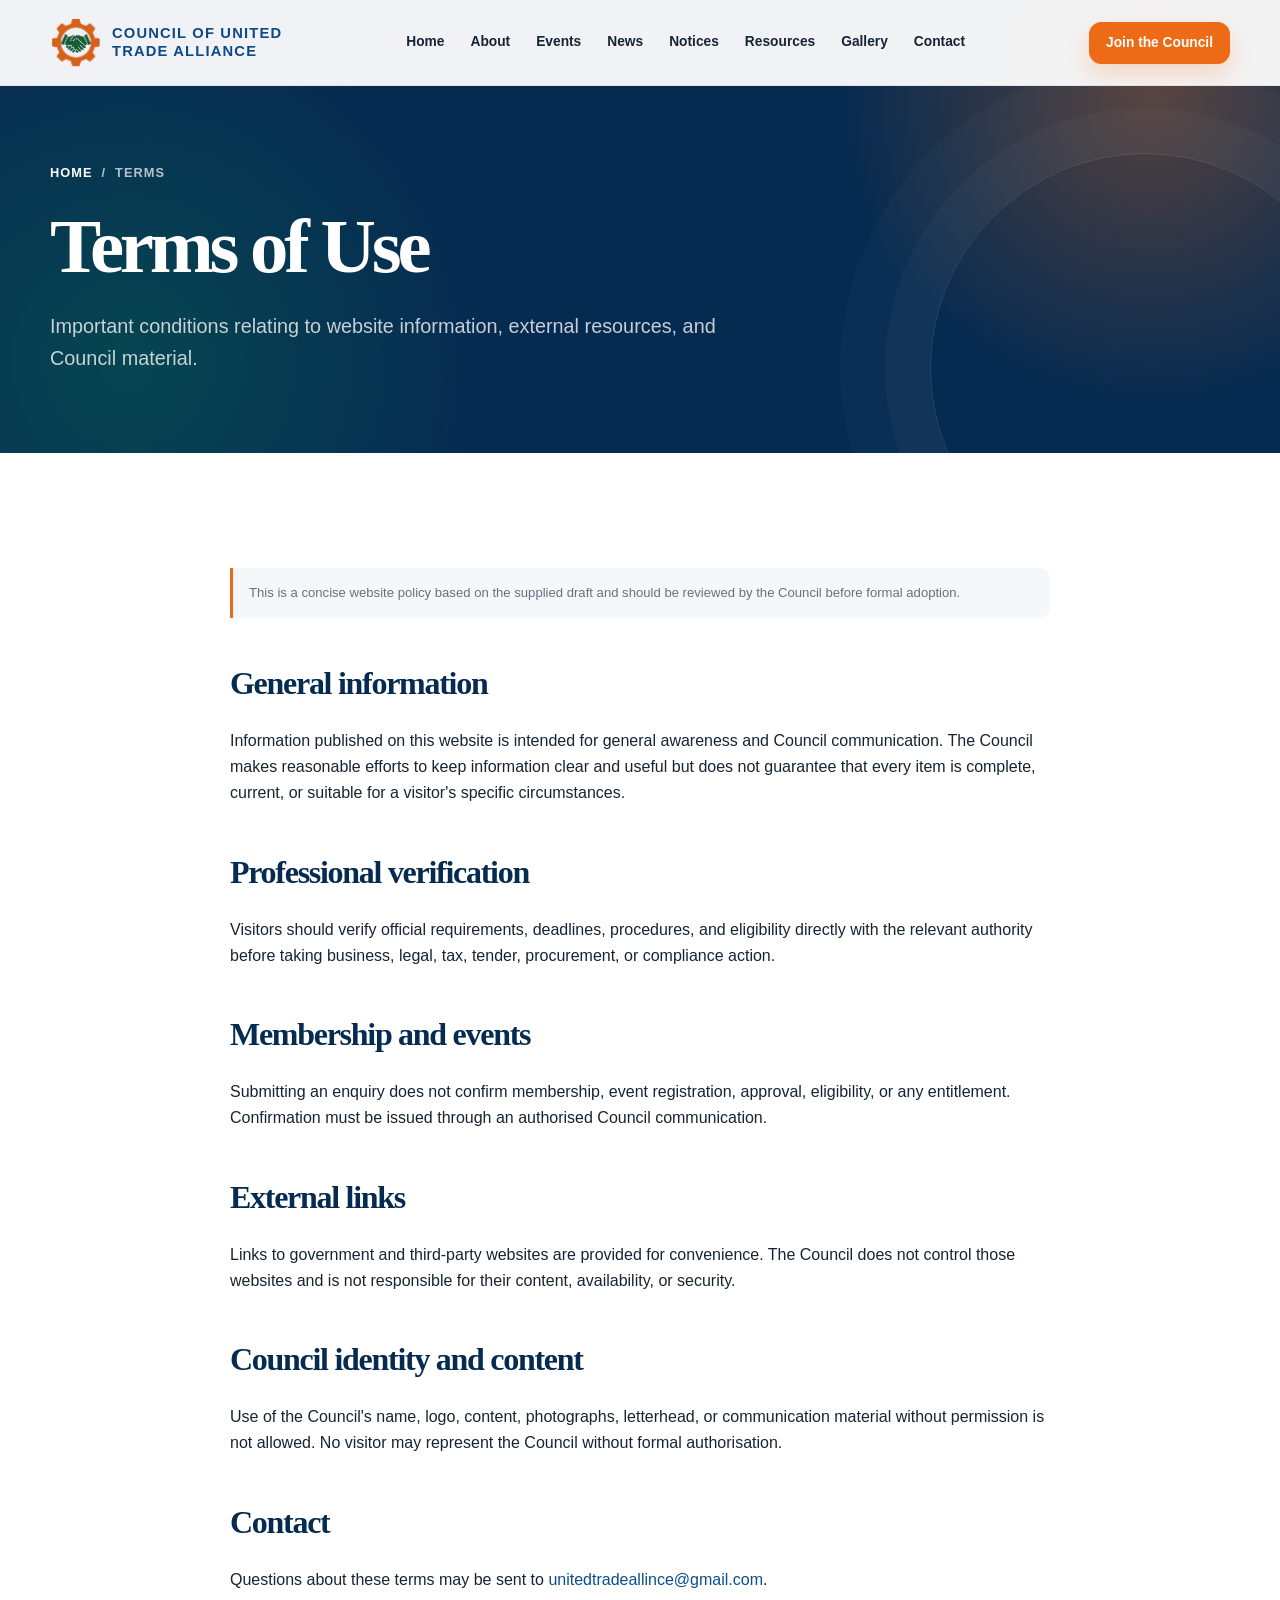
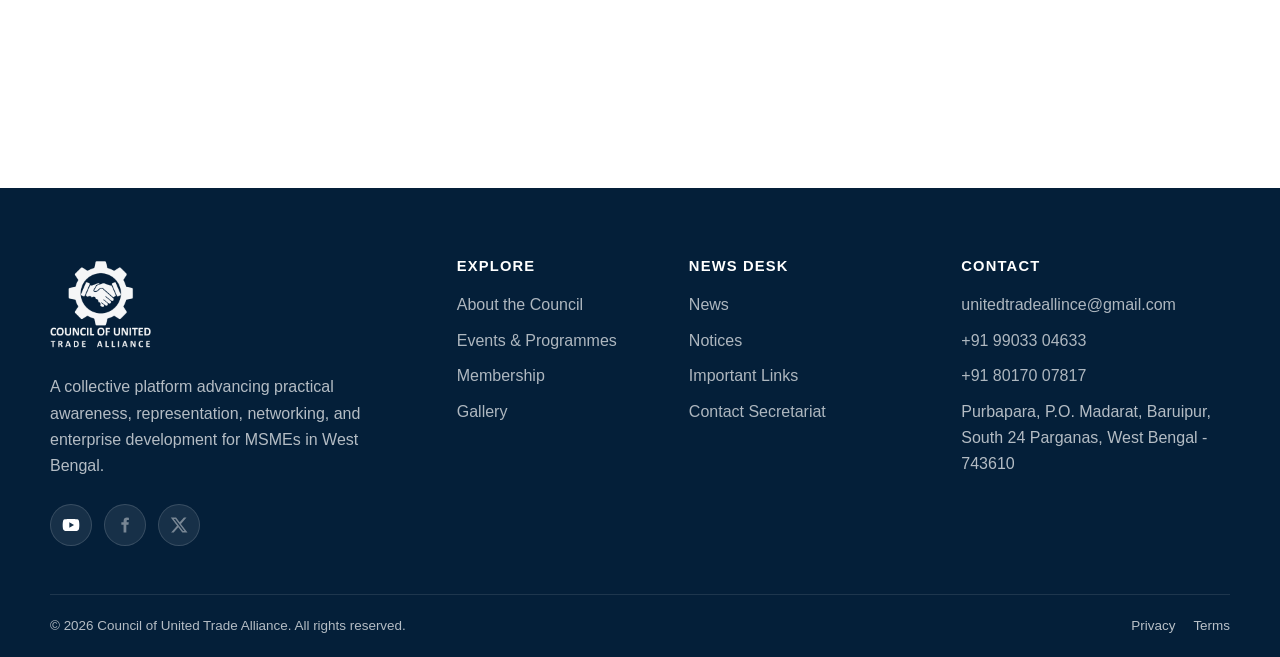
<file: terms.html>
<!doctype html>
<html lang="en">
<head>
  <meta charset="utf-8">
  <meta name="viewport" content="width=device-width, initial-scale=1">
  <meta name="description" content="Terms of use for the Council of United Trade Alliance website.">
  <meta name="theme-color" content="#062b51">
  <title>Terms of Use | Council of United Trade Alliance</title>
  <link rel="icon" href="assets/images/cuta-logo-mark.png" type="image/png">
  <link rel="stylesheet" href="assets/css/styles.css">
  <script src="assets/js/main.js?v=20260724" defer></script>
</head>
<body data-page="legal">
  <a class="skip-link" href="#main-content">Skip to content</a>
  <div class="site-loader" aria-label="Loading website"><div class="loader-inner"><img class="loader-mark" src="assets/images/cuta-logo-mark.png" alt=""><div class="loader-line"></div></div></div>
  <div data-site-header></div>
  <main id="main-content">
    <section class="page-hero"><div class="container"><div class="breadcrumb"><a href="index.html">Home</a><span>Terms</span></div><h1>Terms of Use</h1><p>Important conditions relating to website information, external resources, and Council material.</p></div></section>
    <section class="section">
      <article class="container legal-content">
        <p class="source-note">This is a concise website policy based on the supplied draft and should be reviewed by the Council before formal adoption.</p>
        <h2>General information</h2>
        <p>Information published on this website is intended for general awareness and Council communication. The Council makes reasonable efforts to keep information clear and useful but does not guarantee that every item is complete, current, or suitable for a visitor's specific circumstances.</p>
        <h2>Professional verification</h2>
        <p>Visitors should verify official requirements, deadlines, procedures, and eligibility directly with the relevant authority before taking business, legal, tax, tender, procurement, or compliance action.</p>
        <h2>Membership and events</h2>
        <p>Submitting an enquiry does not confirm membership, event registration, approval, eligibility, or any entitlement. Confirmation must be issued through an authorised Council communication.</p>
        <h2>External links</h2>
        <p>Links to government and third-party websites are provided for convenience. The Council does not control those websites and is not responsible for their content, availability, or security.</p>
        <h2>Council identity and content</h2>
        <p>Use of the Council's name, logo, content, photographs, letterhead, or communication material without permission is not allowed. No visitor may represent the Council without formal authorisation.</p>
        <h2>Contact</h2>
        <p>Questions about these terms may be sent to <a href="mailto:unitedtradeallince@gmail.com">unitedtradeallince@gmail.com</a>.</p>
      </article>
    </section>
  </main>
  <div data-site-footer></div>
</body>
</html>
</file>
<file: assets/css/styles.css>
:root {
  --navy-950: #062b51;
  --navy-900: #073d70;
  --navy-800: #0a4e8f;
  --navy-100: #dceaf6;
  --green-800: #046a43;
  --green-700: #078352;
  --green-100: #dff5e9;
  --orange-700: #d95b10;
  --orange-600: #ed6a16;
  --orange-100: #fff0e4;
  --ink: #172433;
  --muted: #647180;
  --line: #dce4eb;
  --surface: #ffffff;
  --surface-soft: #f5f8fa;
  --surface-warm: #fffaf6;
  --shadow-sm: 0 12px 30px rgba(6, 43, 81, 0.08);
  --shadow-lg: 0 25px 70px rgba(6, 43, 81, 0.15);
  --radius-sm: 12px;
  --radius-md: 20px;
  --radius-lg: 32px;
  --container: min(1180px, calc(100% - 40px));
  --header-height: 86px;
  --transition: 220ms ease;
}

*,
*::before,
*::after {
  box-sizing: border-box;
}

html {
  scroll-behavior: smooth;
  scroll-padding-top: 110px;
}

body {
  margin: 0;
  overflow-x: hidden;
  color: var(--ink);
  background: var(--surface);
  font-family: "Segoe UI", Arial, sans-serif;
  font-size: 16px;
  line-height: 1.65;
  -webkit-font-smoothing: antialiased;
}

body.menu-open,
body.modal-open {
  overflow: hidden;
}

body.menu-open::before {
  position: fixed;
  inset: var(--header-height) 0 0;
  z-index: 998;
  background: rgba(3, 18, 32, 0.62);
  content: "";
}

img {
  display: block;
  max-width: 100%;
}

a {
  color: var(--navy-800);
  text-decoration: none;
}

button,
input,
select,
textarea {
  font: inherit;
}

button,
a {
  -webkit-tap-highlight-color: transparent;
}

button {
  cursor: pointer;
}

h1,
h2,
h3,
h4,
p,
ul,
ol {
  margin-top: 0;
}

h1,
h2,
h3,
h4 {
  color: var(--navy-950);
  font-family: Georgia, "Times New Roman", serif;
  line-height: 1.1;
}

h1 {
  font-size: clamp(2.75rem, 6vw, 5.75rem);
  letter-spacing: -0.055em;
}

h2 {
  font-size: clamp(2rem, 4vw, 3.6rem);
  letter-spacing: -0.04em;
}

h3 {
  font-size: clamp(1.25rem, 2vw, 1.65rem);
}

p:last-child,
ul:last-child,
ol:last-child {
  margin-bottom: 0;
}

::selection {
  color: #fff;
  background: var(--orange-600);
}

.skip-link {
  position: fixed;
  top: 10px;
  left: 10px;
  z-index: 2000;
  padding: 10px 16px;
  color: #fff;
  background: var(--navy-950);
  border-radius: 8px;
  transform: translateY(-150%);
  transition: transform var(--transition);
}

.skip-link:focus {
  transform: translateY(0);
}

.container {
  width: var(--container);
  margin-inline: auto;
}

.narrow {
  max-width: 800px;
}

.section {
  padding: clamp(72px, 9vw, 120px) 0;
}

.section-sm {
  padding: clamp(48px, 6vw, 80px) 0;
}

.surface-soft {
  background: var(--surface-soft);
}

.surface-warm {
  background: var(--surface-warm);
}

.section-heading {
  display: grid;
  grid-template-columns: minmax(0, 0.8fr) minmax(280px, 0.55fr);
  gap: 40px;
  align-items: end;
  margin-bottom: 48px;
}

.section-heading > :last-child {
  color: var(--muted);
  font-size: 1.05rem;
}

.section-heading.center {
  display: block;
  max-width: 760px;
  margin-inline: auto;
  text-align: center;
}

.section-heading.center > :last-child {
  max-width: 620px;
  margin-inline: auto;
}

.eyebrow {
  display: inline-flex;
  gap: 9px;
  align-items: center;
  margin-bottom: 18px;
  color: var(--green-800);
  font-size: 0.75rem;
  font-weight: 800;
  letter-spacing: 0.15em;
  text-transform: uppercase;
}

.eyebrow::before {
  width: 26px;
  height: 2px;
  background: var(--orange-600);
  content: "";
}

.text-accent {
  color: var(--orange-700);
}

.muted {
  color: var(--muted);
}

.small {
  font-size: 0.875rem;
}

.sr-only {
  position: absolute;
  width: 1px;
  height: 1px;
  padding: 0;
  overflow: hidden;
  clip: rect(0, 0, 0, 0);
  white-space: nowrap;
  border: 0;
}

.site-loader {
  position: fixed;
  inset: 0;
  z-index: 3000;
  display: grid;
  place-items: center;
  color: var(--navy-950);
  background: #fff;
  transition: opacity 450ms ease, visibility 450ms ease;
}

.site-loader.is-hidden {
  visibility: hidden;
  opacity: 0;
}

.loader-inner {
  display: grid;
  gap: 16px;
  justify-items: center;
}

.loader-mark {
  width: 72px;
  aspect-ratio: 1;
  object-fit: contain;
  animation: loader-breathe 1.25s ease-in-out infinite;
}

.loader-line {
  width: 112px;
  height: 3px;
  overflow: hidden;
  background: var(--navy-100);
  border-radius: 100px;
}

.loader-line::after {
  display: block;
  width: 42%;
  height: 100%;
  background: var(--orange-600);
  border-radius: inherit;
  content: "";
  animation: loader-slide 1s ease-in-out infinite;
}

@keyframes loader-breathe {
  50% {
    transform: scale(1.08) rotate(4deg);
  }
}

@keyframes loader-slide {
  from {
    transform: translateX(-120%);
  }
  to {
    transform: translateX(260%);
  }
}

.site-header {
  position: fixed;
  top: 0;
  right: 0;
  left: 0;
  z-index: 1000;
  height: var(--header-height);
  background: rgba(255, 255, 255, 0.94);
  border-bottom: 1px solid rgba(220, 228, 235, 0.8);
  backdrop-filter: blur(16px);
  transition: transform 350ms ease, box-shadow var(--transition);
}

.site-header.is-hidden {
  transform: translateY(calc(-100% - 4px));
}

.site-header.is-scrolled {
  box-shadow: 0 8px 25px rgba(6, 43, 81, 0.08);
}

.header-inner {
  display: flex;
  width: var(--container);
  height: 100%;
  margin-inline: auto;
  gap: 24px;
  align-items: center;
  justify-content: space-between;
}

.brand {
  display: inline-flex;
  flex: 0 0 auto;
  gap: 10px;
  align-items: center;
}

.brand-mark {
  width: 52px;
  height: 52px;
  flex: none;
  object-fit: contain;
}

.brand-name {
  color: #0e4a88;
  font-size: 0.92rem;
  font-weight: 900;
  letter-spacing: 0.08em;
  line-height: 1.18;
  text-transform: uppercase;
}

.site-nav {
  display: flex;
  gap: 6px;
  align-items: center;
}

.nav-link {
  position: relative;
  padding: 11px 10px;
  color: var(--ink);
  font-size: 0.86rem;
  font-weight: 700;
  white-space: nowrap;
  border-radius: 10px;
  transition: color var(--transition), background var(--transition);
}

.nav-link:hover,
.nav-link:focus-visible,
.nav-link.is-active {
  color: var(--navy-800);
  background: var(--navy-100);
}

.nav-link.is-active::after {
  position: absolute;
  right: 11px;
  bottom: 5px;
  left: 11px;
  height: 2px;
  background: var(--orange-600);
  content: "";
}

.header-cta {
  flex: none;
}

.menu-toggle {
  display: none;
  width: 46px;
  height: 46px;
  padding: 0;
  color: var(--navy-950);
  background: var(--surface-soft);
  border: 1px solid var(--line);
  border-radius: 12px;
}

.menu-toggle span,
.menu-toggle::before,
.menu-toggle::after {
  display: block;
  width: 20px;
  height: 2px;
  margin: 5px auto;
  background: currentColor;
  content: "";
  transition: transform var(--transition), opacity var(--transition);
}

.menu-toggle[aria-expanded="true"] span {
  opacity: 0;
}

.menu-toggle[aria-expanded="true"]::before {
  transform: translateY(7px) rotate(45deg);
}

.menu-toggle[aria-expanded="true"]::after {
  transform: translateY(-7px) rotate(-45deg);
}

.btn {
  position: relative;
  display: inline-flex;
  min-height: 50px;
  padding: 0 22px;
  overflow: hidden;
  gap: 10px;
  align-items: center;
  justify-content: center;
  color: #fff;
  font-weight: 800;
  line-height: 1;
  background: var(--navy-800);
  border: 1px solid var(--navy-800);
  border-radius: 12px;
  box-shadow: 0 10px 24px rgba(10, 78, 143, 0.18);
  transition: transform var(--transition), box-shadow var(--transition), color var(--transition), background var(--transition);
}

.btn:hover,
.btn:focus-visible {
  color: #fff;
  background: var(--navy-950);
  box-shadow: 0 15px 30px rgba(6, 43, 81, 0.24);
  transform: translateY(-3px);
}

.btn-orange {
  background: var(--orange-600);
  border-color: var(--orange-600);
  box-shadow: 0 10px 24px rgba(237, 106, 22, 0.22);
}

.btn-orange:hover,
.btn-orange:focus-visible {
  background: #c84d08;
  border-color: #c84d08;
}

.btn-green {
  background: var(--green-700);
  border-color: var(--green-700);
}

.btn-outline {
  color: var(--navy-800);
  background: rgba(255, 255, 255, 0.8);
  border-color: var(--navy-800);
  box-shadow: none;
}

.btn-outline:hover,
.btn-outline:focus-visible {
  color: #fff;
  background: var(--navy-800);
}

.btn-light {
  color: var(--navy-950);
  background: #fff;
  border-color: #fff;
}

.btn-light:hover,
.btn-light:focus-visible {
  color: var(--navy-950);
  background: var(--orange-100);
  border-color: var(--orange-100);
}

.btn-sm {
  min-height: 42px;
  padding-inline: 16px;
  font-size: 0.86rem;
}

.text-link {
  display: inline-flex;
  gap: 7px;
  align-items: center;
  color: var(--navy-800);
  font-weight: 800;
}

.text-link::after {
  content: "\2192";
  transition: transform var(--transition);
}

.text-link:hover::after {
  transform: translateX(5px);
}

.button-row {
  display: flex;
  flex-wrap: wrap;
  gap: 12px;
  align-items: center;
}

.cta-pulse::after {
  position: absolute;
  top: -60%;
  left: -75%;
  width: 40%;
  height: 220%;
  background: linear-gradient(90deg, transparent, rgba(255, 255, 255, 0.38), transparent);
  content: "";
  transform: rotate(20deg);
  animation: cta-shine 3.8s ease-in-out infinite;
}

@keyframes cta-shine {
  0%,
  54% {
    left: -75%;
  }
  82%,
  100% {
    left: 135%;
  }
}

.hero {
  position: relative;
  min-height: min(850px, 100svh);
  padding-top: var(--header-height);
  overflow: hidden;
  background: #f7f5f1;
}

.hero-media {
  position: absolute;
  inset: var(--header-height) 0 0;
}

.hero-media img {
  width: 100%;
  height: 100%;
  object-fit: cover;
  object-position: center;
}

.hero-media::after {
  position: absolute;
  inset: 0;
  background:
    linear-gradient(90deg, rgba(255, 255, 255, 0.98) 0%, rgba(255, 255, 255, 0.94) 30%, rgba(255, 255, 255, 0.38) 58%, rgba(6, 43, 81, 0.08) 100%),
    linear-gradient(0deg, rgba(6, 43, 81, 0.12), transparent 35%);
  content: "";
}

.hero-inner {
  position: relative;
  z-index: 1;
  display: grid;
  min-height: calc(min(850px, 100svh) - var(--header-height));
  align-content: center;
  padding-block: 80px 190px;
}

.hero-copy {
  min-width: 0;
  max-width: 670px;
}

.hero-copy h1 {
  max-width: 640px;
  margin-bottom: 24px;
  font-size: clamp(2.75rem, 5.5vw, 5.2rem);
}

.hero-copy .lead {
  max-width: 620px;
  margin-bottom: 32px;
  color: #3b4c5d;
  font-size: clamp(1.05rem, 2vw, 1.25rem);
}

.hero-kicker {
  display: inline-flex;
  margin-bottom: 22px;
  padding: 8px 13px;
  gap: 9px;
  align-items: center;
  color: var(--green-800);
  font-size: 0.74rem;
  font-weight: 800;
  letter-spacing: 0.12em;
  text-transform: uppercase;
  background: rgba(223, 245, 233, 0.88);
  border: 1px solid rgba(4, 106, 67, 0.14);
  border-radius: 100px;
}

.hero-kicker::before {
  width: 7px;
  height: 7px;
  background: var(--orange-600);
  border-radius: 50%;
  box-shadow: 0 0 0 5px rgba(237, 106, 22, 0.13);
  content: "";
}

.hero-stats {
  position: absolute;
  right: 0;
  bottom: 0;
  left: 0;
  z-index: 2;
  background: rgba(6, 43, 81, 0.94);
  backdrop-filter: blur(12px);
}

.stats-grid {
  display: grid;
  grid-template-columns: repeat(3, 1fr);
}

.stat {
  padding: 26px 34px;
  color: rgba(255, 255, 255, 0.72);
  border-right: 1px solid rgba(255, 255, 255, 0.14);
}

.stat:last-child {
  border-right: 0;
}

.stat strong {
  display: block;
  margin-bottom: 2px;
  color: #fff;
  font-family: Georgia, "Times New Roman", serif;
  font-size: 1.55rem;
}

.page-hero {
  position: relative;
  padding: calc(var(--header-height) + 76px) 0 78px;
  overflow: hidden;
  color: #fff;
  background:
    radial-gradient(circle at 90% 20%, rgba(237, 106, 22, 0.34), transparent 26%),
    radial-gradient(circle at 10% 80%, rgba(7, 131, 82, 0.3), transparent 30%),
    var(--navy-950);
}

.page-hero::after {
  position: absolute;
  right: -80px;
  bottom: -130px;
  width: 430px;
  height: 430px;
  border: 1px solid rgba(255, 255, 255, 0.12);
  border-radius: 50%;
  box-shadow: 0 0 0 45px rgba(255, 255, 255, 0.025), 0 0 0 90px rgba(255, 255, 255, 0.02);
  content: "";
}

.page-hero .container {
  position: relative;
  z-index: 1;
}

.page-hero h1 {
  max-width: 850px;
  margin-bottom: 20px;
  color: #fff;
  font-size: clamp(2.7rem, 6vw, 5rem);
}

.page-hero p {
  max-width: 720px;
  margin-bottom: 0;
  color: rgba(255, 255, 255, 0.77);
  font-size: clamp(1.05rem, 2vw, 1.24rem);
}

.breadcrumb {
  display: flex;
  margin-bottom: 22px;
  gap: 9px;
  align-items: center;
  color: rgba(255, 255, 255, 0.7);
  font-size: 0.8rem;
  font-weight: 700;
  letter-spacing: 0.08em;
  text-transform: uppercase;
}

.breadcrumb a {
  color: #fff;
}

.breadcrumb span::before {
  margin-right: 9px;
  content: "/";
}

.grid-2,
.grid-3,
.grid-4 {
  display: grid;
  gap: 24px;
}

.grid-2 {
  grid-template-columns: repeat(2, minmax(0, 1fr));
}

.grid-3 {
  grid-template-columns: repeat(3, minmax(0, 1fr));
}

.grid-4 {
  grid-template-columns: repeat(4, minmax(0, 1fr));
}

.card {
  position: relative;
  padding: 30px;
  background: var(--surface);
  border: 1px solid var(--line);
  border-radius: var(--radius-md);
  box-shadow: var(--shadow-sm);
  transition: transform var(--transition), box-shadow var(--transition), border-color var(--transition);
}

.card:hover {
  border-color: #c4d5e2;
  box-shadow: var(--shadow-lg);
  transform: translateY(-6px);
}

.card h3 {
  margin-bottom: 12px;
}

.card p {
  color: var(--muted);
}

.icon-box {
  display: grid;
  width: 52px;
  height: 52px;
  margin-bottom: 22px;
  place-items: center;
  color: var(--navy-800);
  font-family: Georgia, serif;
  font-size: 1.35rem;
  font-weight: 700;
  background: var(--navy-100);
  border-radius: 14px;
}

.card:nth-child(3n + 2) .icon-box {
  color: var(--green-800);
  background: var(--green-100);
}

.card:nth-child(3n + 3) .icon-box {
  color: var(--orange-700);
  background: var(--orange-100);
}

.split {
  display: grid;
  grid-template-columns: minmax(0, 0.95fr) minmax(0, 1.05fr);
  gap: clamp(42px, 7vw, 90px);
  align-items: center;
}

.split.reverse > :first-child {
  order: 2;
}

.image-frame {
  position: relative;
}

.image-frame img {
  width: 100%;
  min-height: 420px;
  object-fit: cover;
  border-radius: var(--radius-lg);
  box-shadow: var(--shadow-lg);
}

.image-frame::before {
  position: absolute;
  top: -18px;
  left: -18px;
  z-index: -1;
  width: 130px;
  height: 130px;
  background-image: radial-gradient(var(--orange-600) 1.5px, transparent 1.5px);
  background-size: 12px 12px;
  content: "";
  opacity: 0.36;
}

.image-note {
  position: absolute;
  right: -18px;
  bottom: 28px;
  max-width: 240px;
  padding: 20px;
  color: #fff;
  background: var(--navy-950);
  border-radius: 16px;
  box-shadow: var(--shadow-lg);
}

.image-note strong {
  display: block;
  margin-bottom: 4px;
  font-family: Georgia, serif;
  font-size: 1.25rem;
}

.check-list,
.arrow-list,
.legal-list {
  padding: 0;
  list-style: none;
}

.check-list li,
.arrow-list li {
  position: relative;
  margin-bottom: 13px;
  padding-left: 34px;
}

.check-list li::before {
  position: absolute;
  top: 4px;
  left: 0;
  display: grid;
  width: 22px;
  height: 22px;
  place-items: center;
  color: #fff;
  font-size: 0.72rem;
  font-weight: 900;
  background: var(--green-700);
  border-radius: 50%;
  content: "\2713";
}

.arrow-list li::before {
  position: absolute;
  left: 4px;
  color: var(--orange-600);
  font-weight: 900;
  content: "\2192";
}

.event-card {
  display: grid;
  overflow: hidden;
  background: var(--surface);
  border: 1px solid var(--line);
  border-radius: var(--radius-md);
  box-shadow: var(--shadow-sm);
}

.event-card-image {
  position: relative;
  min-height: 270px;
  overflow: hidden;
}

.event-card-image img {
  width: 100%;
  height: 100%;
  object-fit: cover;
  transition: transform 600ms ease;
}

.event-card-image-focus-right img {
  object-position: 68% center;
}

.event-card:hover .event-card-image img {
  transform: scale(1.045);
}

.event-date {
  position: absolute;
  top: 20px;
  left: 20px;
  width: 66px;
  padding: 9px 7px;
  color: #fff;
  text-align: center;
  background: var(--orange-600);
  border-radius: 10px;
  box-shadow: 0 10px 25px rgba(0, 0, 0, 0.16);
}

.event-date strong,
.event-date span {
  display: block;
}

.event-date strong {
  font-family: Georgia, serif;
  font-size: 1.65rem;
  line-height: 1;
}

.event-date span {
  margin-top: 3px;
  font-size: 0.68rem;
  font-weight: 800;
  letter-spacing: 0.12em;
  text-transform: uppercase;
}

.event-card-body {
  padding: 28px;
}

.event-card-body h3 {
  margin-bottom: 12px;
}

.tag-row {
  display: flex;
  flex-wrap: wrap;
  margin-bottom: 18px;
  gap: 8px;
}

.tag {
  display: inline-flex;
  padding: 6px 10px;
  color: var(--green-800);
  font-size: 0.72rem;
  font-weight: 800;
  letter-spacing: 0.05em;
  text-transform: uppercase;
  background: var(--green-100);
  border-radius: 100px;
}

.tag.orange {
  color: var(--orange-700);
  background: var(--orange-100);
}

.tabs {
  display: flex;
  flex-wrap: wrap;
  margin-bottom: 34px;
  padding: 6px;
  gap: 6px;
  background: var(--surface-soft);
  border: 1px solid var(--line);
  border-radius: 14px;
}

.tab-button,
.filter-button {
  padding: 10px 16px;
  color: var(--muted);
  font-weight: 800;
  background: transparent;
  border: 0;
  border-radius: 9px;
  transition: color var(--transition), background var(--transition);
}

.tab-button:hover,
.tab-button.is-active,
.filter-button:hover,
.filter-button.is-active {
  color: #fff;
  background: var(--navy-800);
}

.tab-panel[hidden] {
  display: none;
}

.empty-state {
  padding: clamp(38px, 7vw, 72px);
  text-align: center;
  background: var(--surface-soft);
  border: 1px dashed #b8c8d5;
  border-radius: var(--radius-md);
}

.empty-state .icon-box {
  margin-inline: auto;
}

.event-detail {
  overflow: hidden;
  border: 1px solid var(--line);
  border-radius: var(--radius-md);
}

.event-detail + .event-detail {
  margin-top: 24px;
}

.event-detail summary {
  display: grid;
  padding: 28px;
  grid-template-columns: auto 1fr auto;
  gap: 20px;
  align-items: center;
  cursor: pointer;
  list-style: none;
  background: #fff;
}

.event-detail summary::-webkit-details-marker {
  display: none;
}

.event-detail summary::after {
  color: var(--navy-800);
  font-size: 1.6rem;
  font-weight: 300;
  content: "+";
}

.event-detail[open] summary::after {
  content: "\2212";
}

.event-detail summary h3 {
  margin-bottom: 5px;
}

.event-detail-content {
  padding: 0 28px 34px;
  background: #fff;
}

.date-tile {
  min-width: 70px;
  padding: 11px;
  color: var(--navy-950);
  text-align: center;
  background: var(--orange-100);
  border-radius: 12px;
}

.date-tile strong,
.date-tile span {
  display: block;
}

.date-tile strong {
  font-family: Georgia, serif;
  font-size: 1.5rem;
}

.date-tile span {
  font-size: 0.68rem;
  font-weight: 800;
  text-transform: uppercase;
}

.timeline {
  position: relative;
  max-width: 850px;
  margin-inline: auto;
}

.timeline::before {
  position: absolute;
  top: 14px;
  bottom: 14px;
  left: 24px;
  width: 2px;
  background: var(--navy-100);
  content: "";
}

.timeline-item {
  position: relative;
  padding: 0 0 34px 78px;
}

.timeline-item:last-child {
  padding-bottom: 0;
}

.timeline-number {
  position: absolute;
  top: 0;
  left: 0;
  z-index: 1;
  display: grid;
  width: 50px;
  height: 50px;
  place-items: center;
  color: #fff;
  font-family: Georgia, serif;
  font-size: 1.2rem;
  background: var(--navy-800);
  border: 6px solid #fff;
  border-radius: 50%;
  box-shadow: 0 0 0 1px var(--navy-100);
}

.timeline-item h3 {
  margin-bottom: 8px;
}

.membership-type {
  border-top: 4px solid var(--navy-800);
}

.membership-type:nth-child(2) {
  border-top-color: var(--green-700);
}

.membership-type:nth-child(3) {
  border-top-color: var(--orange-600);
}

.membership-type:nth-child(4) {
  border-top-color: #7a59a4;
}

.news-section {
  background:
    radial-gradient(circle at 92% 8%, rgba(237, 106, 22, 0.1), transparent 26%),
    #fff;
}

.news-card {
  position: relative;
  padding: clamp(26px, 5vw, 46px);
  overflow: hidden;
  background: #fff;
  border: 1px solid var(--line);
  border-radius: var(--radius-lg);
  box-shadow: var(--shadow-lg);
}

.news-card + .news-card {
  margin-top: 26px;
}

.news-card::before {
  position: absolute;
  top: 0;
  left: 0;
  width: 7px;
  height: 100%;
  background: linear-gradient(180deg, var(--orange-600), var(--green-700));
  content: "";
}

.news-card-header {
  display: grid;
  grid-template-columns: minmax(0, 1fr) auto;
  gap: 26px;
  align-items: start;
}

.news-card h3 {
  max-width: 900px;
  margin: 18px 0 0;
  font-size: clamp(1.5rem, 3vw, 2.3rem);
}

.news-date-badge {
  display: grid;
  width: 94px;
  min-height: 94px;
  padding: 12px;
  place-items: center;
  color: #fff;
  text-align: center;
  background:
    radial-gradient(circle at 90% 0, rgba(255, 255, 255, 0.28), transparent 38%),
    var(--navy-800);
  border-radius: 18px;
  box-shadow: 0 16px 30px rgba(6, 43, 81, 0.18);
}

.news-date-badge strong,
.news-date-badge span {
  display: block;
}

.news-date-badge strong {
  font-family: Georgia, "Times New Roman", serif;
  font-size: 2rem;
  line-height: 1;
}

.news-date-badge span {
  max-width: 48px;
  font-size: 0.68rem;
  font-weight: 900;
  letter-spacing: 0.08em;
  line-height: 1.25;
  text-transform: uppercase;
}

.news-summary {
  max-width: 980px;
  margin: 24px 0 0;
  color: var(--muted);
  font-size: 1.02rem;
}

.news-meta-grid {
  display: grid;
  margin-top: 28px;
  grid-template-columns: repeat(3, minmax(0, 1fr));
  gap: 14px;
}

.news-meta-grid div {
  padding: 17px 18px;
  background: var(--surface-soft);
  border: 1px solid var(--line);
  border-radius: 14px;
}

.news-meta-grid span,
.news-meta-grid strong {
  display: block;
}

.news-meta-grid span {
  margin-bottom: 6px;
  color: var(--green-800);
  font-size: 0.68rem;
  font-weight: 900;
  letter-spacing: 0.08em;
  text-transform: uppercase;
}

.news-meta-grid strong {
  color: var(--navy-950);
  line-height: 1.45;
}

.news-document {
  margin-top: 28px;
  padding: 0;
  background: var(--surface);
  border: 1px solid var(--line);
  border-radius: var(--radius-md);
}

.news-document summary {
  padding: 18px 22px;
  color: var(--navy-800);
  font-weight: 900;
  cursor: pointer;
}

.news-document[open] summary {
  border-bottom: 1px solid var(--line);
}

.official-notice {
  padding: 22px;
  color: var(--muted);
}

.official-notice h4 {
  margin-bottom: 12px;
  color: var(--navy-950);
  font-family: "Segoe UI", Arial, sans-serif;
  font-size: 0.88rem;
  letter-spacing: 0.14em;
  text-transform: uppercase;
}

.official-notice p:last-child {
  margin-bottom: 0;
}

.news-actions {
  margin-top: 28px;
}

.leadership-section {
  position: relative;
  overflow: hidden;
  background:
    radial-gradient(circle at 92% 12%, rgba(237, 106, 22, 0.1), transparent 24%),
    #fff;
}

.leadership-section::before {
  position: absolute;
  bottom: -170px;
  left: -150px;
  width: 390px;
  height: 390px;
  border: 65px solid rgba(7, 131, 82, 0.045);
  border-radius: 50%;
  content: "";
}

.office-bearers-grid {
  position: relative;
  display: grid;
  grid-template-columns: repeat(3, minmax(0, 1fr));
  gap: 18px;
}

.office-bearer-card {
  display: flex;
  min-width: 0;
  padding: 24px;
  gap: 17px;
  align-items: center;
  background: #fff;
  border: 1px solid var(--line);
  border-radius: 16px;
  box-shadow: var(--shadow-sm);
  transition: transform var(--transition), border-color var(--transition), box-shadow var(--transition);
}

.office-bearer-card:hover {
  border-color: #c4d5e2;
  box-shadow: var(--shadow-lg);
  transform: translateY(-5px);
}

.office-bearer-primary {
  color: #fff;
  background:
    radial-gradient(circle at 100% 0, rgba(237, 106, 22, 0.42), transparent 38%),
    var(--navy-950);
  border-color: var(--navy-950);
}

.office-bearer-initials {
  display: grid;
  width: 54px;
  height: 54px;
  flex: none;
  place-items: center;
  color: var(--navy-800);
  font-family: Georgia, "Times New Roman", serif;
  font-size: 1rem;
  font-weight: 700;
  background: var(--navy-100);
  border-radius: 50%;
}

.office-bearer-card:nth-child(3n + 2) .office-bearer-initials {
  color: var(--green-800);
  background: var(--green-100);
}

.office-bearer-card:nth-child(3n + 3) .office-bearer-initials {
  color: var(--orange-700);
  background: var(--orange-100);
}

.office-bearer-primary .office-bearer-initials {
  color: var(--navy-950);
  background: #fff;
}

.office-bearer-role {
  display: block;
  margin-bottom: 5px;
  color: var(--green-800);
  font-size: 0.68rem;
  font-weight: 900;
  letter-spacing: 0.1em;
  text-transform: uppercase;
}

.office-bearer-card h3 {
  margin-bottom: 0;
  font-size: clamp(1.12rem, 2vw, 1.38rem);
}

.office-bearer-primary .office-bearer-role {
  color: #ffb989;
}

.office-bearer-primary h3 {
  color: #fff;
}

.membership-download {
  position: relative;
  display: grid;
  padding: clamp(30px, 6vw, 64px);
  overflow: hidden;
  grid-template-columns: minmax(0, 1.15fr) minmax(310px, 0.85fr);
  gap: clamp(38px, 6vw, 74px);
  align-items: center;
  background:
    radial-gradient(circle at 100% 0, rgba(237, 106, 22, 0.13), transparent 28%),
    var(--surface-soft);
  border: 1px solid var(--line);
  border-radius: var(--radius-lg);
  box-shadow: var(--shadow-lg);
}

.membership-download::before {
  position: absolute;
  bottom: -100px;
  left: -100px;
  width: 280px;
  height: 280px;
  border: 48px solid rgba(7, 131, 82, 0.06);
  border-radius: 50%;
  content: "";
}

.membership-download-copy,
.membership-submit-steps {
  position: relative;
  z-index: 1;
}

.membership-download-copy > p {
  max-width: 690px;
  color: var(--muted);
  font-size: 1.05rem;
}

.membership-file-meta {
  display: flex;
  max-width: 550px;
  margin: 26px 0;
  padding: 17px 18px;
  gap: 14px;
  align-items: center;
  background: #fff;
  border: 1px solid var(--line);
  border-radius: 14px;
}

.membership-file-icon {
  display: grid;
  width: 54px;
  height: 54px;
  flex: none;
  place-items: center;
  color: #fff;
  font-size: 0.68rem;
  font-weight: 900;
  letter-spacing: 0.05em;
  background: var(--navy-800);
  border-radius: 11px;
}

.membership-file-meta strong,
.membership-file-meta small {
  display: block;
}

.membership-file-meta strong {
  color: var(--navy-950);
  font-family: Georgia, "Times New Roman", serif;
  font-size: 1.08rem;
}

.membership-file-meta small {
  margin-top: 3px;
  color: var(--muted);
}

.membership-submit-steps {
  padding: 30px;
  background: #fff;
  border: 1px solid var(--line);
  border-radius: var(--radius-md);
  box-shadow: var(--shadow-sm);
}

.membership-submit-steps h3 {
  margin-bottom: 22px;
}

.membership-submit-steps ol {
  display: grid;
  margin: 0;
  padding: 0;
  gap: 19px;
  list-style: none;
}

.membership-submit-steps li {
  display: grid;
  grid-template-columns: 38px 1fr;
  gap: 13px;
  align-items: start;
}

.membership-submit-steps li > span {
  display: grid;
  width: 38px;
  height: 38px;
  place-items: center;
  color: #fff;
  font-family: Georgia, "Times New Roman", serif;
  font-weight: 700;
  background: var(--green-700);
  border-radius: 50%;
}

.membership-submit-steps strong,
.membership-submit-steps small {
  display: block;
}

.membership-submit-steps strong {
  color: var(--navy-950);
}

.membership-submit-steps small {
  margin-top: 2px;
  color: var(--muted);
  line-height: 1.5;
}

.membership-phone-link {
  display: flex;
  margin-top: 26px;
  padding-top: 20px;
  gap: 8px 18px;
  align-items: center;
  justify-content: space-between;
  border-top: 1px solid var(--line);
}

.membership-phone-link strong {
  color: var(--navy-950);
}

.membership-phone-link span {
  color: var(--navy-800);
  font-weight: 800;
}

.form-card {
  padding: clamp(24px, 5vw, 44px);
  background: #fff;
  border: 1px solid var(--line);
  border-radius: var(--radius-md);
  box-shadow: var(--shadow-sm);
}

.form-grid {
  display: grid;
  grid-template-columns: repeat(2, minmax(0, 1fr));
  gap: 20px;
}

.field {
  display: grid;
  gap: 8px;
}

.field.full {
  grid-column: 1 / -1;
}

.field label {
  color: var(--navy-950);
  font-size: 0.88rem;
  font-weight: 800;
}

.field input,
.field select,
.field textarea {
  width: 100%;
  min-height: 50px;
  padding: 12px 14px;
  color: var(--ink);
  background: #fbfcfd;
  border: 1px solid #cfd9e1;
  border-radius: 10px;
  outline: none;
  transition: border-color var(--transition), box-shadow var(--transition);
}

.field textarea {
  min-height: 135px;
  resize: vertical;
}

.field input:focus,
.field select:focus,
.field textarea:focus {
  border-color: var(--navy-800);
  box-shadow: 0 0 0 4px rgba(10, 78, 143, 0.1);
}

.checkbox {
  display: flex;
  gap: 10px;
  align-items: flex-start;
}

.checkbox input {
  width: 18px;
  height: 18px;
  margin-top: 3px;
  accent-color: var(--navy-800);
}

.form-status {
  display: none;
  margin-top: 16px;
  padding: 12px 14px;
  color: var(--green-800);
  font-weight: 700;
  background: var(--green-100);
  border-radius: 10px;
}

.form-status.is-visible {
  display: block;
}

.form-status[data-status="error"] {
  color: #8c2a12;
  background: #fff0e9;
}

.form-status[data-status="success"] {
  color: var(--green-800);
  background: var(--green-100);
}

.field > span {
  color: var(--navy-950);
  font-size: 0.88rem;
  font-weight: 800;
}

.admin-layout {
  display: grid;
  grid-template-columns: minmax(260px, 0.72fr) minmax(420px, 1.28fr);
  gap: 28px;
  align-items: start;
}

.admin-card,
.admin-help-card {
  padding: clamp(24px, 4vw, 38px);
  background: #fff;
  border: 1px solid var(--line);
  border-radius: var(--radius-md);
  box-shadow: var(--shadow-sm);
}

.admin-help-card {
  position: sticky;
  top: 110px;
}

.admin-help-card h2 {
  font-size: clamp(1.55rem, 3vw, 2.2rem);
}

.admin-field-grid {
  display: grid;
  margin-bottom: 20px;
  grid-template-columns: repeat(2, minmax(0, 1fr));
  gap: 18px;
}

.admin-card .field {
  margin-bottom: 20px;
}

.admin-card .button-row {
  margin-top: 4px;
}

.admin-file-field input {
  padding-top: 13px;
  background: #fff;
}

.admin-preview {
  display: grid;
  margin: 0 0 22px;
  padding: 14px;
  grid-template-columns: 118px 1fr;
  gap: 16px;
  align-items: center;
  background: var(--surface-soft);
  border: 1px solid var(--line);
  border-radius: 14px;
}

.admin-preview[hidden] {
  display: none;
}

.admin-preview img {
  width: 118px;
  height: 86px;
  object-fit: cover;
  border-radius: 10px;
}

.admin-preview strong,
.admin-preview span {
  display: block;
}

.admin-preview strong {
  color: var(--navy-950);
}

.admin-preview span {
  margin-top: 5px;
  color: var(--muted);
  font-size: 0.88rem;
}

.admin-card button[disabled] {
  cursor: wait;
  opacity: 0.65;
}

.notice-card {
  display: grid;
  padding: 24px;
  grid-template-columns: auto 1fr auto;
  gap: 20px;
  align-items: start;
  background: #fff;
  border: 1px solid var(--line);
  border-radius: 16px;
}

.notice-card + .notice-card {
  margin-top: 14px;
}

.notice-icon {
  display: grid;
  width: 44px;
  height: 44px;
  place-items: center;
  color: var(--orange-700);
  font-weight: 900;
  background: var(--orange-100);
  border-radius: 11px;
}

.resource-card {
  display: flex;
  min-height: 230px;
  flex-direction: column;
}

.resource-card .text-link {
  margin-top: auto;
}

.resource-domain {
  display: inline-block;
  margin-bottom: 15px;
  color: var(--green-800);
  font-size: 0.74rem;
  font-weight: 800;
  letter-spacing: 0.08em;
  text-transform: uppercase;
}

.gallery-grid {
  display: grid;
  grid-template-columns: repeat(12, 1fr);
  gap: 16px;
}

.gallery-hero {
  padding-bottom: 118px;
}

.gallery-hero-label {
  display: inline-flex;
  margin-bottom: 18px;
  padding: 7px 12px;
  color: #fff;
  font-size: 0.72rem;
  font-weight: 800;
  letter-spacing: 0.12em;
  text-transform: uppercase;
  background: rgba(255, 255, 255, 0.1);
  border: 1px solid rgba(255, 255, 255, 0.18);
  border-radius: 100px;
}

.gallery-overview {
  position: relative;
  z-index: 2;
  margin-top: -48px;
}

.gallery-archive-card {
  position: relative;
  display: grid;
  padding: 30px 34px;
  grid-template-columns: minmax(280px, 0.8fr) minmax(320px, 1.2fr);
  gap: 46px;
  align-items: center;
  overflow: hidden;
  background: #fff;
  border: 1px solid var(--line);
  border-radius: var(--radius-md);
  box-shadow: var(--shadow-lg);
}

.gallery-archive-card::after {
  position: absolute;
  top: -80px;
  right: -55px;
  width: 210px;
  height: 210px;
  border: 35px solid var(--orange-100);
  border-radius: 50%;
  content: "";
  opacity: 0.65;
}

.gallery-archive-heading,
.gallery-archive-copy {
  position: relative;
  z-index: 1;
}

.gallery-archive-heading .eyebrow {
  margin-bottom: 10px;
}

.gallery-archive-heading h2 {
  margin-bottom: 0;
  font-size: clamp(1.6rem, 3vw, 2.45rem);
}

.gallery-archive-copy {
  padding-left: 36px;
  border-left: 1px solid var(--line);
}

.gallery-archive-copy p {
  margin-bottom: 16px;
  color: var(--muted);
}

.gallery-archive-tags {
  display: flex;
  flex-wrap: wrap;
  gap: 8px;
}

.gallery-archive-tags span {
  display: inline-flex;
  padding: 6px 11px;
  color: var(--green-800);
  font-size: 0.68rem;
  font-weight: 800;
  letter-spacing: 0.06em;
  text-transform: uppercase;
  background: var(--green-100);
  border-radius: 100px;
}

.gallery-event {
  scroll-margin-top: 90px;
}

.gallery-event + .gallery-event {
  border-top: 1px solid var(--line);
}

.gallery-event-heading {
  display: grid;
  margin-bottom: 48px;
  grid-template-columns: 74px minmax(260px, 0.85fr) minmax(320px, 1fr);
  gap: 30px;
  align-items: start;
}

.gallery-event-index {
  color: var(--orange-600);
  font-family: Georgia, "Times New Roman", serif;
  font-size: 3.35rem;
  font-weight: 700;
  line-height: 0.9;
  opacity: 0.42;
}

.gallery-event-title h2 {
  margin-bottom: 0;
  font-size: clamp(2rem, 4vw, 3.25rem);
}

.gallery-event-copy {
  padding-left: 30px;
  color: var(--muted);
  border-left: 1px solid var(--line);
}

.gallery-event-copy p:last-child {
  margin-bottom: 0;
}

.event-photo-grid {
  display: grid;
  grid-auto-flow: dense;
  grid-auto-rows: 230px;
  grid-template-columns: repeat(12, minmax(0, 1fr));
  gap: 16px;
}

.event-photo {
  position: relative;
  min-height: 0;
  padding: 0;
  overflow: hidden;
  text-align: left;
  background: var(--navy-950);
  border: 0;
  border-radius: 18px;
  box-shadow: 0 12px 30px rgba(6, 43, 81, 0.12);
}

.event-photo-grid .event-photo {
  grid-column: span 4;
}

.event-photo-grid .event-photo-wide {
  grid-column: span 8;
  grid-row: span 2;
}

.event-photo-grid-recent {
  grid-auto-rows: 260px;
}

.event-photo-grid-recent .event-photo-tall {
  grid-column: span 4;
  grid-row: span 2;
}

.event-photo-grid-recent .event-photo-panorama {
  grid-column: span 8;
}

.event-photo-grid-uploaded {
  grid-auto-rows: 260px;
}

.event-photo img {
  position: absolute;
  inset: 0;
  width: 100%;
  height: 100%;
  object-fit: cover;
  transition: transform 650ms ease, opacity var(--transition);
}

.event-photo-tall img {
  object-position: center top;
}

.event-photo::after {
  position: absolute;
  inset: 0;
  background: linear-gradient(0deg, rgba(3, 27, 50, 0.94) 0%, rgba(3, 27, 50, 0.06) 62%);
  content: "";
  transition: background var(--transition);
}

.event-photo-caption {
  position: absolute;
  right: 24px;
  bottom: 21px;
  left: 24px;
  z-index: 1;
  color: #fff;
}

.event-photo-caption strong,
.event-photo-caption span {
  display: block;
}

.event-photo-caption strong {
  margin-bottom: 3px;
  font-family: Georgia, "Times New Roman", serif;
  font-size: 1.25rem;
}

.event-photo-caption span {
  color: rgba(255, 255, 255, 0.72);
  font-size: 0.78rem;
}

.event-photo:hover img,
.event-photo:focus-visible img {
  opacity: 0.86;
  transform: scale(1.045);
}

.event-photo:hover::after,
.event-photo:focus-visible::after {
  background: linear-gradient(0deg, rgba(3, 27, 50, 0.96) 0%, rgba(3, 27, 50, 0.15) 75%);
}

.event-photo-pair {
  display: grid;
  grid-template-columns: repeat(2, minmax(0, 1fr));
  gap: 18px;
}

.event-photo-pair .event-photo {
  min-height: 390px;
}

.gallery-event-dark {
  color: rgba(255, 255, 255, 0.76);
  background:
    radial-gradient(circle at 92% 8%, rgba(237, 106, 22, 0.2), transparent 24%),
    var(--navy-950);
}

.gallery-event-dark .gallery-event-title h2 {
  color: #fff;
}

.gallery-event-dark .gallery-event-copy {
  color: rgba(255, 255, 255, 0.72);
  border-left-color: rgba(255, 255, 255, 0.16);
}

.gallery-event-dark .gallery-event-index {
  color: #fff;
  opacity: 0.2;
}

.gallery-quote {
  display: grid;
  max-width: 860px;
  margin: 46px auto 0;
  padding: 32px 38px;
  grid-template-columns: 1fr auto;
  gap: 28px;
  align-items: end;
  color: #fff;
  background: rgba(255, 255, 255, 0.07);
  border: 1px solid rgba(255, 255, 255, 0.12);
  border-radius: var(--radius-md);
}

.gallery-quote p {
  margin: 0;
  font-family: Georgia, "Times New Roman", serif;
  font-size: clamp(1.35rem, 3vw, 2rem);
  line-height: 1.35;
}

.gallery-quote cite {
  color: rgba(255, 255, 255, 0.58);
  font-size: 0.75rem;
  font-style: normal;
  font-weight: 800;
  letter-spacing: 0.08em;
  text-transform: uppercase;
}

.gallery-item {
  position: relative;
  min-height: 270px;
  padding: 0;
  overflow: hidden;
  background: var(--navy-950);
  border: 0;
  border-radius: 18px;
}

.gallery-item:nth-child(1),
.gallery-item:nth-child(4) {
  grid-column: span 7;
}

.gallery-item:nth-child(2),
.gallery-item:nth-child(3) {
  grid-column: span 5;
}

.gallery-item img {
  width: 100%;
  height: 100%;
  object-fit: cover;
  transition: transform 600ms ease, opacity var(--transition);
}

.gallery-item::after {
  position: absolute;
  inset: 0;
  background: linear-gradient(0deg, rgba(6, 43, 81, 0.9), transparent 65%);
  content: "";
}

.gallery-caption {
  position: absolute;
  right: 22px;
  bottom: 20px;
  left: 22px;
  z-index: 1;
  color: #fff;
  text-align: left;
}

.gallery-caption strong,
.gallery-caption span {
  display: block;
}

.gallery-caption strong {
  margin-bottom: 3px;
  font-family: Georgia, serif;
  font-size: 1.2rem;
}

.gallery-caption span {
  color: rgba(255, 255, 255, 0.72);
  font-size: 0.8rem;
}

.gallery-item:hover img,
.gallery-item:focus-visible img {
  opacity: 0.78;
  transform: scale(1.055);
}

.lightbox {
  position: fixed;
  inset: 0;
  z-index: 2500;
  display: none;
  padding: 30px;
  place-items: center;
  background: rgba(3, 18, 32, 0.93);
}

.lightbox.is-open {
  display: grid;
}

.lightbox figure {
  max-width: min(1100px, 95vw);
  max-height: 90vh;
  margin: 0;
}

.lightbox img {
  max-height: 78vh;
  margin-inline: auto;
  object-fit: contain;
  border-radius: 14px;
}

.lightbox figcaption {
  margin-top: 14px;
  color: #fff;
  text-align: center;
}

.lightbox-count {
  display: block;
  margin-top: 7px;
  color: rgba(255, 255, 255, 0.55);
  font-size: 0.75rem;
  font-weight: 700;
  letter-spacing: 0.1em;
  text-align: center;
  text-transform: uppercase;
}

.lightbox-close {
  position: absolute;
  top: 20px;
  right: 20px;
  display: grid;
  width: 46px;
  height: 46px;
  place-items: center;
  color: #fff;
  font-size: 1.7rem;
  background: rgba(255, 255, 255, 0.1);
  border: 1px solid rgba(255, 255, 255, 0.22);
  border-radius: 50%;
}

.lightbox-nav {
  position: absolute;
  top: 50%;
  display: grid;
  width: 52px;
  height: 52px;
  padding: 0;
  place-items: center;
  color: #fff;
  font-size: 1.5rem;
  background: rgba(255, 255, 255, 0.1);
  border: 1px solid rgba(255, 255, 255, 0.2);
  border-radius: 50%;
  transform: translateY(-50%);
  transition: background var(--transition), transform var(--transition);
}

.lightbox-nav:hover,
.lightbox-nav:focus-visible {
  background: var(--orange-600);
  transform: translateY(-50%) scale(1.05);
}

.lightbox-prev {
  left: 22px;
}

.lightbox-next {
  right: 22px;
}

.contact-list {
  display: grid;
  padding: 0;
  gap: 16px;
  list-style: none;
}

.contact-list li {
  display: grid;
  padding: 18px;
  grid-template-columns: 42px 1fr;
  gap: 14px;
  align-items: center;
  background: var(--surface-soft);
  border-radius: 14px;
}

.contact-list strong,
.contact-list span,
.contact-list a {
  display: block;
}

.contact-list strong {
  color: var(--navy-950);
  font-size: 0.78rem;
  text-transform: uppercase;
}

.contact-list span,
.contact-list a {
  color: var(--muted);
}

.contact-symbol {
  display: grid;
  width: 42px;
  height: 42px;
  place-items: center;
  color: var(--navy-800);
  font-weight: 900;
  background: var(--navy-100);
  border-radius: 11px;
}

.map-panel {
  position: relative;
  display: grid;
  min-height: 420px;
  padding: 36px;
  overflow: hidden;
  place-items: center;
  color: #fff;
  text-align: center;
  background:
    linear-gradient(rgba(6, 43, 81, 0.7), rgba(6, 43, 81, 0.84)),
    url("../images/kolkata-bridge.jpg") center / cover;
  border-radius: var(--radius-lg);
}

.map-panel h2 {
  color: #fff;
}

.map-panel p {
  max-width: 560px;
  color: rgba(255, 255, 255, 0.8);
}

.cta-band {
  position: relative;
  padding: clamp(48px, 7vw, 76px);
  overflow: hidden;
  color: #fff;
  background:
    radial-gradient(circle at 100% 0, rgba(237, 106, 22, 0.5), transparent 26%),
    var(--navy-950);
  border-radius: var(--radius-lg);
}

.cta-band::after {
  position: absolute;
  right: -80px;
  bottom: -120px;
  width: 320px;
  height: 320px;
  border: 55px solid rgba(255, 255, 255, 0.05);
  border-radius: 50%;
  content: "";
}

.cta-band-inner {
  position: relative;
  z-index: 1;
  display: flex;
  gap: 35px;
  align-items: center;
  justify-content: space-between;
}

.cta-band h2 {
  max-width: 720px;
  margin-bottom: 12px;
  color: #fff;
}

.cta-band p {
  max-width: 680px;
  color: rgba(255, 255, 255, 0.75);
}

.site-footer {
  margin-top: 80px;
  color: rgba(255, 255, 255, 0.7);
  background: #041f39;
}

.footer-main {
  display: grid;
  padding: 70px 0 48px;
  grid-template-columns: 1.35fr 0.7fr 0.85fr 1fr;
  gap: 44px;
}

.footer-brand img {
  width: 250px;
  max-height: 94px;
  margin-bottom: 22px;
  object-fit: contain;
  object-position: left center;
  filter: brightness(0) invert(1);
  opacity: 0.96;
}

.social-links {
  display: flex;
  margin-top: 24px;
  gap: 12px;
  align-items: center;
}

.social-link {
  display: inline-grid;
  width: 42px;
  height: 42px;
  place-items: center;
  color: #fff;
  background: rgba(255, 255, 255, 0.08);
  border: 1px solid rgba(255, 255, 255, 0.14);
  border-radius: 50%;
  transition: color var(--transition), background var(--transition), border-color var(--transition), transform var(--transition);
}

.social-link svg {
  width: 20px;
  height: 20px;
  fill: currentColor;
}

.social-link:hover,
.social-link:focus-visible {
  color: #fff;
  background: var(--orange-600);
  border-color: var(--orange-600);
  transform: translateY(-3px);
}

.social-link-disabled {
  color: rgba(255, 255, 255, 0.42);
  cursor: default;
}

.social-link-disabled:hover {
  color: rgba(255, 255, 255, 0.42);
  background: rgba(255, 255, 255, 0.08);
  border-color: rgba(255, 255, 255, 0.14);
  transform: none;
}

.site-footer h3 {
  margin-bottom: 18px;
  color: #fff;
  font-family: "Segoe UI", Arial, sans-serif;
  font-size: 0.92rem;
  letter-spacing: 0.08em;
  text-transform: uppercase;
}

.footer-links {
  display: grid;
  padding: 0;
  gap: 9px;
  list-style: none;
}

.footer-links a {
  color: rgba(255, 255, 255, 0.68);
  transition: color var(--transition), transform var(--transition);
}

.footer-links a:hover {
  color: #fff;
}

.footer-bottom {
  display: flex;
  padding: 20px 0;
  gap: 20px;
  align-items: center;
  justify-content: space-between;
  font-size: 0.84rem;
  border-top: 1px solid rgba(255, 255, 255, 0.1);
}

.footer-bottom-links {
  display: flex;
  gap: 18px;
}

.footer-bottom a {
  color: rgba(255, 255, 255, 0.72);
}

.reveal {
  opacity: 0;
  transform: translateY(24px);
  transition: opacity 650ms ease, transform 650ms ease;
}

.reveal.is-visible {
  opacity: 1;
  transform: translateY(0);
}

.legal-content {
  max-width: 820px;
  margin-inline: auto;
}

.legal-content h2 {
  margin-top: 48px;
  font-size: 2rem;
}

.legal-content li {
  margin-bottom: 10px;
}

.source-note {
  padding: 14px 16px;
  color: var(--muted);
  font-size: 0.82rem;
  background: var(--surface-soft);
  border-left: 3px solid var(--orange-600);
  border-radius: 0 10px 10px 0;
}

@media (max-width: 1120px) {
  :root {
    --header-height: 76px;
  }

  .header-cta {
    display: none;
  }

  .nav-link {
    padding-inline: 8px;
  }

  .footer-main {
    grid-template-columns: 1.3fr 0.7fr 1fr;
  }

  .footer-main > :last-child {
    grid-column: 1 / -1;
  }
}

@media (max-width: 920px) {
  body.menu-open .site-header {
    background: #fff;
    transform: none;
  }

  .menu-toggle {
    display: block;
  }

  .site-nav {
    position: fixed;
    top: var(--header-height);
    right: 0;
    bottom: 0;
    z-index: 1002;
    width: min(420px, 88vw);
    height: calc(100dvh - var(--header-height));
    padding: 26px;
    overflow-y: auto;
    flex-direction: column;
    align-items: stretch;
    background-color: #fff;
    border-left: 1px solid var(--line);
    box-shadow: -22px 30px 50px rgba(6, 43, 81, 0.18);
    transform: translateX(105%);
    transition: transform 300ms ease;
    opacity: 1;
    backdrop-filter: none;
  }

  .site-nav.is-open {
    transform: translateX(0);
  }

  .site-nav::after {
    display: block;
    margin-top: 12px;
    padding: 16px;
    color: var(--muted);
    font-size: 0.82rem;
    text-align: center;
    background: var(--surface-soft);
    border-radius: 12px;
    content: "A collective voice for MSMEs in West Bengal.";
  }

  .nav-link {
    padding: 14px;
    font-size: 1rem;
  }

  .nav-link.is-active::after {
    display: none;
  }

  .section-heading,
  .split {
    grid-template-columns: 1fr;
  }

  .split.reverse > :first-child {
    order: initial;
  }

  .grid-4 {
    grid-template-columns: repeat(2, 1fr);
  }

  .grid-3 {
    grid-template-columns: repeat(2, 1fr);
  }

  .hero {
    min-height: 780px;
  }

  .hero-inner {
    min-height: 704px;
  }

  .stats-grid {
    grid-template-columns: 1fr 1fr 1fr;
  }

  .stat {
    padding-inline: 18px;
  }

  .cta-band-inner {
    align-items: flex-start;
    flex-direction: column;
  }

  .footer-main {
    grid-template-columns: repeat(2, 1fr);
  }

  .footer-main > :last-child {
    grid-column: auto;
  }

  .gallery-archive-card {
    grid-template-columns: 1fr;
    gap: 22px;
  }

  .gallery-archive-copy {
    padding: 22px 0 0;
    border-top: 1px solid var(--line);
    border-left: 0;
  }

  .gallery-event-heading {
    grid-template-columns: 58px 1fr;
  }

  .gallery-event-copy {
    padding: 24px 0 0;
    grid-column: 2;
    border-top: 1px solid var(--line);
    border-left: 0;
  }

  .gallery-event-dark .gallery-event-copy {
    border-top-color: rgba(255, 255, 255, 0.16);
  }

  .event-photo-grid .event-photo {
    grid-column: span 6;
  }

  .event-photo-grid .event-photo-wide {
    grid-column: span 12;
  }

  .gallery-quote {
    grid-template-columns: 1fr;
  }

  .membership-download {
    grid-template-columns: 1fr;
  }

  .news-meta-grid {
    grid-template-columns: 1fr;
  }

  .office-bearers-grid {
    grid-template-columns: repeat(2, minmax(0, 1fr));
  }

  .admin-layout {
    grid-template-columns: 1fr;
  }

  .admin-help-card {
    position: static;
  }
}

@media (max-width: 680px) {
  :root {
    --container: min(100% - 28px, 1180px);
  }

  h1 {
    font-size: clamp(2.6rem, 13vw, 4rem);
  }

  .section {
    padding-block: 70px;
  }

  .section-heading {
    display: block;
    margin-bottom: 32px;
  }

  .brand {
    gap: 8px;
  }

  .brand-mark {
    width: 48px;
    height: 48px;
  }

  .brand-name {
    font-size: 0.78rem;
    letter-spacing: 0.06em;
  }

  .hero {
    min-height: 850px;
  }

  .hero-media::after {
    background: linear-gradient(90deg, rgba(255, 255, 255, 0.98) 0%, rgba(255, 255, 255, 0.88) 70%, rgba(255, 255, 255, 0.56) 100%);
  }

  .hero-media img {
    object-position: 62% center;
  }

  .hero-inner {
    min-height: 774px;
    padding-block: 72px 210px;
    align-content: start;
  }

  .hero-copy .lead {
    font-size: 1rem;
    overflow-wrap: anywhere;
  }

  .hero-copy h1 {
    font-size: clamp(2.45rem, 11.5vw, 3.35rem);
  }

  .hero-copy h1 .text-accent {
    display: block;
  }

  .hero-kicker {
    position: relative;
    display: block;
    width: fit-content;
    max-width: 100%;
    padding-left: 30px;
    line-height: 1.4;
    white-space: normal;
  }

  .hero-kicker::before {
    position: absolute;
    top: 50%;
    left: 14px;
    transform: translateY(-50%);
  }

  .hero-stats {
    background: rgba(6, 43, 81, 0.97);
  }

  .stats-grid {
    grid-template-columns: 1fr;
  }

  .stat {
    display: grid;
    padding: 13px 16px;
    grid-template-columns: 110px minmax(0, 1fr);
    gap: 10px;
    align-items: baseline;
    overflow-wrap: anywhere;
    border-right: 0;
    border-bottom: 1px solid rgba(255, 255, 255, 0.12);
  }

  .stat:last-child {
    border-bottom: 0;
  }

  .stat strong {
    min-width: 110px;
    font-size: 1.15rem;
  }

  .page-hero {
    padding-top: calc(var(--header-height) + 58px);
  }

  .grid-2,
  .grid-3,
  .grid-4,
  .form-grid,
  .admin-field-grid {
    grid-template-columns: 1fr;
  }

  .field.full {
    grid-column: auto;
  }

  .image-frame img {
    min-height: 330px;
  }

  .image-note {
    right: 12px;
    bottom: 12px;
    left: 12px;
    max-width: none;
  }

  .card {
    padding: 24px;
  }

  .event-detail summary {
    padding: 20px;
    grid-template-columns: auto 1fr;
  }

  .event-detail summary::after {
    display: none;
  }

  .event-detail-content {
    padding: 0 20px 24px;
  }

  .notice-card {
    grid-template-columns: auto 1fr;
  }

  .notice-card > :last-child {
    grid-column: 2;
  }

  .gallery-grid {
    grid-template-columns: 1fr;
  }

  .gallery-item:nth-child(n) {
    grid-column: auto;
  }

  .gallery-hero {
    padding-bottom: 92px;
  }

  .gallery-overview {
    margin-top: -34px;
  }

  .gallery-archive-card {
    padding: 24px;
  }

  .gallery-archive-card::after {
    width: 150px;
    height: 150px;
  }

  .gallery-archive-copy {
    padding-top: 18px;
  }

  .gallery-event-heading {
    margin-bottom: 30px;
    grid-template-columns: 1fr;
    gap: 16px;
  }

  .gallery-event-index {
    font-size: 2.2rem;
  }

  .gallery-event-copy {
    padding-top: 20px;
    grid-column: auto;
  }

  .event-photo-grid,
  .event-photo-pair {
    grid-auto-rows: auto;
    grid-template-columns: 1fr;
  }

  .event-photo-grid .event-photo,
  .event-photo-grid .event-photo-wide {
    min-height: 290px;
    grid-column: auto;
    grid-row: auto;
  }

  .event-photo-grid-recent .event-photo-tall,
  .event-photo-grid-recent .event-photo-panorama,
  .event-photo-grid-uploaded .event-photo-tall,
  .event-photo-grid-uploaded .event-photo-panorama {
    grid-column: auto;
    grid-row: auto;
  }

  .event-photo-pair .event-photo {
    min-height: 270px;
  }

  .event-photo-grid-recent .event-photo-tall,
  .event-photo-grid-uploaded .event-photo-tall {
    min-height: 520px;
  }

  .admin-preview {
    grid-template-columns: 1fr;
  }

  .admin-preview img {
    width: 100%;
    height: 180px;
  }

  .membership-download {
    padding: 26px 20px;
  }

  .membership-download .button-row .btn {
    width: 100%;
  }

  .membership-submit-steps {
    padding: 24px 20px;
  }

  .membership-phone-link {
    align-items: flex-start;
    flex-direction: column;
  }

  .news-card-header {
    grid-template-columns: 1fr;
  }

  .news-date-badge {
    width: 78px;
    min-height: 78px;
    order: -1;
  }

  .news-date-badge strong {
    font-size: 1.7rem;
  }

  .news-document summary,
  .official-notice {
    padding-inline: 18px;
  }

  .office-bearers-grid {
    grid-template-columns: 1fr;
  }

  .office-bearer-card {
    padding: 20px;
  }

  .gallery-quote {
    padding: 26px;
  }

  .lightbox {
    padding: 64px 14px 80px;
  }

  .lightbox-nav {
    top: auto;
    bottom: 16px;
    transform: none;
  }

  .lightbox-nav:hover,
  .lightbox-nav:focus-visible {
    transform: scale(1.05);
  }

  .lightbox-prev {
    left: calc(50% - 62px);
  }

  .lightbox-next {
    right: calc(50% - 62px);
  }

  .cta-band {
    padding: 36px 26px;
  }

  .footer-main {
    grid-template-columns: 1fr;
  }

  .footer-bottom {
    align-items: flex-start;
    flex-direction: column;
  }
}

@media (max-width: 430px) {
  .button-row .btn {
    width: 100%;
  }

  .hero-kicker {
    font-size: 0.65rem;
  }

  .hero-copy h1 {
    margin-bottom: 18px;
  }

  .page-hero h1 {
    font-size: 2.55rem;
  }

  .event-detail summary {
    grid-template-columns: 1fr;
  }

  .date-tile {
    width: 70px;
  }

  .timeline::before {
    left: 19px;
  }

  .timeline-item {
    padding-left: 62px;
  }

  .timeline-number {
    width: 40px;
    height: 40px;
    border-width: 4px;
  }
}

@media (prefers-reduced-motion: reduce) {
  html {
    scroll-behavior: auto;
  }

  *,
  *::before,
  *::after {
    scroll-behavior: auto !important;
    animation-duration: 0.01ms !important;
    animation-iteration-count: 1 !important;
    transition-duration: 0.01ms !important;
  }

  .reveal {
    opacity: 1;
    transform: none;
  }
}

@media print {
  .site-header,
  .site-loader,
  .site-footer,
  .page-hero,
  .button-row,
  .cta-band {
    display: none !important;
  }

  body {
    color: #000;
    background: #fff;
  }

  .section {
    padding: 20px 0;
  }

  .card,
  .form-card {
    box-shadow: none;
  }
}
</file>
